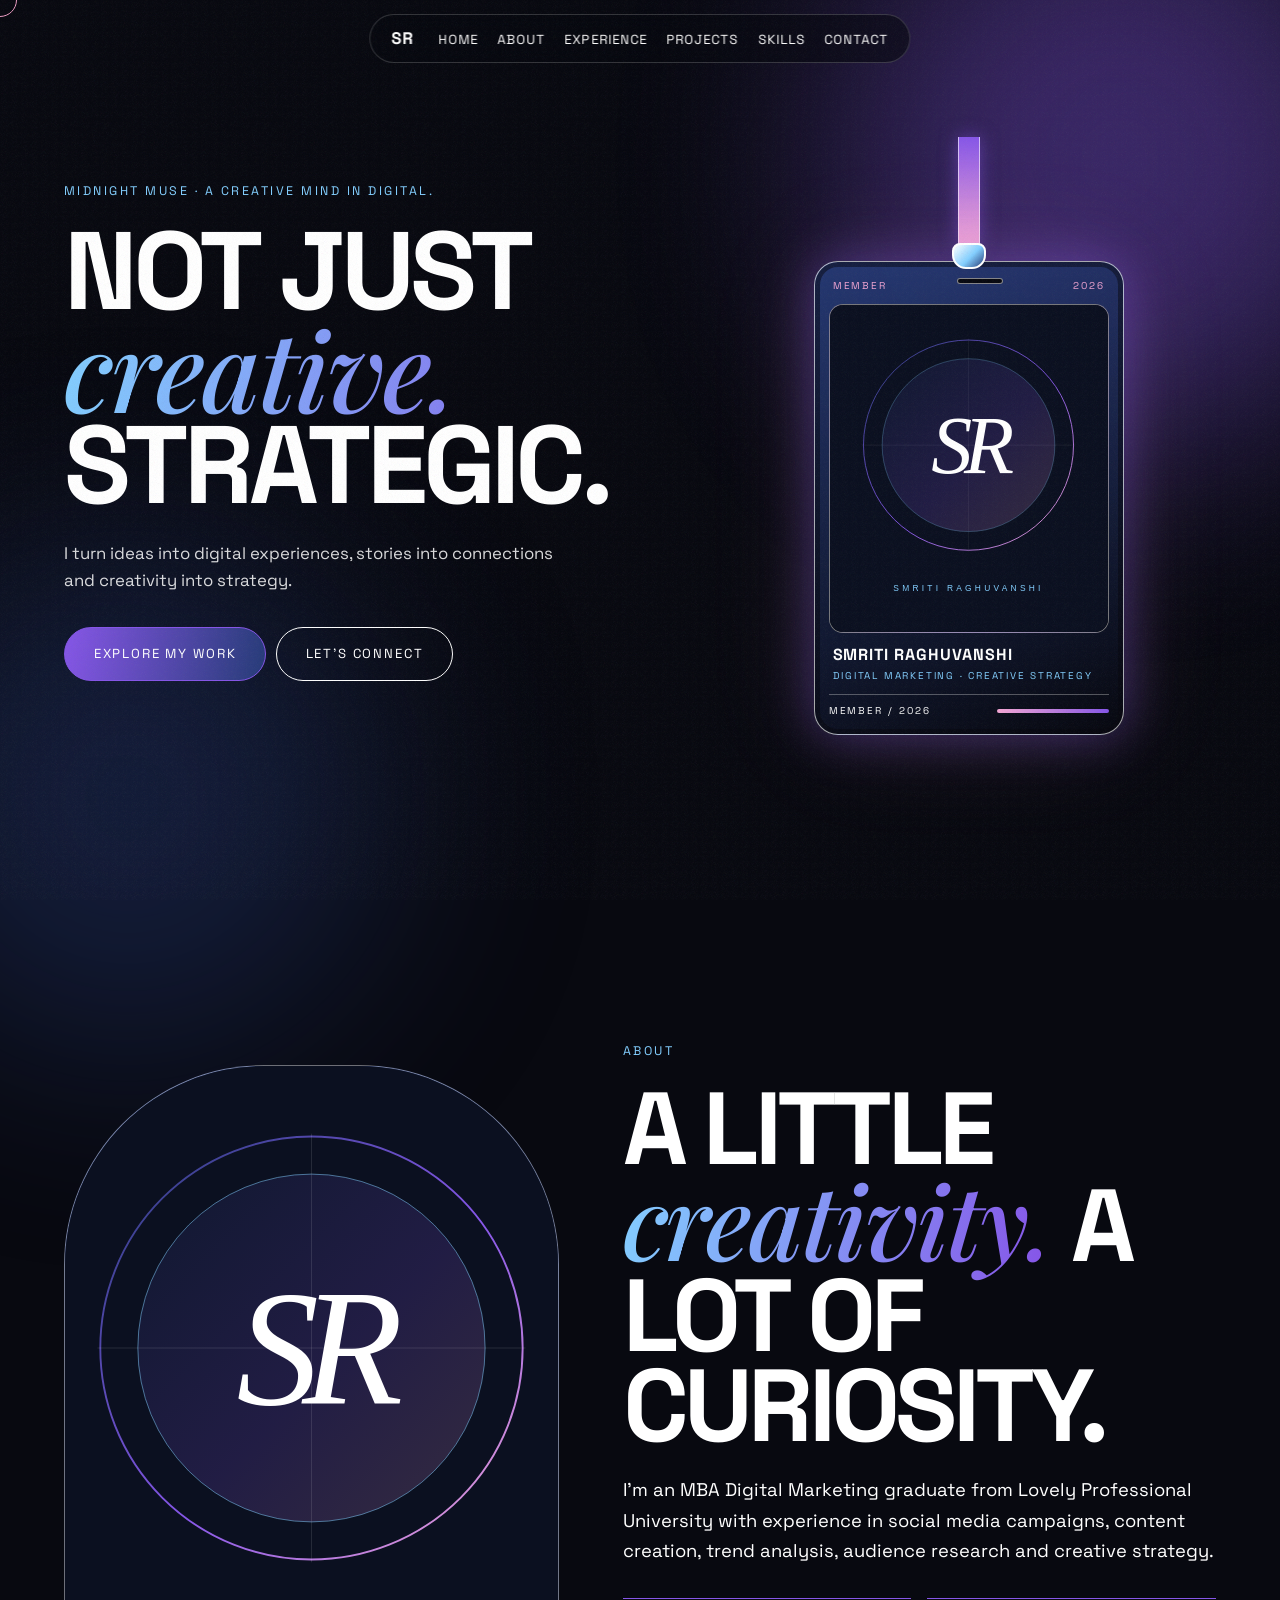
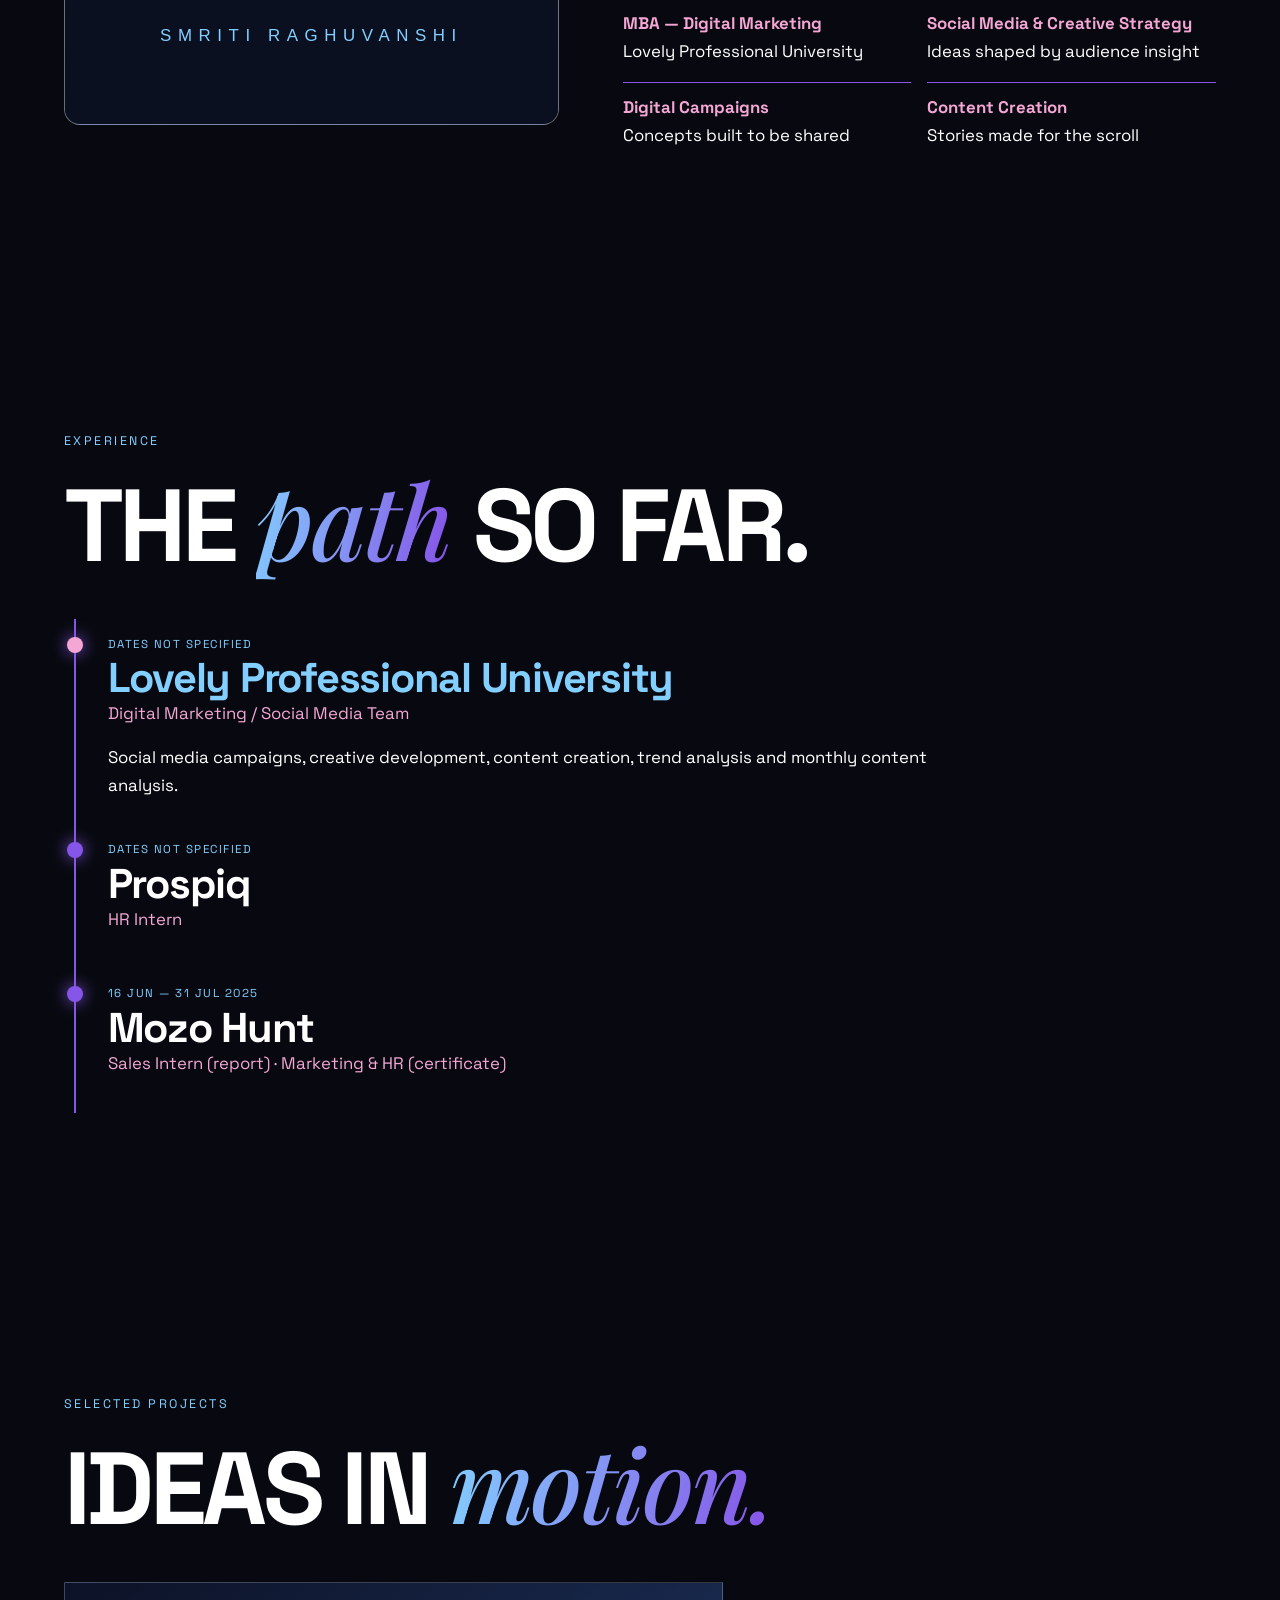
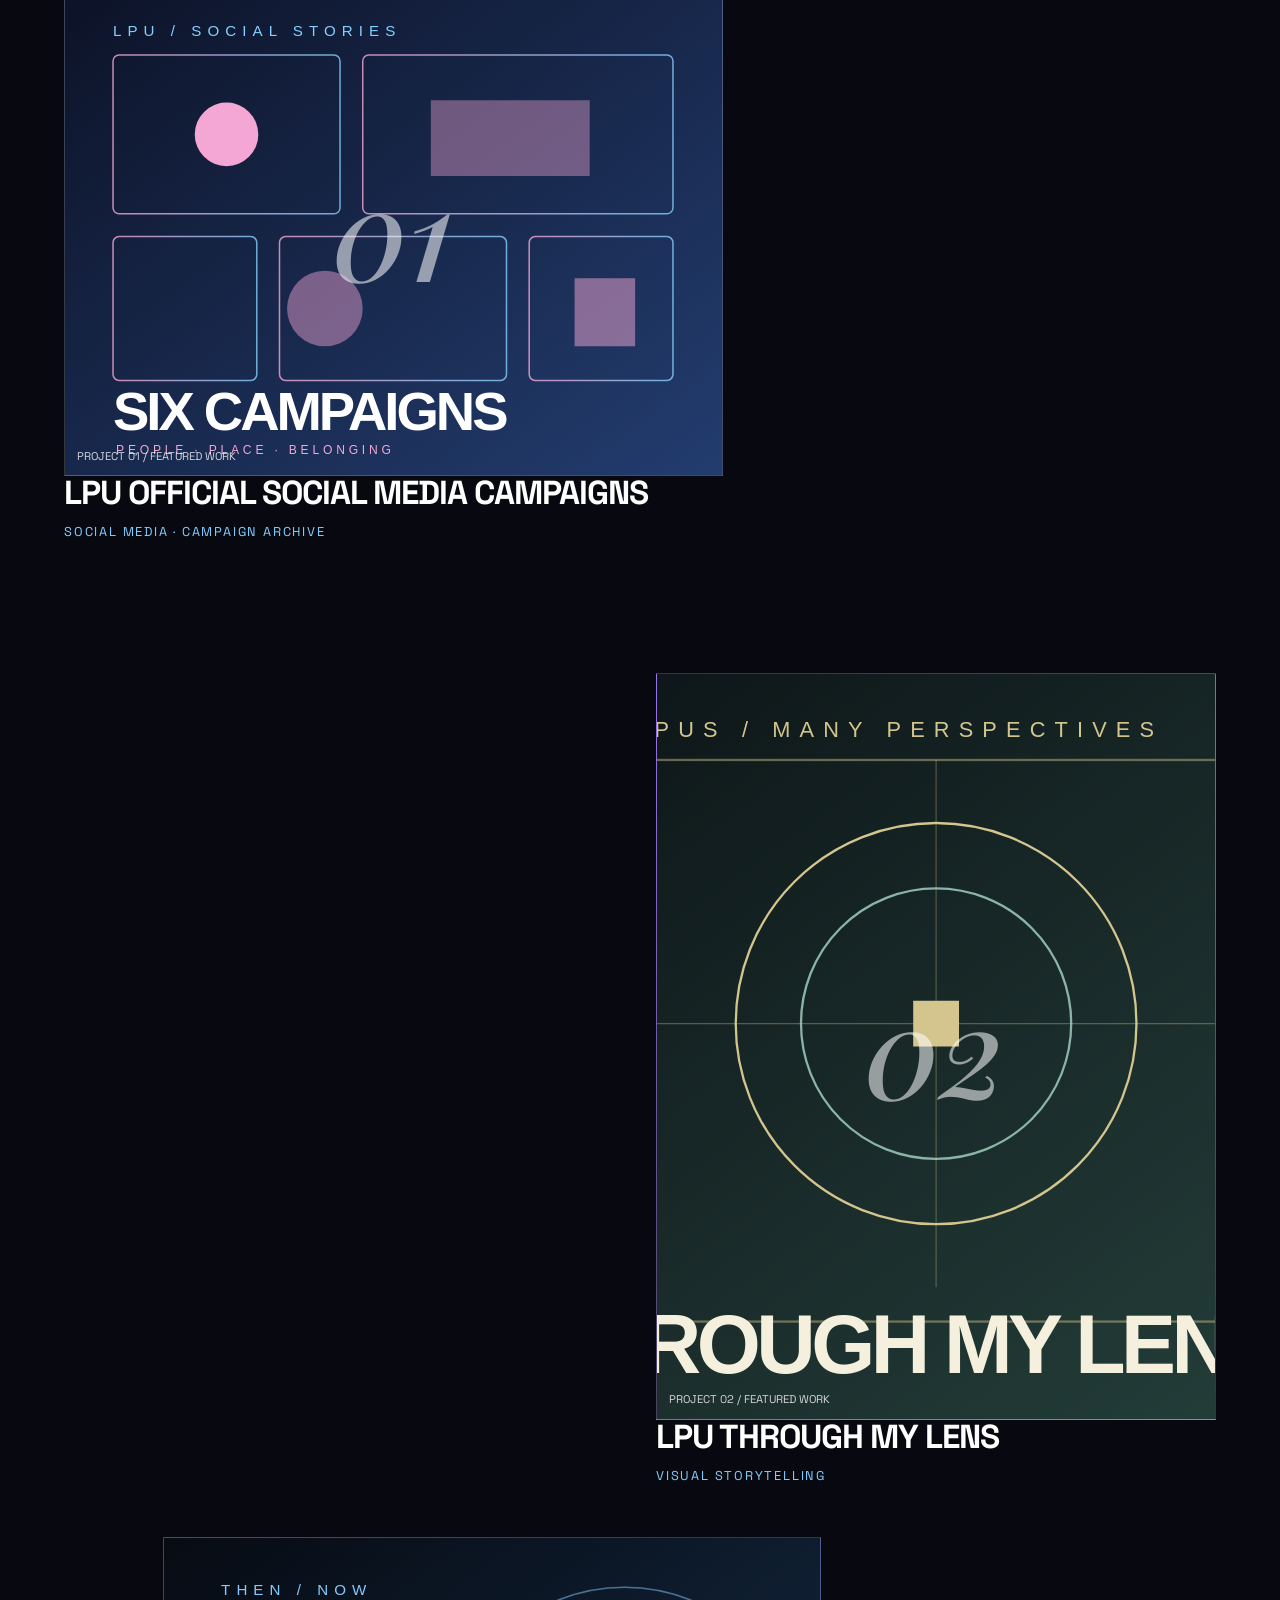
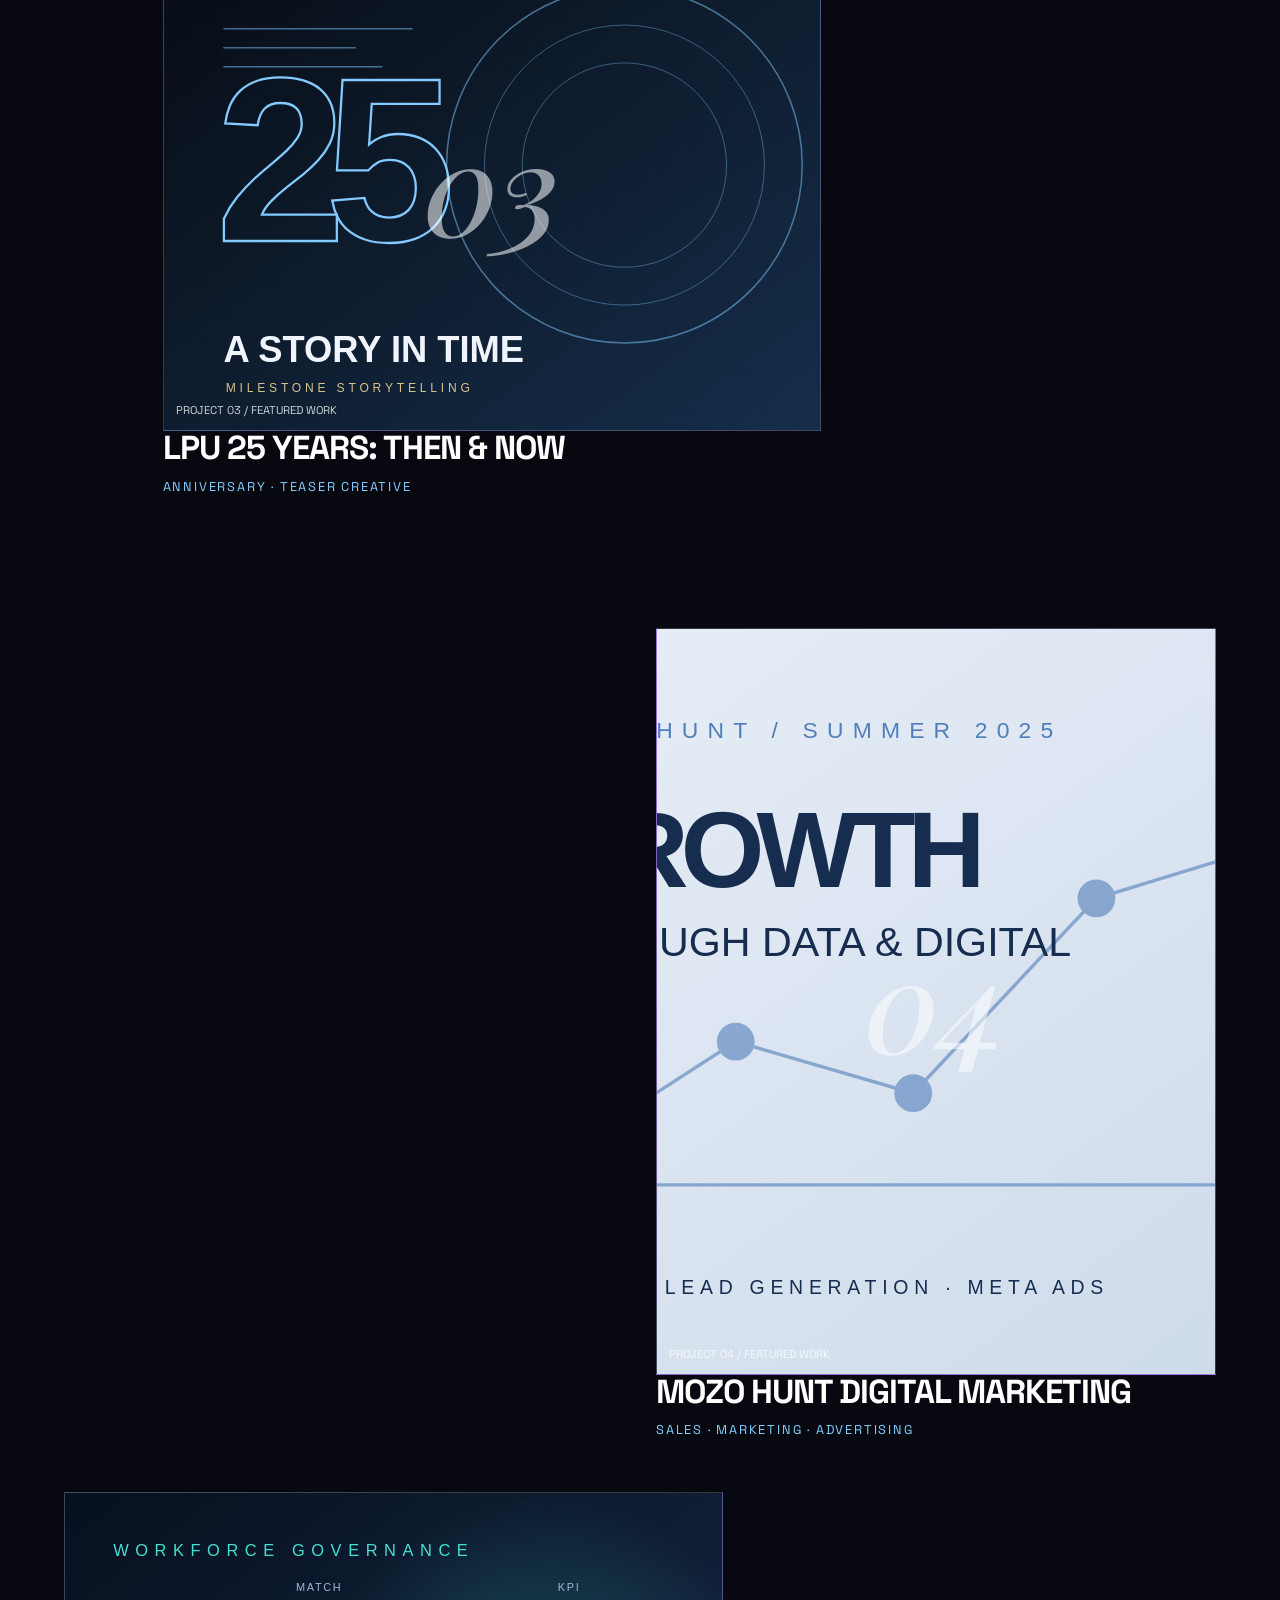
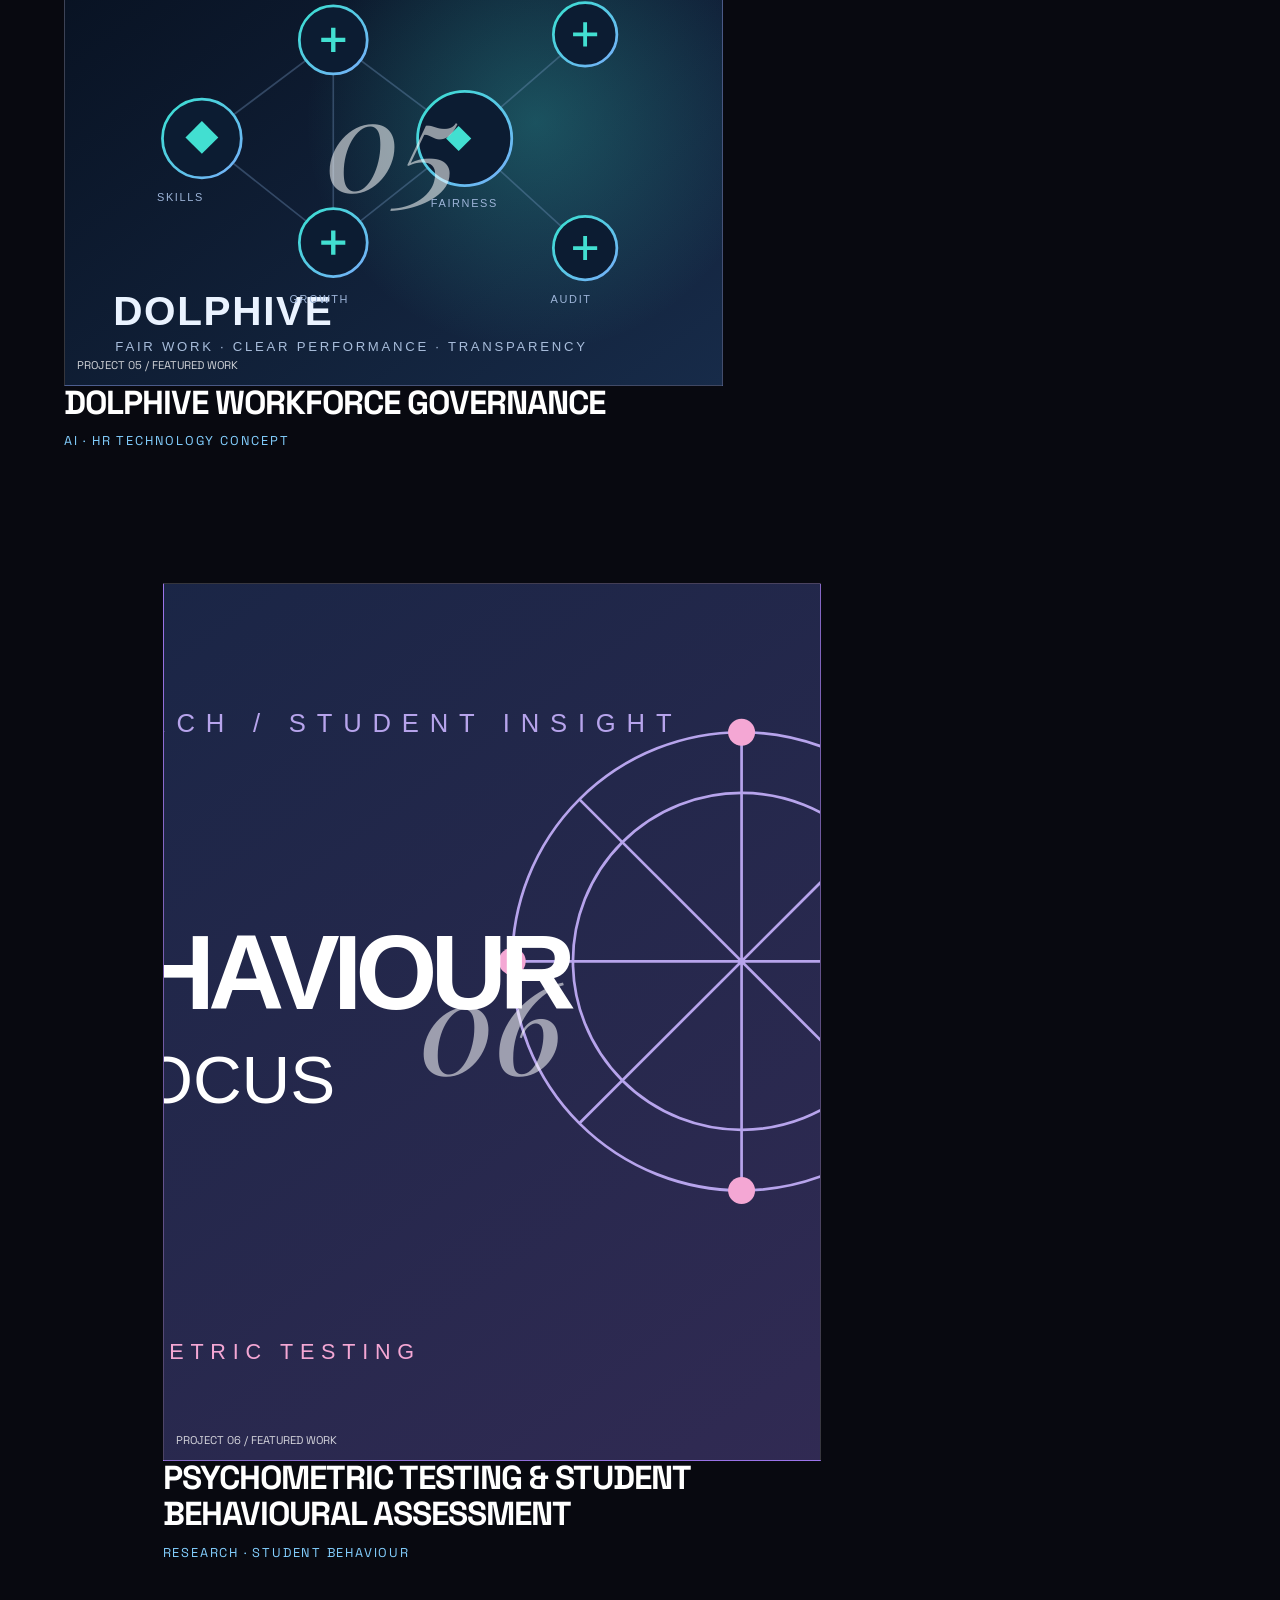
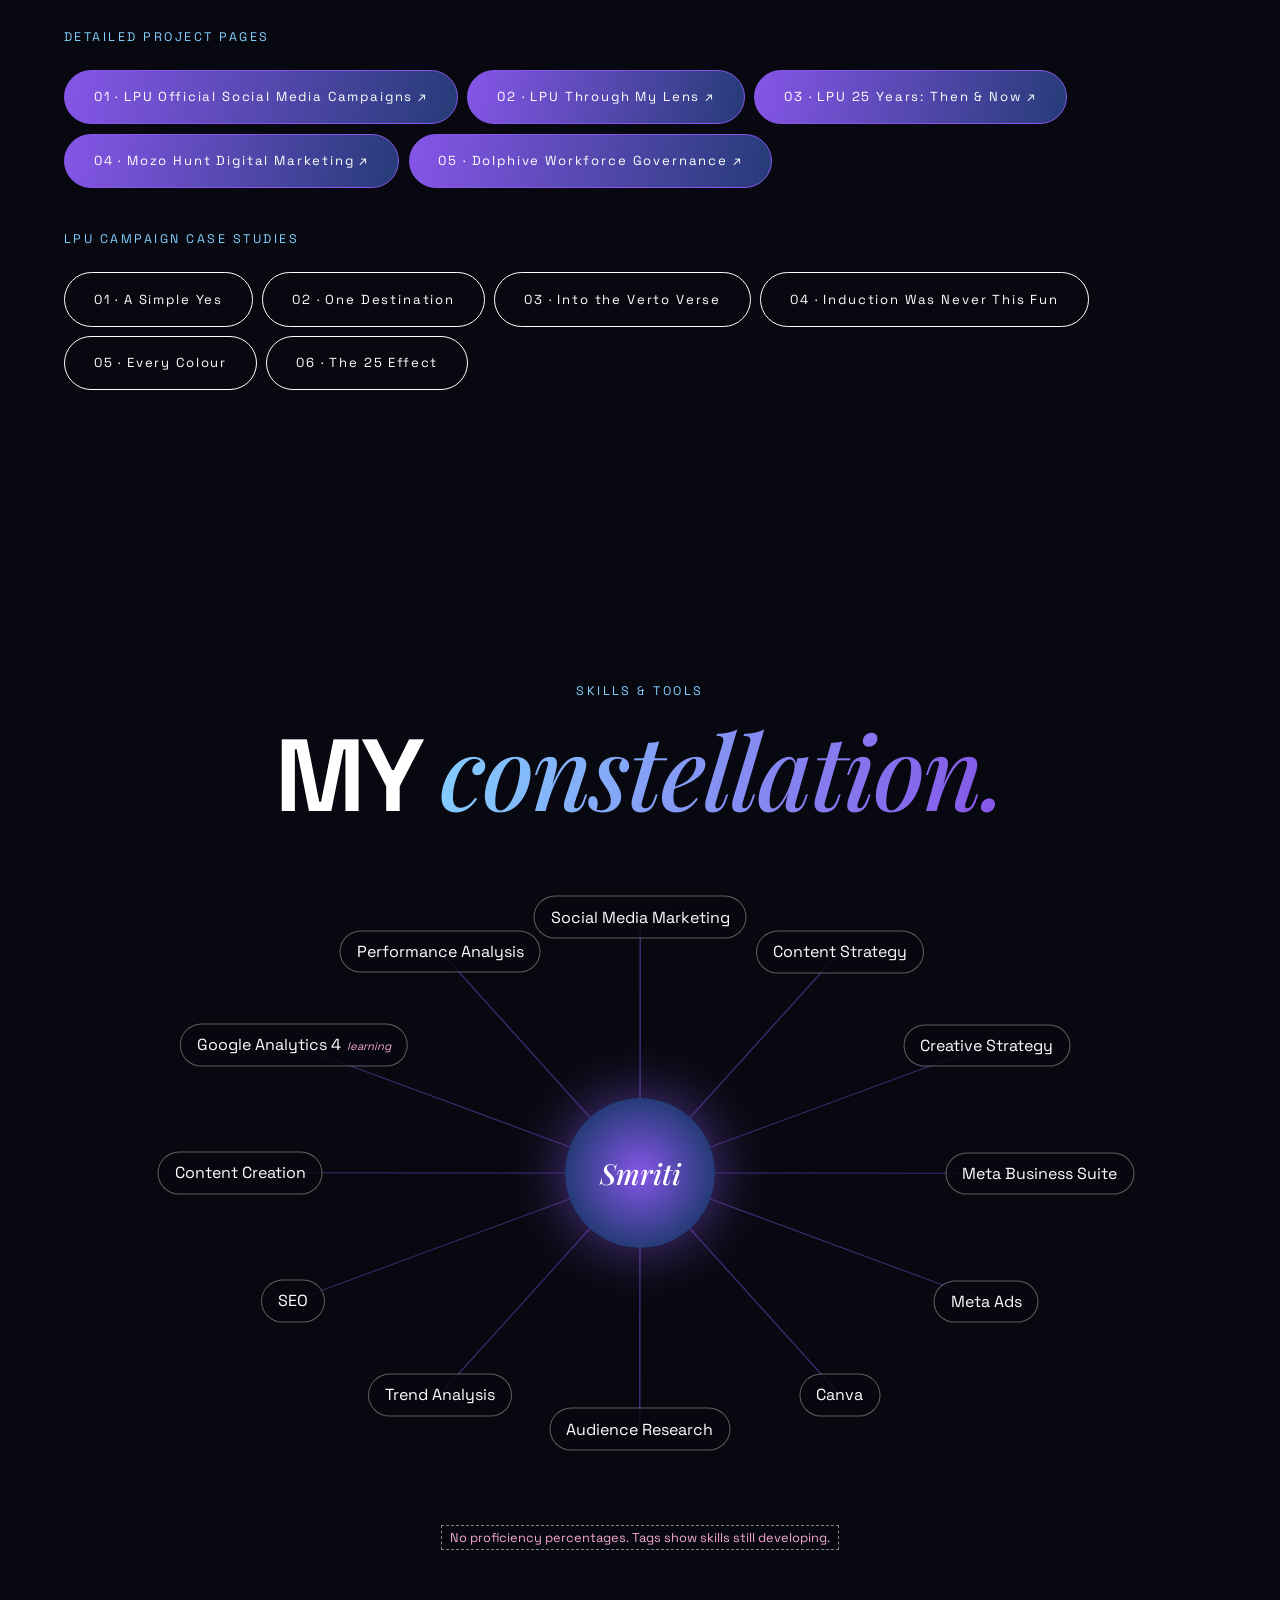
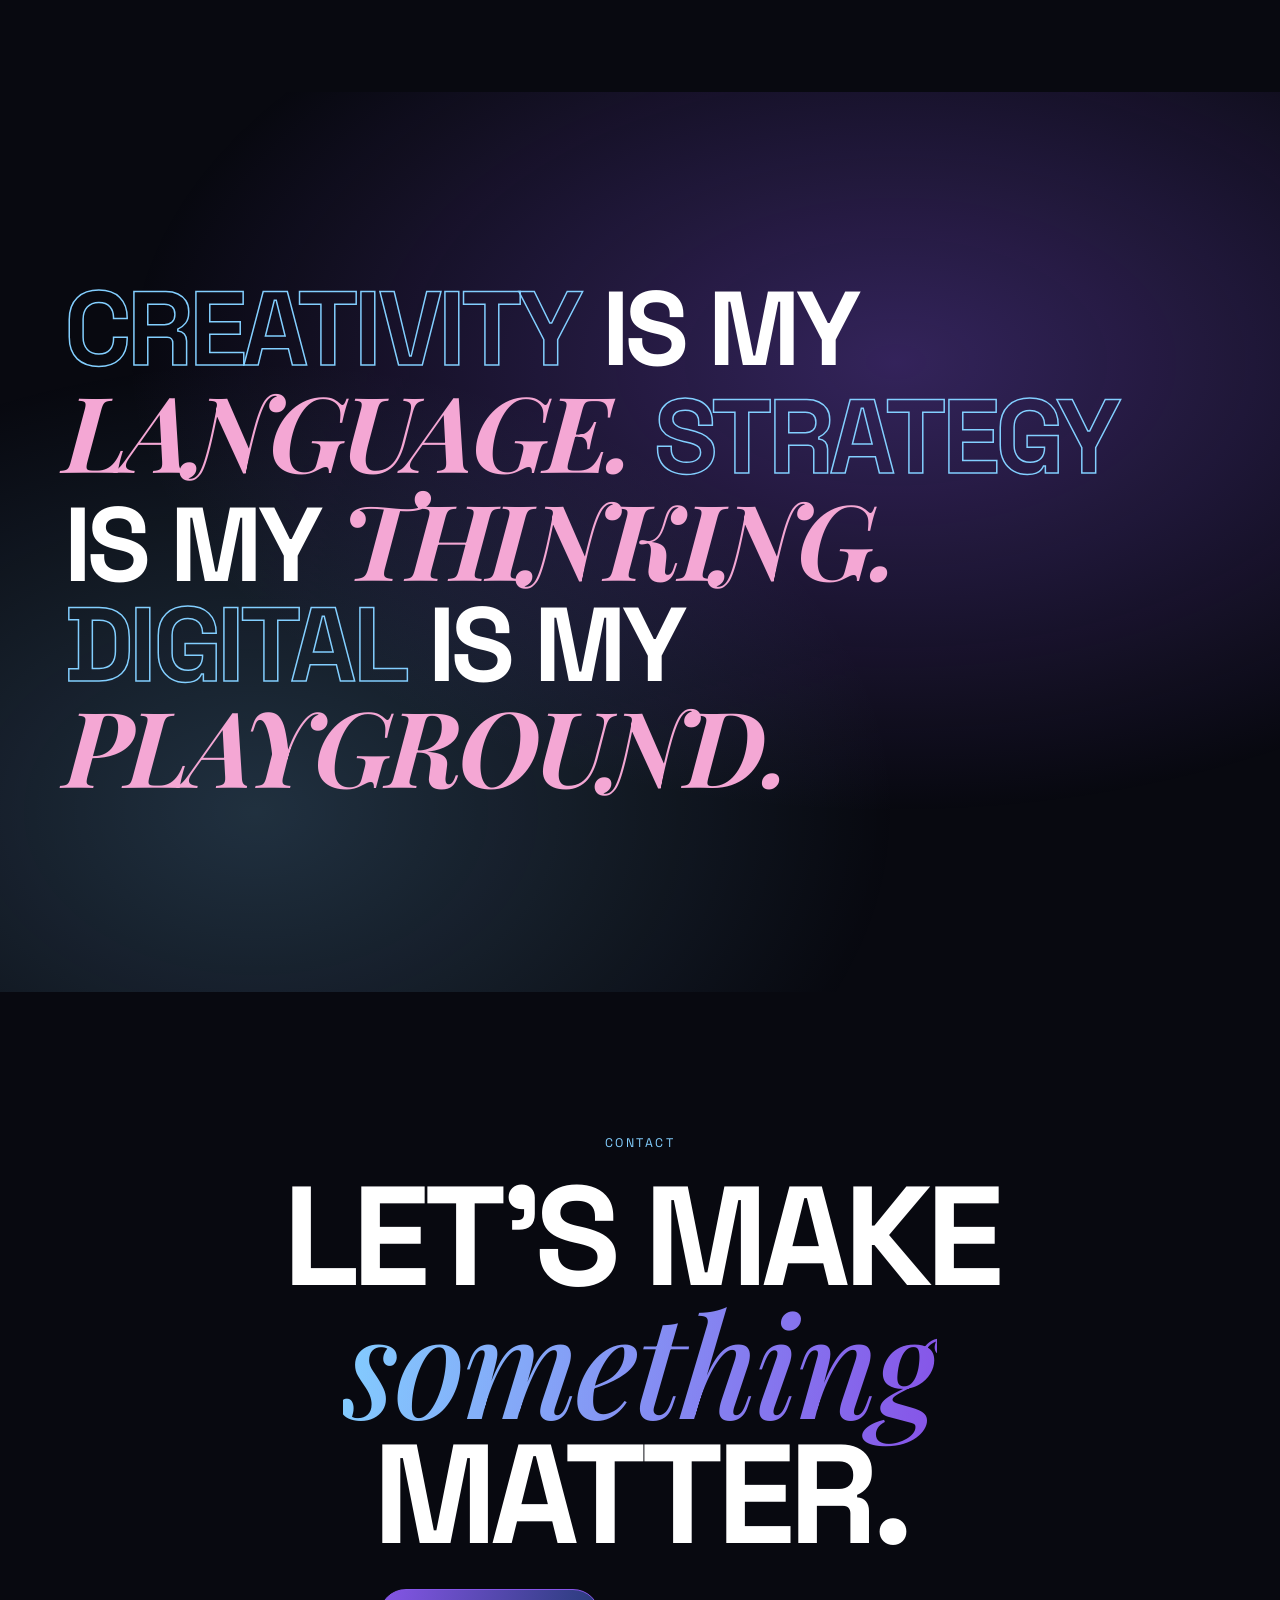
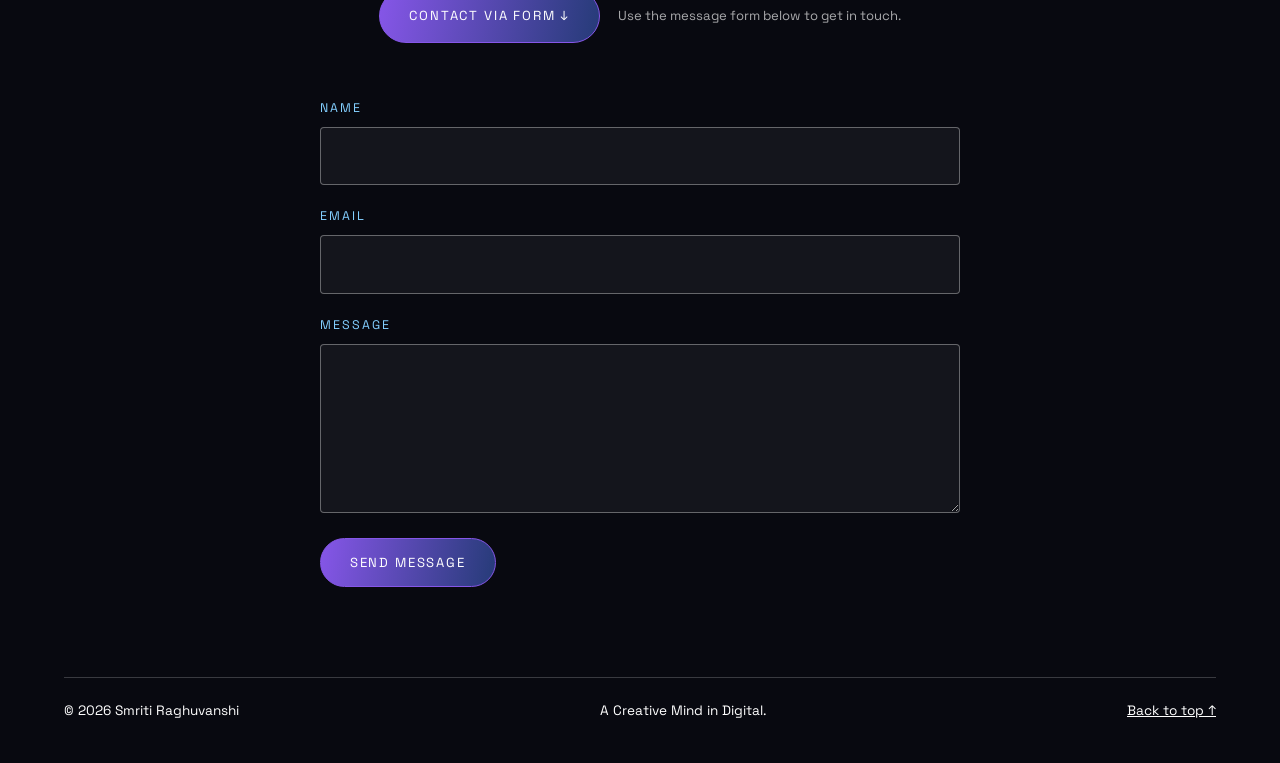
<file: public/index.html>
<!doctype html><html lang="en"><head><meta charset="utf-8"><meta name="viewport" content="width=device-width,initial-scale=1">
<title>Midnight Muse — Smriti Raghuvanshi · A Creative Mind in Digital</title>
<meta name="description" content="Smriti Raghuvanshi: MBA Digital Marketing graduate. Creative strategy, social media campaigns and content."><meta name="theme-color" content="#080910">
<link rel="preconnect" href="https://fonts.googleapis.com"><link rel="preconnect" href="https://fonts.gstatic.com" crossorigin>
<link href="https://fonts.googleapis.com/css2?family=Playfair+Display:ital,wght@1,500;1,700&family=Space+Grotesk:wght@400;500;700&display=swap" rel="stylesheet">
<style>
:root{--k:#080910;--w:#fff;--p:#F4A7D4;--m:#263B78;--e:#8656E8;--i:#83CFFF}
.date{display:inline-block;color:var(--i);font-size:.72rem;letter-spacing:.13em;text-transform:uppercase}.contact-note{display:inline-block;color:rgba(255,255,255,.65);font-size:.82rem;margin-left:.5rem}
*{box-sizing:border-box;margin:0}html{scroll-behavior:smooth;scroll-padding-top:80px}
body{background:var(--k);color:var(--w);font:400 1.05rem/1.65 'Space Grotesk',sans-serif;overflow-x:hidden}
body::after{content:"";position:fixed;inset:0;pointer-events:none;z-index:90;opacity:.07;background:url("data:image/svg+xml,%3Csvg xmlns='http://www.w3.org/2000/svg' width='160' height='160'%3E%3Cfilter id='n'%3E%3CfeTurbulence baseFrequency='.9' numOctaves='2'/%3E%3C/filter%3E%3Crect width='160' height='160' filter='url(%23n)'/%3E%3C/svg%3E")}
.orb{position:fixed;z-index:-1;border-radius:50%;filter:blur(110px);opacity:.4;animation:dr 22s ease-in-out infinite alternate}.o1{width:45vw;height:45vw;background:var(--e);top:-10vw;right:-10vw}.o2{width:40vw;height:40vw;background:var(--m);bottom:-12vw;left:-10vw;animation-delay:-8s}@keyframes dr{to{transform:translate(6vw,5vh) scale(1.15)}}
a{color:inherit}section{position:relative;padding:clamp(5rem,11vw,9rem) clamp(1.2rem,5vw,4rem)}
.d{font-weight:700;line-height:.88;letter-spacing:-.045em;text-transform:uppercase;font-size:clamp(2.6rem,8vw,8rem)}.s{font-family:'Playfair Display',serif;font-style:italic;font-weight:500;text-transform:none;letter-spacing:-.02em}
.g{background:linear-gradient(100deg,var(--i),var(--e) 50%,var(--p));-webkit-background-clip:text;background-clip:text;color:transparent;background-size:200%;animation:gs 8s linear infinite alternate}@keyframes gs{to{background-position:100%}}
.k{font-size:.78rem;letter-spacing:.2em;text-transform:uppercase;color:var(--i);display:block;margin-bottom:1.4rem}.ph{font-size:.8rem;border:1px dashed rgba(255,255,255,.5);padding:.05rem .5rem;color:var(--p)}
.r{opacity:0;transform:translateY(50px);transition:opacity .9s,transform .9s cubic-bezier(.2,.7,.2,1);transition-delay:var(--d,0s)}.r.in{opacity:1;transform:none}
nav{position:fixed;z-index:60;top:14px;left:50%;transform:translateX(-50%);display:flex;align-items:center;gap:1.4rem;padding:.6rem 1.3rem;border-radius:99px;background:rgba(8,9,16,.6);backdrop-filter:blur(14px);-webkit-backdrop-filter:blur(14px);border:1px solid rgba(255,255,255,.18);max-width:calc(100vw - 20px)}
nav b{letter-spacing:.1em}nav ul{display:flex;gap:1.2rem;list-style:none;padding:0}nav a{text-decoration:none;font-size:.82rem;letter-spacing:.08em;transition:color .3s,text-shadow .3s}nav ul a:hover{color:var(--p);text-shadow:0 0 14px var(--e)}
#mb{display:none;background:var(--e);color:#fff;border:0;border-radius:99px;padding:.35rem .9rem;font:inherit;cursor:pointer}
#home{min-height:100svh;display:grid;grid-template-columns:1.25fr 1fr;gap:3vw;align-items:center;padding-top:7rem;overflow:hidden}
#home h1{font-size:clamp(3rem,8.6vw,9.5rem)}#home h1 span{display:block}.sub{max-width:32rem;margin:1.6rem 0 2rem;color:rgba(255,255,255,.85)}
.btn{display:inline-block;padding:.95rem 1.8rem;border-radius:99px;border:1.5px solid #fff;text-decoration:none;font-size:.82rem;letter-spacing:.14em;margin:0 .6rem .6rem 0;transition:all .3s;background:none;color:#fff;font-family:inherit;cursor:pointer}
.btn.f{background:linear-gradient(100deg,var(--e),var(--m));border-color:var(--e)}.btn:hover,.btn:focus-visible{background:var(--p);color:var(--k);border-color:var(--p);box-shadow:0 0 28px rgba(244,167,212,.45)}
.stage{display:grid;place-items:start center;perspective:1000px}.lan{transform-origin:50% 0;animation:sw 6s ease-in-out infinite alternate;display:flex;flex-direction:column;align-items:center}@keyframes sw{from{rotate:-2.8deg}to{rotate:2.8deg}}
.strap{width:22px;height:clamp(60px,12vh,110px);background:linear-gradient(var(--e),var(--p));border:1px solid rgba(255,255,255,.6);border-top:0;box-shadow:0 0 18px rgba(134,86,232,.5)}
.clip{width:34px;height:26px;border:2px solid #fff;border-radius:8px 8px 14px 14px;background:linear-gradient(135deg,#fff,var(--i) 55%,var(--m));margin-top:-2px;z-index:2}
.card{--rx:0deg;--ry:0deg;width:min(310px,76vw);margin-top:-8px;padding:14px;border-radius:24px;border:1.5px solid rgba(255,255,255,.65);background:linear-gradient(160deg,rgba(38,59,120,.92),rgba(8,9,16,.92));transform:rotateX(var(--rx)) rotateY(var(--ry));transition:transform .25s;box-shadow:0 0 50px rgba(134,86,232,.4),0 0 110px rgba(244,167,212,.14),inset 0 0 0 5px rgba(8,9,16,.5)}
.ct{display:flex;justify-content:space-between;font-size:.62rem;letter-spacing:.2em;color:var(--p);padding:2px 4px 10px}.ct i{display:block;width:46px;height:6px;border-radius:9px;background:#080910;border:1px solid rgba(255,255,255,.5)}
.ph0{position:relative;aspect-ratio:4/4.7;border-radius:14px;overflow:hidden;border:1px solid rgba(255,255,255,.45);background:radial-gradient(circle at 50% 30%,var(--e),var(--k) 70%);display:grid;place-items:center;text-align:center;font-size:.72rem;padding:1rem}.ph0 img{position:absolute;inset:0;width:100%;height:100%;object-fit:cover;object-position:top}
.cn{padding:12px 4px 2px;font-weight:700;letter-spacing:.06em;font-size:1rem;line-height:1.2}.cn small{display:block;font-weight:400;font-size:.62rem;letter-spacing:.18em;color:var(--i);margin-top:6px}.bar{display:flex;justify-content:space-between;align-items:center;margin-top:10px;border-top:1px solid rgba(255,255,255,.3);padding-top:8px;font-size:.62rem;letter-spacing:.2em}.bar::before{content:"";width:40%;height:4px;background:linear-gradient(90deg,var(--p),var(--e));border-radius:9px;order:2}
#about{display:grid;grid-template-columns:1fr 1.2fr;gap:5vw;align-items:center}.pf{position:relative;aspect-ratio:3/4;border-radius:200px 200px 16px 16px;overflow:hidden;border:1px solid rgba(255,255,255,.4);background:linear-gradient(160deg,var(--m),var(--k));display:grid;place-items:center;text-align:center;padding:1rem}.pf img{position:absolute;inset:0;width:100%;height:100%;object-fit:cover;object-position:top}
.fa{display:grid;grid-template-columns:1fr 1fr;gap:1rem;margin-top:2rem}.fa div{border-top:1px solid var(--e);padding-top:.7rem}.fa b{display:block;color:var(--p)}
.tl{max-width:900px;border-left:2px solid var(--e);margin-left:.6rem;margin-top:3rem}.ti{position:relative;padding:0 0 1.6rem 2rem}.ti::before{content:"";position:absolute;left:-9px;top:1.1rem;width:16px;height:16px;border-radius:50%;background:var(--e);box-shadow:0 0 16px var(--e);transition:background .3s}.ti.on::before{background:var(--p)}
.ti button{all:unset;cursor:pointer;display:block;width:100%;padding:.6rem 0}.ti h3{font-size:clamp(1.4rem,3.6vw,2.6rem);letter-spacing:-.03em;line-height:1.05;transition:color .3s}.ti button:hover h3,.ti.on h3{color:var(--i)}.ti .pn{display:grid;grid-template-rows:0fr;transition:grid-template-rows .5s}.ti.on .pn{grid-template-rows:1fr}.pn>div{overflow:hidden}.pn p{padding-top:.4rem}
.wg{display:grid;grid-template-columns:repeat(12,1fr);gap:clamp(2rem,4vw,4rem) 2rem;margin-top:3rem}.pc{grid-column:span 7;all:unset;cursor:pointer;display:block;grid-column:span 7}.pc:nth-child(even){grid-column:7/-1;margin-top:5rem}.pc:nth-child(3n){grid-column:2/9}.pc:focus-visible{outline:3px solid var(--i);outline-offset:6px}
.im{position:relative;aspect-ratio:4/3;overflow:hidden;display:grid;place-items:center;background:linear-gradient(135deg,var(--m),var(--k));border:1px solid rgba(255,255,255,.18)}.pc:nth-child(even) .im{aspect-ratio:3/4;background:linear-gradient(200deg,var(--e),var(--k))}.im img{position:absolute;inset:0;width:100%;height:100%;object-fit:cover;transition:transform .8s}
.im em{font:italic 500 clamp(4rem,10vw,8rem)/1 'Playfair Display',serif;opacity:.55;transition:transform .8s}.im::after{content:"";position:absolute;inset:0;background:linear-gradient(transparent 40%,rgba(244,167,212,.55));opacity:0;transition:opacity .5s}.im small{position:absolute;left:12px;bottom:10px;font-size:.7rem;z-index:2;opacity:.8}
.pc:hover .im img,.pc:hover .im em{transform:scale(1.08)}.pc:hover .im::after{opacity:1}.pc h3{font-size:clamp(1.3rem,2.6vw,2.2rem);line-height:1.05;margin:1rem 0 .3rem;letter-spacing:-.03em;text-transform:uppercase;display:inline;background:linear-gradient(var(--p),var(--p)) 0 100%/0 2px no-repeat;transition:background-size .5s}.pc:hover h3{background-size:100% 2px}.pc span.c{display:block;color:var(--i);font-size:.8rem;letter-spacing:.14em;text-transform:uppercase;margin-top:.5rem}
dialog{border:1px solid rgba(255,255,255,.3);width:min(780px,94vw);max-height:90vh;background:#0d0f1c;color:#fff;padding:clamp(1.2rem,4vw,3rem);margin:auto;border-radius:6px;box-shadow:0 0 80px rgba(134,86,232,.35)}dialog::backdrop{background:rgba(8,9,16,.82);backdrop-filter:blur(5px)}dialog h3{font-size:clamp(1.8rem,5vw,3.4rem);line-height:.95;letter-spacing:-.04em;text-transform:uppercase;margin:.4rem 0 1rem}.tg{display:flex;flex-wrap:wrap;gap:.5rem;margin:1rem 0}.tg span{border:1px solid var(--e);padding:.15rem .8rem;border-radius:99px;font-size:.82rem}
#skills{text-align:center}.cs{position:relative;height:min(78vw,640px);max-width:1000px;margin:2rem auto 0}.cs svg{position:absolute;inset:0;width:100%;height:100%}.cs line{stroke:var(--e);stroke-opacity:.45;stroke-width:.15}.cs .ctr{position:absolute;left:50%;top:50%;translate:-50% -50%;width:clamp(90px,16vw,150px);aspect-ratio:1;border-radius:50%;display:grid;place-items:center;background:radial-gradient(var(--e),var(--m) 70%);box-shadow:0 0 60px rgba(134,86,232,.6);font:italic 500 clamp(1.1rem,2.6vw,1.8rem) 'Playfair Display',serif}
.nd{position:absolute;translate:-50% -50%;padding:.45rem 1rem;border-radius:99px;border:1px solid rgba(255,255,255,.35);background:rgba(8,9,16,.8);font-size:clamp(.72rem,1.5vw,1rem);white-space:nowrap;transition:all .3s;animation:fl 6s ease-in-out infinite alternate;animation-delay:var(--a)}.nd:hover{color:var(--k);background:var(--p);border-color:var(--p);box-shadow:0 0 26px rgba(244,167,212,.5);z-index:3}.nd em{color:var(--p);font-size:.7em;margin-left:.4rem}.nd:hover em{color:var(--k)}@keyframes fl{to{margin-top:-14px}}
#statement{min-height:100svh;display:grid;place-items:center;text-align:left;background:radial-gradient(60% 50% at 70% 30%,rgba(134,86,232,.35),transparent),radial-gradient(50% 50% at 20% 80%,rgba(131,207,255,.2),transparent)}#statement p{font-size:clamp(2.2rem,8.2vw,8.6rem);font-weight:700;line-height:.95;letter-spacing:-.045em;text-transform:uppercase;max-width:1300px}
.wd{display:inline-block;opacity:0;transform:translateY(40px) rotate(3deg);transition:all .8s cubic-bezier(.2,.7,.2,1);transition-delay:calc(var(--n)*70ms);margin-right:.22em}.in .wd{opacity:1;transform:none}.wd.h{color:transparent;-webkit-text-stroke:1.5px var(--i)}.wd.v{font-family:'Playfair Display',serif;font-style:italic;text-transform:none;color:var(--p)}
#contact{text-align:center;background:var(--k);padding-bottom:2.5rem}#contact h2{font-size:clamp(3rem,11vw,11rem);margin-bottom:2rem}.cl{margin:2rem 0}form{max-width:640px;margin:2.5rem auto 0;text-align:left;display:grid;gap:1rem}label{font-size:.78rem;letter-spacing:.16em;text-transform:uppercase;color:var(--i)}input,textarea{width:100%;background:rgba(255,255,255,.05);border:1px solid rgba(255,255,255,.35);color:#fff;font:inherit;padding:.9rem 1rem;border-radius:4px;margin-top:.4rem}input:focus,textarea:focus{outline:2px solid var(--e);border-color:var(--p)}#st{min-height:1.5em;color:var(--i)}
footer{display:flex;justify-content:space-between;flex-wrap:wrap;gap:1rem;margin-top:5rem;border-top:1px solid rgba(255,255,255,.2);padding-top:1.4rem;font-size:.85rem;text-align:left}
:focus-visible{outline:3px solid var(--i);outline-offset:3px}.cur{position:fixed;z-index:100;left:0;top:0;width:34px;height:34px;margin:-17px 0 0 -17px;border:1.5px solid var(--p);border-radius:50%;pointer-events:none;transition:width .25s,height .25s,margin .25s,background .25s;mix-blend-mode:difference}.cur.h{width:64px;height:64px;margin:-32px 0 0 -32px;background:rgba(244,167,212,.25)}
@media(max-width:860px){#mb{display:block}nav ul{display:none;position:absolute;top:calc(100% + 8px);left:0;right:0;flex-direction:column;background:rgba(8,9,16,.96);padding:1.2rem;border-radius:22px;border:1px solid rgba(255,255,255,.2)}nav.o ul{display:flex}#home,#about{grid-template-columns:1fr}.wg{display:block}.pc,.pc:nth-child(n){display:block;margin:0 0 3rem}.pc:nth-child(even){margin-left:8%}.cs{height:auto;display:flex;flex-wrap:wrap;gap:.7rem;justify-content:center}.cs svg{display:none}.cs .ctr{position:static;translate:none;order:-1;margin:0 auto 1rem;flex-basis:100%;width:100px;height:100px;flex:0 0 100px}.nd{position:static;translate:none;animation:none;left:auto!important;top:auto!important}.fa{grid-template-columns:1fr}}
@media(prefers-reduced-motion:reduce){html{scroll-behavior:auto}*{animation:none!important;transition:none!important}.r,.wd{opacity:1;transform:none}.cur{display:none}}
</style></head><body>
<div class="orb o1" aria-hidden="true"></div><div class="orb o2" aria-hidden="true"></div><div class="cur" id="cur" aria-hidden="true"></div>
<nav id="nav" aria-label="Main"><b>SR</b><button id="mb" aria-expanded="false" aria-controls="nl">Menu</button><ul id="nl"><li><a href="#home">HOME</a></li><li><a href="#about">ABOUT</a></li><li><a href="#experience">EXPERIENCE</a></li><li><a href="#projects">PROJECTS</a></li><li><a href="#skills">SKILLS</a></li><li><a href="#contact">CONTACT</a></li></ul></nav>
<main>
<section id="home"><div><span class="k">Midnight Muse · A Creative Mind in Digital.</span><h1 class="d"><span class="r">Not just</span><span class="r s g" style="--d:.1s">creative.</span><span class="r" style="--d:.2s">Strategic.</span></h1><p class="sub r" style="--d:.35s">I turn ideas into digital experiences, stories into connections and creativity into strategy.</p><div class="r" style="--d:.45s"><a class="btn f" href="#projects">EXPLORE MY WORK</a><a class="btn" href="#contact">LET'S CONNECT</a></div></div>
<div class="stage"><div class="lan"><div class="strap"></div><div class="clip"></div><div class="card" id="card"><div class="ct"><span>MEMBER</span><i></i><span>2026</span></div><div class="ph0"><img src="img/smriti-monogram.svg" alt="Smriti Raghuvanshi editorial monogram artwork"></div><div class="cn">SMRITI RAGHUVANSHI<small>DIGITAL MARKETING · CREATIVE STRATEGY</small></div><div class="bar"><span>MEMBER / 2026</span></div></div></div></div></section>
<section id="about"><div class="pf r"><img src="img/smriti-monogram.svg" alt="Smriti Raghuvanshi editorial monogram artwork" loading="lazy"></div><div class="r" style="--d:.15s"><span class="k">About</span><h2 class="d">A little <span class="s g">creativity.</span> A lot of curiosity.</h2><p style="margin-top:1.5rem;font-size:1.15rem">I'm an MBA Digital Marketing graduate from Lovely Professional University with experience in social media campaigns, content creation, trend analysis, audience research and creative strategy.</p><div class="fa"><div><b>MBA — Digital Marketing</b>Lovely Professional University</div><div><b>Social Media &amp; Creative Strategy</b>Ideas shaped by audience insight</div><div><b>Digital Campaigns</b>Concepts built to be shared</div><div><b>Content Creation</b>Stories made for the scroll</div></div></div></section>
<section id="experience"><span class="k">Experience</span><h2 class="d r">The <span class="s g">path</span> so far.</h2><div class="tl" id="tl"></div></section>
<section id="projects"><span class="k">Selected projects</span><h2 class="d r">Ideas in <span class="s g">motion.</span></h2><div class="wg" id="wg"></div><div id="cpg" style="margin-top:4rem"></div></section>
<section id="skills"><span class="k">Skills &amp; tools</span><h2 class="d r">My <span class="s g">constellation.</span></h2><div class="cs" id="cs"></div><p class="ph" style="display:inline-block;margin-top:2rem">No proficiency percentages. Tags show skills still developing.</p></section>
<section id="statement"><p id="sp" class="r"></p></section>
<section id="contact"><span class="k">Contact</span><h2 class="d r">Let's make <span class="s g">something</span> matter.</h2><div class="cl" id="cl"></div>
<form id="f" novalidate><div><label for="fn">Name</label><input id="fn" name="name" required autocomplete="name"></div><div><label for="fe">Email</label><input id="fe" name="email" type="email" required autocomplete="email"></div><div><label for="fm">Message</label><textarea id="fm" name="message" rows="5" required></textarea></div><div><button class="btn f" type="submit">SEND MESSAGE</button><span id="st" role="status" aria-live="polite"></span></div></form>
<footer><span>© 2026 Smriti Raghuvanshi</span><span>A Creative Mind in Digital.</span><a href="#home">Back to top ↑</a></footer></section></main>
<dialog id="dlg" aria-labelledby="dt"></dialog>
<script src="content.js"></script>
<script>
const S=SITE,$=s=>document.querySelector(s),rm=matchMedia('(prefers-reduced-motion:reduce)').matches,A=(window.__HATCHABLE__||{}).api||'/api';
$('#tl').innerHTML=S.exp.map((x,i)=>`<div class="ti r${i?'':' on'}"><button aria-expanded="${!i}"><span class="date">${x.dates}</span><h3>${x.org}</h3><span style="color:var(--p)">${x.role}</span></button><div class="pn"><div><p>${x.desc}</p></div></div></div>`).join('');
$('#tl').onclick=e=>{const t=e.target.closest('.ti');if(!t)return;const o=t.classList.toggle('on');t.querySelector('button').setAttribute('aria-expanded',o)};
$('#wg').innerHTML=S.projects.map(p=>`<button class="pc r" data-i="${S.projects.indexOf(p)}" aria-label="Open project: ${p.title}"><div class="im"><img src="${p.img}" alt="" loading="lazy" onerror="this.remove()"><em>${p.no}</em><small>PROJECT ${p.no} / FEATURED WORK</small></div><h3>${p.title}</h3><span class="c">${p.cat}</span></button>`).join('');
const cl=p=>{const a=(S.campaignLinks||{})[p.no]||[];return a.length?`<span class="k" style="margin-top:1.5rem">Explore related pages</span><div class="tg">${a.map(l=>/^(https?:\/\/|campaigns\/|internship-report|projects\/)/.test(l.u)?`<a class="btn" style="padding:.5rem 1.1rem;font-size:.75rem;margin:0" href="${l.u}" target="_blank" rel="noopener noreferrer">${l.t} ↗</a>`:`<i class="ph" style="font-style:normal">${l.t}: Link unavailable</i>`).join('')}</div>`:''};
$('#cpg').innerHTML='<span class="k">Detailed project pages</span>'+S.projectPages.map(p=>`<a class="btn f" style="margin:0 .6rem .6rem 0" href="${p.u}">${p.no} · ${p.t} ↗</a>`).join('')+'<span class="k" style="margin-top:2rem">LPU campaign case studies</span>'+S.campaignPages.map((p,i)=>`<a class="btn" style="margin:0 .6rem .6rem 0" href="${p.u}">${String(i+1).padStart(2,'0')} · ${p.t}</a>`).join('');
const dlg=$('#dlg');$('#wg').onclick=e=>{const b=e.target.closest('.pc');if(!b)return;const p=S.projects[b.dataset.i];dlg.innerHTML=`<button class="btn" style="float:right" onclick="dlg.close()">CLOSE ✕</button><span class="k">${p.no} · ${p.cat}</span><h3 id="dt">${p.title}</h3>${p.obj?`<p>${p.obj}</p>`:''}<div class="tg">${p.tags.map(t=>`<span>${t}</span>`).join('')}</div>${cl(p)}`;dlg.showModal()};dlg.onclick=e=>{if(e.target===dlg)dlg.close()};
const n=S.skills.length;$('#cs').innerHTML='<svg viewBox="0 0 100 100" preserveAspectRatio="none" aria-hidden="true">'+S.skills.map((_,i)=>{const a=i/n*6.283-1.57;return`<line x1="50" y1="50" x2="${50+40*Math.cos(a)}" y2="${50+40*Math.sin(a)}"/>`}).join('')+'</svg><div class="ctr">Smriti</div>'+S.skills.map((s,i)=>{const a=i/n*6.283-1.57;return`<span class="nd" style="left:${50+40*Math.cos(a)}%;top:${50+40*Math.sin(a)}%;--a:-${i*.7}s">${s}${S.learning.includes(s)?'<em>learning</em>':''}</span>`}).join('');
const w="CREATIVITY IS MY LANGUAGE. STRATEGY IS MY THINKING. DIGITAL IS MY PLAYGROUND.".split(' ');$('#sp').innerHTML=w.map((x,i)=>`<span class="wd${/LANGUAGE|THINKING|PLAYGROUND/.test(x)?' v':/CREATIVITY|STRATEGY|DIGITAL/.test(x)?' h':''}" style="--n:${i}">${x}</span>`).join('');
$('#cl').innerHTML='<a class="btn f" href="#f">CONTACT VIA FORM ↓</a><span class="contact-note">Use the message form below to get in touch.</span>';
$('#f').onsubmit=async e=>{e.preventDefault();const st=$('#st'),f=e.target;st.textContent='Sending…';try{const r=await fetch(A+'/contact',{method:'POST',headers:{'Content-Type':'application/json'},body:JSON.stringify(Object.fromEntries(new FormData(f)))});const d=await r.json();if(r.ok){st.textContent='Thank you! Your message has been received.';f.reset()}else st.textContent=d.error||'Something went wrong.'}catch(_){st.textContent='Could not send. Please email me directly.'}};
const nav=$('#nav'),mb=$('#mb');mb.onclick=()=>{const o=nav.classList.toggle('o');mb.setAttribute('aria-expanded',o)};nav.querySelectorAll('ul a').forEach(a=>a.onclick=()=>{nav.classList.remove('o');mb.setAttribute('aria-expanded',false)});
const io=new IntersectionObserver(es=>es.forEach(e=>{if(e.isIntersecting){e.target.classList.add('in');io.unobserve(e.target)}}),{threshold:.15});document.querySelectorAll('.r').forEach(el=>io.observe(el));
if(!rm){const c=$('#card');$('#home').addEventListener('mousemove',e=>{const x=e.clientX/innerWidth-.5,y=e.clientY/innerHeight-.5;c.style.setProperty('--ry',x*22+'deg');c.style.setProperty('--rx',-y*16+'deg')});$('#home').addEventListener('mouseleave',()=>{c.style.setProperty('--ry','0deg');c.style.setProperty('--rx','0deg')});
if(matchMedia('(pointer:fine)').matches){const cu=$('#cur');addEventListener('mousemove',e=>{cu.style.transform=`translate(${e.clientX}px,${e.clientY}px)`;cu.classList.toggle('h',!!e.target.closest('a,button,.nd,input,textarea'))})}}
</script></body></html>
</file>
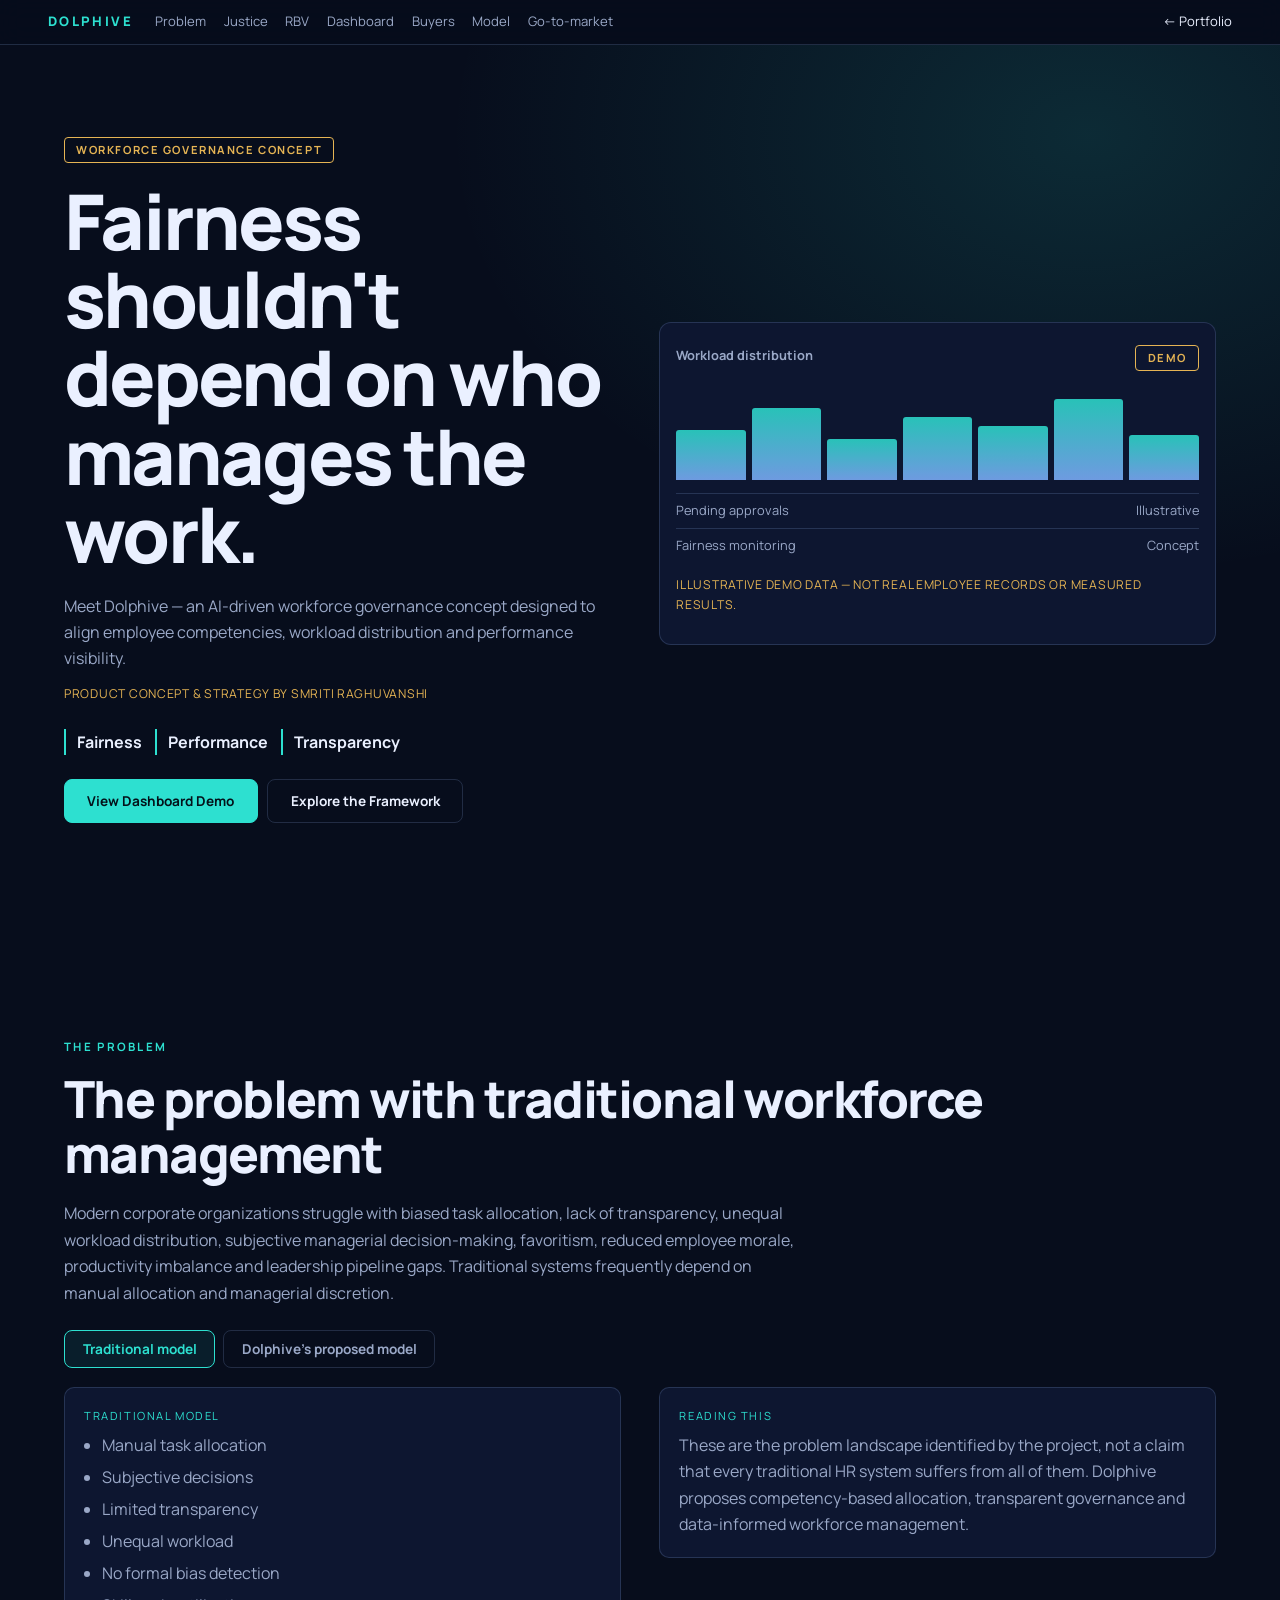
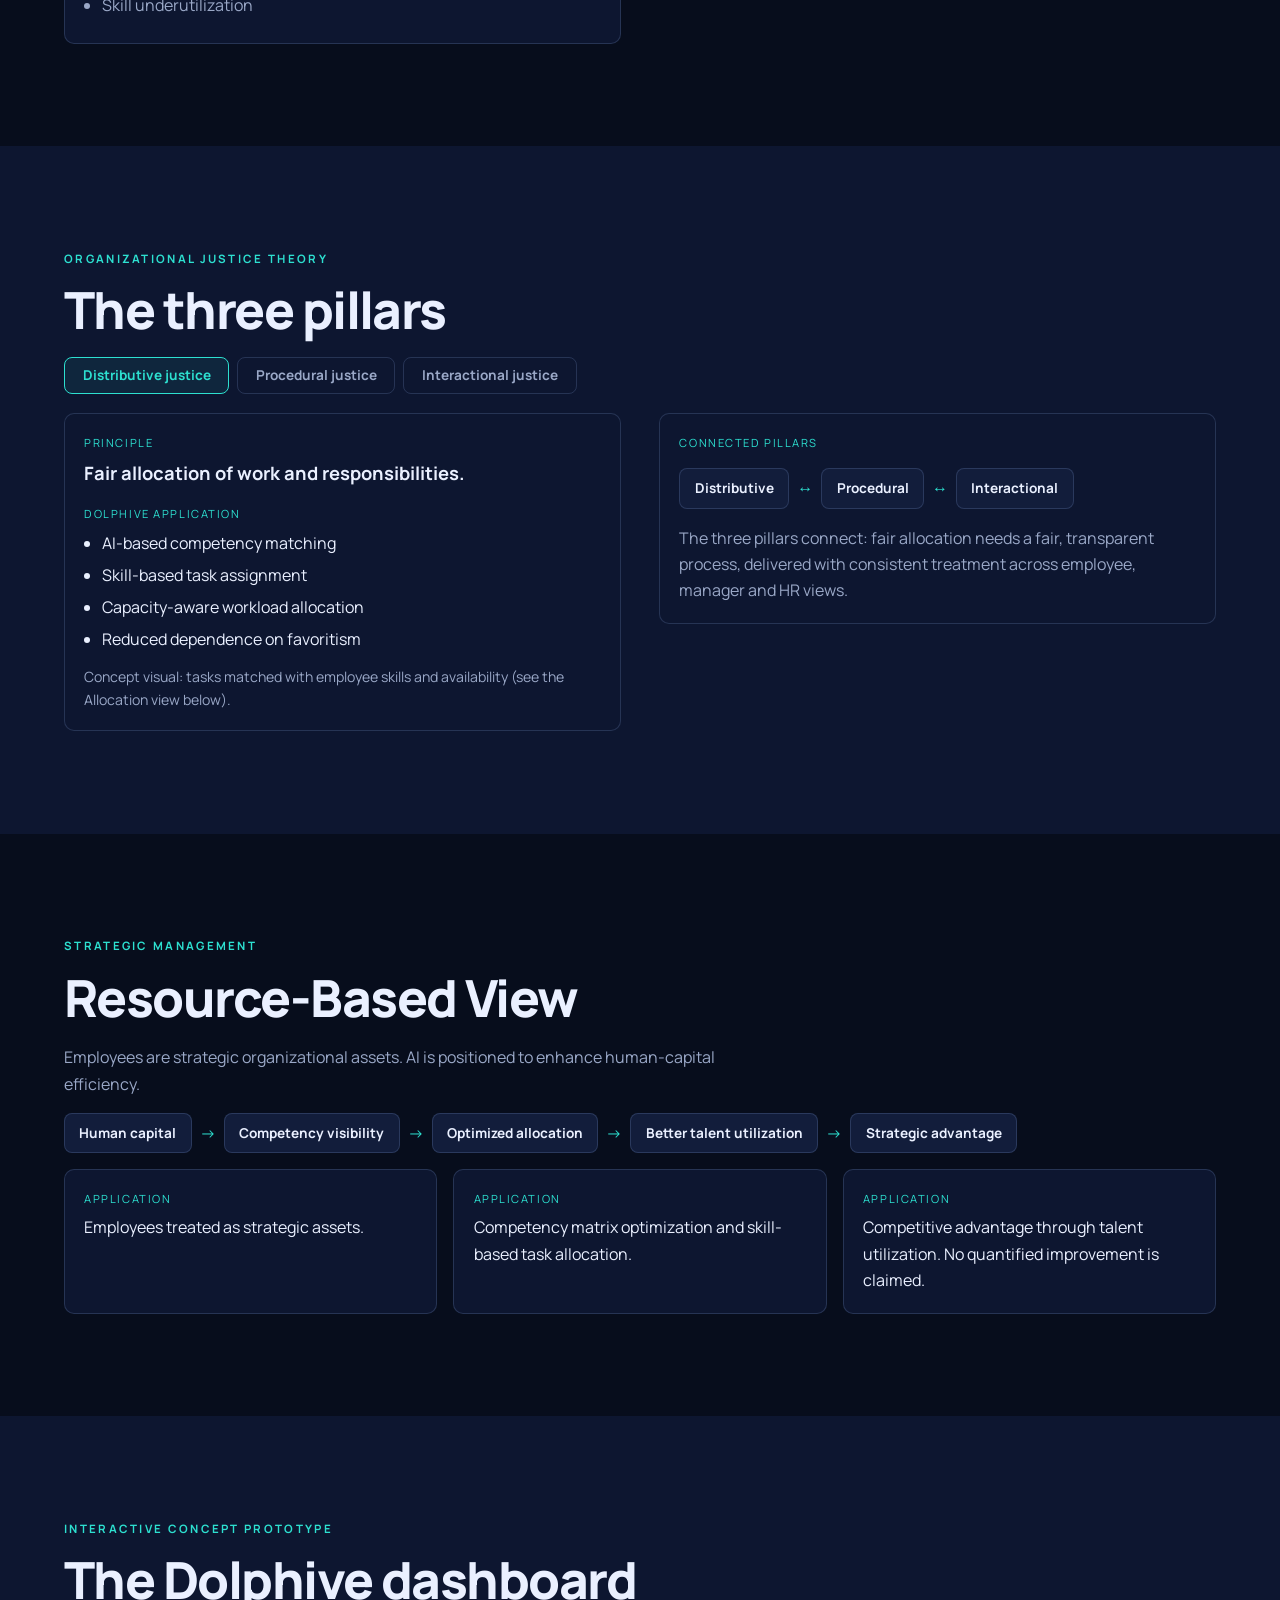
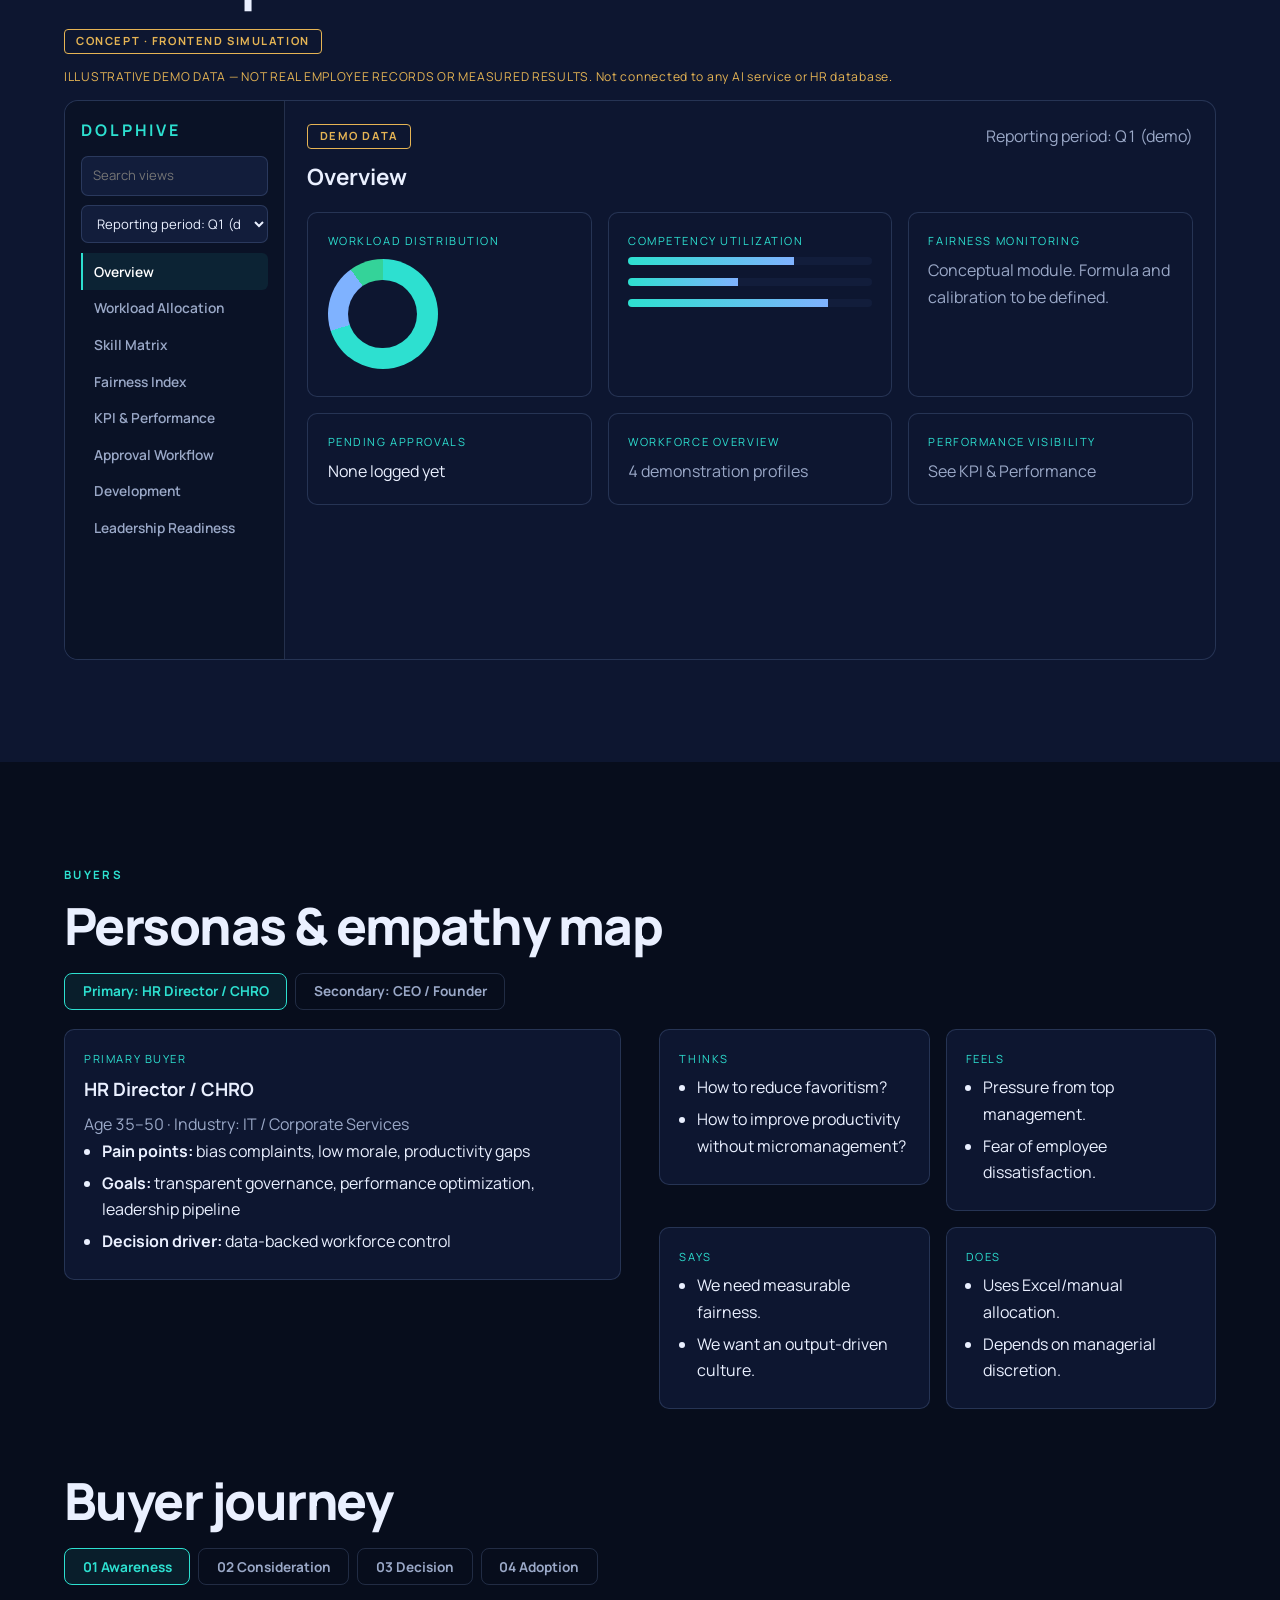
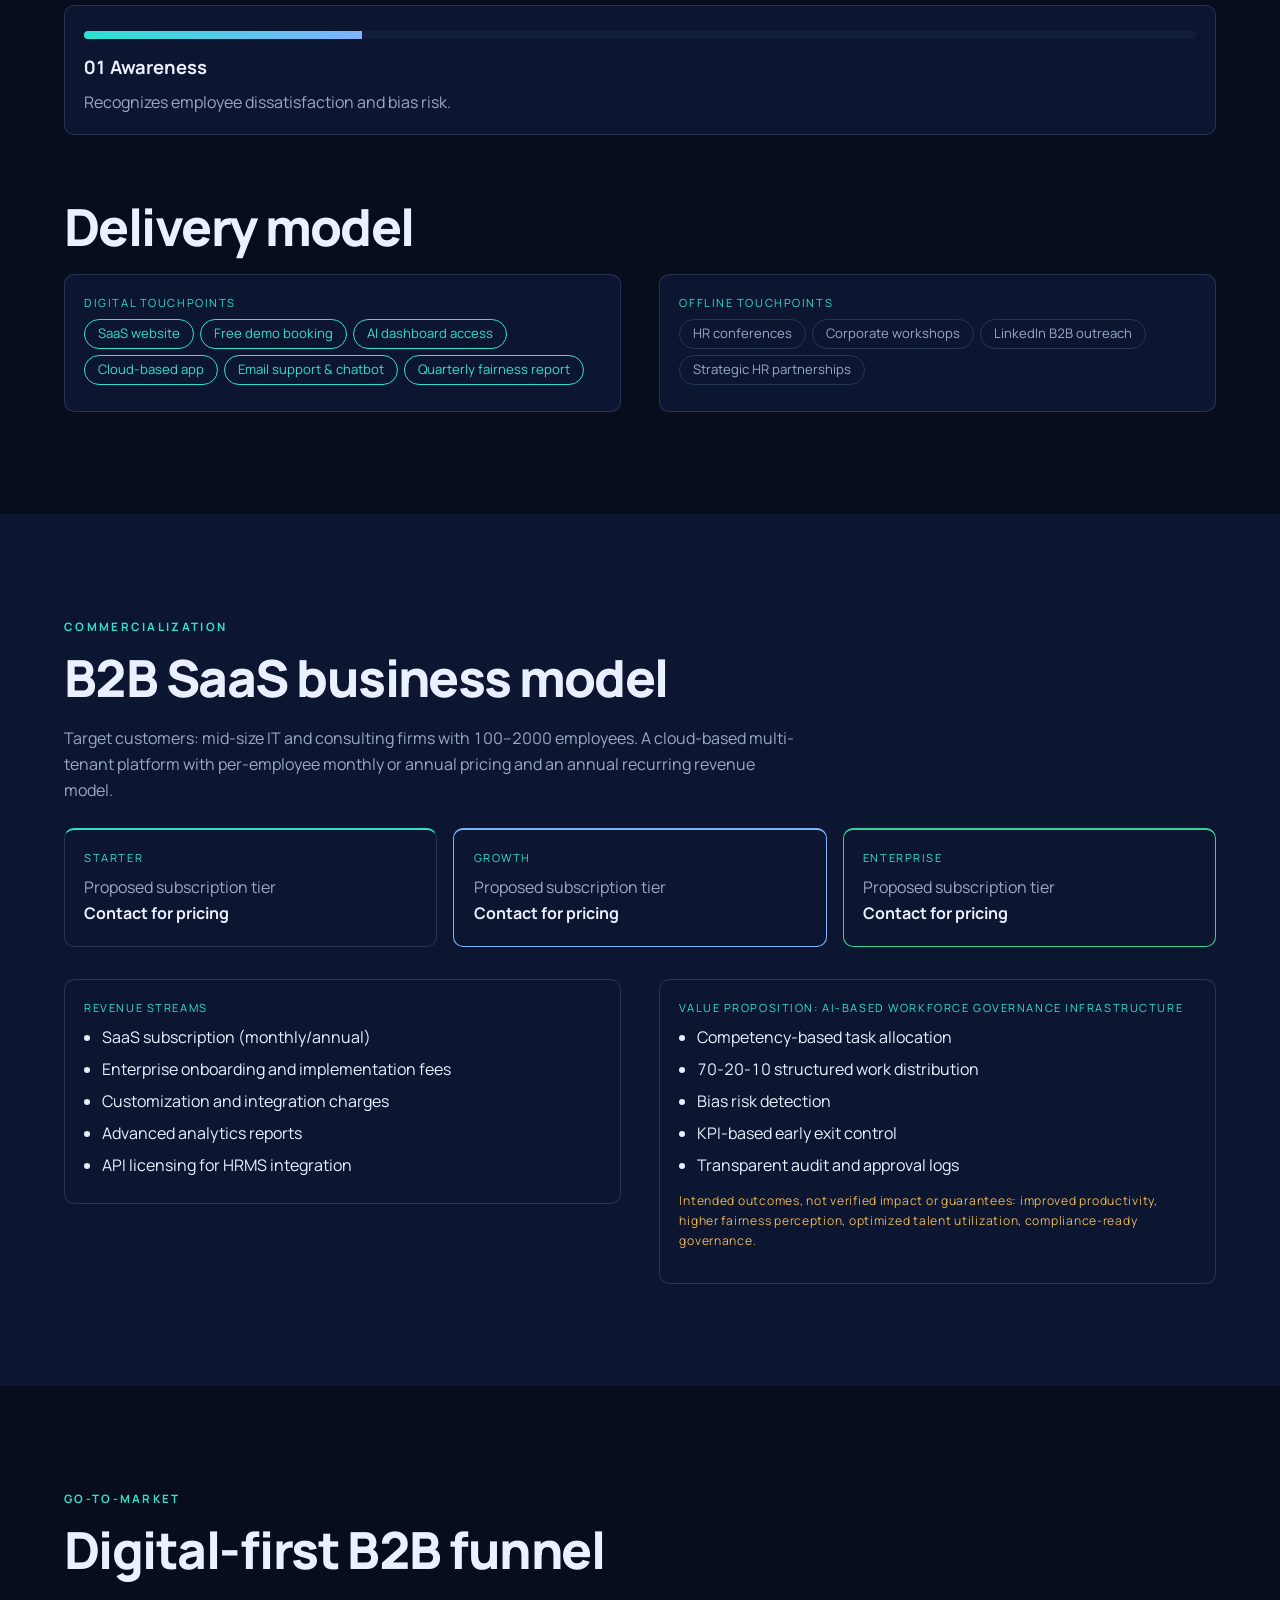
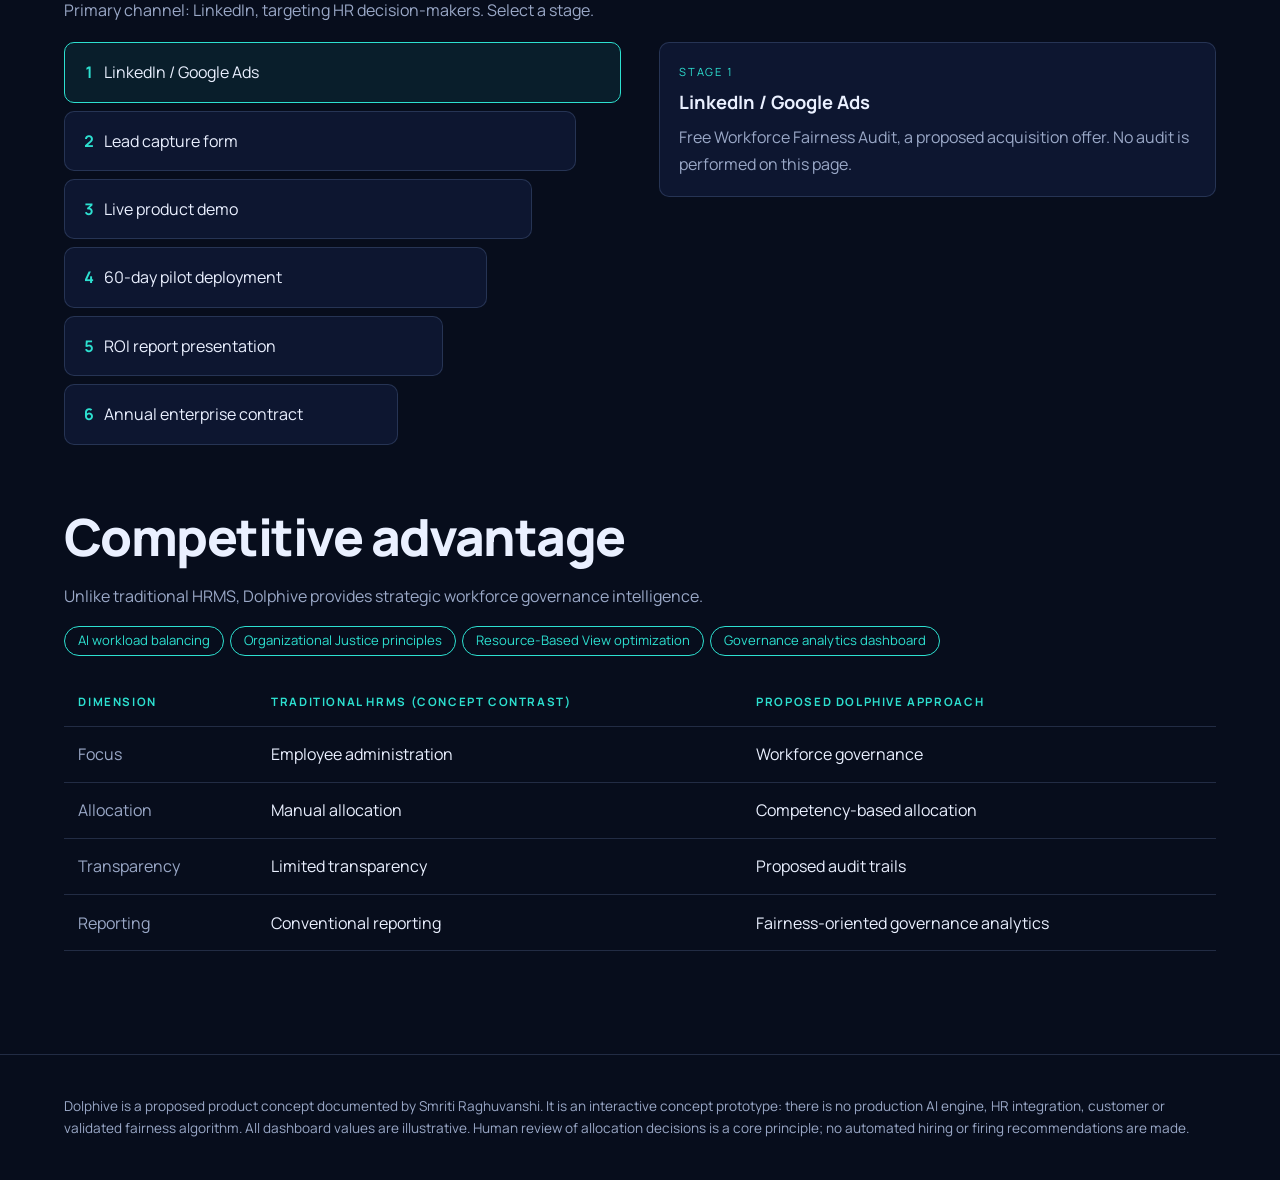
<file: public/projects/dolphive.html>
<!doctype html><html lang="en"><head><meta charset="utf-8"><meta name="viewport" content="width=device-width,initial-scale=1">
<title>Dolphive — AI-Based Fairness &amp; Performance Management System (Concept) | Smriti Raghuvanshi</title>
<meta name="description" content="Dolphive is a proposed AI-driven workforce governance concept aligning competencies, workload distribution and performance visibility. Interactive concept prototype with illustrative demo data."><meta property="og:title" content="Dolphive — Workforce Governance Concept"><meta name="theme-color" content="#070D1C">
<link rel="preconnect" href="https://fonts.googleapis.com"><link rel="preconnect" href="https://fonts.gstatic.com" crossorigin><link href="https://fonts.googleapis.com/css2?family=Manrope:wght@400;500;700;800&display=swap" rel="stylesheet">
<style>
:root{--bg:#070D1C;--s:#0D1630;--s2:#121D3B;--ln:rgba(140,170,230,.2);--aq:#2DE0D0;--bl:#7FB2FF;--em:#34D399;--am:#E5B454;--tx:#EAF0FF;--mu:#9AA8C7}
*{box-sizing:border-box;margin:0}html{scroll-behavior:smooth;scroll-padding-top:70px}
body{background:var(--bg);color:var(--tx);font:400 1rem/1.65 Manrope,sans-serif;overflow-x:hidden;font-variant-numeric:tabular-nums}a{color:inherit}
nav{position:sticky;top:0;z-index:50;display:flex;align-items:center;gap:1.4rem;padding:.7rem clamp(1rem,4vw,3rem);background:rgba(7,13,28,.85);backdrop-filter:blur(12px);-webkit-backdrop-filter:blur(12px);border-bottom:1px solid var(--ln);font-size:.82rem}
nav b{letter-spacing:.18em;font-weight:800;color:var(--aq)}nav .l{display:flex;gap:1.1rem;overflow-x:auto;scrollbar-width:none}nav a{text-decoration:none;color:var(--mu);white-space:nowrap}nav a:hover{color:#fff}nav .bk{margin-left:auto;color:var(--tx)}
section{padding:clamp(4rem,8vw,7rem) clamp(1.2rem,5vw,4rem)}.in{max-width:1200px;margin:auto}
.k{font-size:.72rem;letter-spacing:.2em;text-transform:uppercase;color:var(--aq);font-weight:700;display:block;margin-bottom:.9rem}
h1{font-size:clamp(2.4rem,6vw,5rem);line-height:1.02;letter-spacing:-.035em;font-weight:800}h2{font-size:clamp(1.8rem,4vw,3.2rem);line-height:1.08;letter-spacing:-.03em;font-weight:800;margin-bottom:1.2rem}h3{font-size:1.15rem;margin-bottom:.4rem}
.mu{color:var(--mu)}.g2{display:grid;grid-template-columns:1fr 1fr;gap:clamp(1.2rem,3vw,3rem);align-items:start}.g3{display:grid;grid-template-columns:repeat(3,1fr);gap:1rem}.g4{display:grid;grid-template-columns:repeat(4,1fr);gap:1rem}
.cd{background:var(--s);border:1px solid var(--ln);border-radius:10px;padding:1.2rem}.cd small{display:block;font-size:.7rem;letter-spacing:.14em;text-transform:uppercase;color:var(--aq);margin-bottom:.4rem}
.chip{display:inline-block;border:1px solid var(--ln);border-radius:99px;padding:.2rem .8rem;font-size:.82rem;margin:0 .4rem .4rem 0;color:var(--mu)}.chip.on{border-color:var(--aq);color:var(--aq)}
.btn{display:inline-block;padding:.75rem 1.4rem;border-radius:8px;border:1px solid var(--ln);background:none;color:var(--tx);font:700 .85rem Manrope;text-decoration:none;cursor:pointer;transition:.25s;margin:0 .6rem .6rem 0}.btn.p{background:var(--aq);color:#04121A;border-color:var(--aq)}.btn:hover{border-color:var(--aq);color:var(--aq)}.btn.p:hover{color:#04121A;filter:brightness(1.1)}
.lab{display:inline-block;font-size:.7rem;letter-spacing:.14em;font-weight:700;color:var(--am);border:1px solid var(--am);padding:.15rem .7rem;border-radius:4px}.demo{font-size:.76rem;color:var(--am);letter-spacing:.06em;margin:.8rem 0}
ul.l{padding-left:1.1rem}ul.l li{margin-bottom:.35rem}.bad li{color:var(--mu)}
#hero{padding-top:clamp(3rem,7vw,6rem);background:radial-gradient(50% 50% at 85% 10%,rgba(45,224,208,.14),transparent)}.th{display:flex;gap:.8rem;flex-wrap:wrap;margin:1.5rem 0}.th span{font-weight:700;border-left:2px solid var(--aq);padding-left:.7rem}
.pv{background:var(--s);border:1px solid var(--ln);border-radius:12px;padding:1rem}.pv .bars{display:flex;align-items:end;gap:6px;height:90px;margin:.8rem 0}.pv .bars i{flex:1;background:linear-gradient(var(--aq),var(--bl));opacity:.85;border-radius:3px 3px 0 0}.row{display:flex;justify-content:space-between;font-size:.8rem;color:var(--mu);padding:.4rem 0;border-top:1px solid var(--ln)}
.tabs{display:flex;gap:.5rem;flex-wrap:wrap;margin-bottom:1.2rem}.tabs button{border:1px solid var(--ln);background:none;color:var(--mu);padding:.55rem 1.1rem;border-radius:8px;font:700 .85rem Manrope;cursor:pointer;transition:.2s}.tabs button.on,.tabs button:hover{border-color:var(--aq);color:var(--aq);background:rgba(45,224,208,.08)}
.flow{display:flex;flex-wrap:wrap;gap:.5rem;align-items:center;margin:1rem 0}.flow span{background:var(--s2);border:1px solid var(--ln);padding:.5rem .9rem;border-radius:8px;font-size:.85rem;font-weight:700}.flow i{color:var(--aq);font-style:normal}
#app{display:grid;grid-template-columns:220px 1fr;border:1px solid var(--ln);border-radius:14px;overflow:hidden;background:var(--s);min-height:560px}
#side{border-right:1px solid var(--ln);padding:1rem;background:#0A1226}#side b{display:block;letter-spacing:.18em;color:var(--aq);margin-bottom:.8rem}#side input,.sel{width:100%;background:var(--s2);border:1px solid var(--ln);color:var(--tx);padding:.5rem .7rem;border-radius:7px;font:inherit;font-size:.82rem;margin-bottom:.6rem}
#nv button{display:block;width:100%;text-align:left;background:none;border:0;border-left:2px solid transparent;color:var(--mu);padding:.55rem .7rem;font:600 .86rem Manrope;cursor:pointer;border-radius:0 6px 6px 0}#nv button.on,#nv button:hover{color:#fff;border-color:var(--aq);background:rgba(45,224,208,.08)}
#main{padding:1.4rem;min-width:0}#main h3{font-size:1.4rem}.top{display:flex;justify-content:space-between;gap:1rem;flex-wrap:wrap;align-items:center;margin-bottom:.6rem}
.bar{height:8px;border-radius:99px;background:var(--s2);overflow:hidden;margin:.4rem 0 .8rem}.bar i{display:block;height:100%;background:linear-gradient(90deg,var(--aq),var(--bl));transition:width .4s}
.don{width:110px;aspect-ratio:1;border-radius:50%;background:conic-gradient(var(--aq) 0 70%,var(--bl) 70% 90%,var(--em) 90% 100%);display:grid;place-items:center;margin:.5rem 0}.don::after{content:"";width:62%;aspect-ratio:1;background:var(--s);border-radius:50%}
.mx{width:100%;border-collapse:collapse;font-size:.84rem}.mx th,.mx td{padding:.6rem;border-bottom:1px solid var(--ln);text-align:left}.mx td.v{text-align:center}.lv{display:inline-block;min-width:34px;padding:.1rem .4rem;border-radius:5px;font-weight:700;text-align:center}.l1,.l2{background:rgba(229,180,84,.18);color:var(--am)}.l3{background:rgba(127,178,255,.18);color:var(--bl)}.l4,.l5{background:rgba(52,211,153,.18);color:var(--em)}.mx tr.r1{cursor:pointer}.mx tr.r1:hover{background:var(--s2)}.ex td{color:var(--mu);font-size:.82rem}
.log{background:#080F22;border:1px solid var(--ln);border-radius:8px;padding:.8rem;font:500 .8rem/1.6 ui-monospace,monospace;color:var(--mu);max-height:170px;overflow:auto;margin-top:.8rem}.log div{border-bottom:1px dashed var(--ln)}
.st{display:flex;flex-wrap:wrap;gap:.5rem;margin:1rem 0}.st span{padding:.5rem .8rem;border:1px solid var(--ln);border-radius:8px;font-size:.82rem;color:var(--mu)}.st span.d{border-color:var(--em);color:var(--em)}.st span.c{border-color:var(--aq);color:#fff;background:rgba(45,224,208,.1)}
.fn{display:grid;gap:.5rem}.fn button{text-align:left;border:1px solid var(--ln);background:var(--s);color:var(--tx);padding:1rem 1.2rem;border-radius:10px;font:inherit;cursor:pointer;transition:.25s}.fn button:nth-child(1){width:100%}.fn button:nth-child(2){width:92%}.fn button:nth-child(3){width:84%}.fn button:nth-child(4){width:76%}.fn button:nth-child(5){width:68%}.fn button:nth-child(6){width:60%}.fn button.on,.fn button:hover{border-color:var(--aq);background:rgba(45,224,208,.08)}.fn b{color:var(--aq);margin-right:.6rem}.fn p{font-size:.88rem;color:var(--mu);margin-top:.4rem}
table.cp{width:100%;border-collapse:collapse;margin-top:1rem}.cp th,.cp td{padding:.9rem;border-bottom:1px solid var(--ln);text-align:left;vertical-align:top}.cp th{font-size:.72rem;letter-spacing:.14em;text-transform:uppercase;color:var(--aq)}.cp td:first-child{color:var(--mu)}
.pl{border-top:2px solid var(--aq)}.pl.g{border-color:var(--bl)}.pl.e{border-color:var(--em)}
footer{padding:2.5rem clamp(1.2rem,5vw,4rem);border-top:1px solid var(--ln);color:var(--mu);font-size:.85rem}
.r{opacity:0;transform:translateY(30px);transition:opacity .7s,transform .7s}.r.on{opacity:1;transform:none}
:focus-visible{outline:2px solid var(--aq);outline-offset:2px}
@media(max-width:900px){.g2,.g3,.g4{grid-template-columns:1fr}.g4{grid-template-columns:1fr 1fr}#app{grid-template-columns:1fr}#side{border-right:0;border-bottom:1px solid var(--ln)}#nv{display:flex;overflow-x:auto;gap:.3rem}#nv button{white-space:nowrap;width:auto;border-left:0;border-bottom:2px solid transparent;border-radius:0}#nv button.on{border-color:var(--aq)}.fn button{width:100%!important}.cp{display:block;overflow-x:auto}}
@media(prefers-reduced-motion:reduce){html{scroll-behavior:auto}*{transition:none!important;animation:none!important}.r{opacity:1;transform:none}}
</style></head><body>
<nav aria-label="Dolphive"><b>DOLPHIVE</b><div class="l"><a href="#problem">Problem</a><a href="#justice">Justice</a><a href="#framework">RBV</a><a href="#demo">Dashboard</a><a href="#buyers">Buyers</a><a href="#model">Model</a><a href="#gtm">Go-to-market</a></div><a class="bk" href="../index.html#projects">← Portfolio</a></nav>
<main>
<section id="hero"><div class="in g2" style="align-items:center"><div><span class="lab">WORKFORCE GOVERNANCE CONCEPT</span><h1 style="margin-top:1.2rem">Fairness shouldn't depend on who manages the work.</h1><p class="mu" style="margin-top:1.2rem;max-width:34rem">Meet Dolphive — an AI-driven workforce governance concept designed to align employee competencies, workload distribution and performance visibility.</p><p class="demo">PRODUCT CONCEPT &amp; STRATEGY BY SMRITI RAGHUVANSHI</p><div class="th"><span>Fairness</span><span>Performance</span><span>Transparency</span></div><a class="btn p" href="#demo">View Dashboard Demo</a><a class="btn" href="#problem">Explore the Framework</a></div>
<div class="pv" aria-label="Illustrative dashboard preview"><div class="row" style="border:0"><b>Workload distribution</b><span class="lab">DEMO</span></div><div class="bars" aria-hidden="true"><i style="height:55%"></i><i style="height:80%"></i><i style="height:45%"></i><i style="height:70%"></i><i style="height:60%"></i><i style="height:90%"></i><i style="height:50%"></i></div><div class="row"><span>Pending approvals</span><span>Illustrative</span></div><div class="row"><span>Fairness monitoring</span><span>Concept</span></div><p class="demo">ILLUSTRATIVE DEMO DATA — NOT REAL EMPLOYEE RECORDS OR MEASURED RESULTS.</p></div></div></section>

<section id="problem"><div class="in"><span class="k">The problem</span><h2>The problem with traditional workforce management</h2><p class="mu" style="max-width:46rem">Modern corporate organizations struggle with biased task allocation, lack of transparency, unequal workload distribution, subjective managerial decision-making, favoritism, reduced employee morale, productivity imbalance and leadership pipeline gaps. Traditional systems frequently depend on manual allocation and managerial discretion.</p>
<div class="tabs" style="margin-top:1.5rem" id="ba"><button class="on" data-m="0">Traditional model</button><button data-m="1">Dolphive's proposed model</button></div><div class="g2"><div class="cd"><small id="bat">Traditional model</small><ul class="l" id="bal"></ul></div><div class="cd"><small>Reading this</small><p class="mu">These are the problem landscape identified by the project, not a claim that every traditional HR system suffers from all of them. Dolphive proposes competency-based allocation, transparent governance and data-informed workforce management.</p></div></div></div></section>

<section id="justice" style="background:var(--s)"><div class="in"><span class="k">Organizational justice theory</span><h2>The three pillars</h2><div class="tabs" id="pt"></div><div class="g2"><div class="cd" id="pp"></div><div class="cd"><small>Connected pillars</small><div class="flow"><span>Distributive</span><i>↔</i><span>Procedural</span><i>↔</i><span>Interactional</span></div><p class="mu">The three pillars connect: fair allocation needs a fair, transparent process, delivered with consistent treatment across employee, manager and HR views.</p></div></div></div></section>

<section id="framework"><div class="in"><span class="k">Strategic management</span><h2>Resource-Based View</h2><p class="mu" style="max-width:44rem">Employees are strategic organizational assets. AI is positioned to enhance human-capital efficiency.</p><div class="flow"><span>Human capital</span><i>→</i><span>Competency visibility</span><i>→</i><span>Optimized allocation</span><i>→</i><span>Better talent utilization</span><i>→</i><span>Strategic advantage</span></div><div class="g3"><div class="cd"><small>Application</small>Employees treated as strategic assets.</div><div class="cd"><small>Application</small>Competency matrix optimization and skill-based task allocation.</div><div class="cd"><small>Application</small>Competitive advantage through talent utilization. No quantified improvement is claimed.</div></div></div></section>

<section id="demo" style="background:var(--s)"><div class="in"><span class="k">Interactive concept prototype</span><h2>The Dolphive dashboard</h2><span class="lab">CONCEPT · FRONTEND SIMULATION</span><p class="demo">ILLUSTRATIVE DEMO DATA — NOT REAL EMPLOYEE RECORDS OR MEASURED RESULTS. Not connected to any AI service or HR database.</p>
<div id="app"><aside id="side"><b>DOLPHIVE</b><input id="q" type="search" placeholder="Search views" aria-label="Search dashboard views"><select class="sel" id="per" aria-label="Reporting period"><option>Reporting period: Q1 (demo)</option><option>Reporting period: Q2 (demo)</option><option>Reporting period: Q3 (demo)</option></select><div id="nv" role="tablist"></div></aside><div id="main"></div></div></div></section>

<section id="buyers"><div class="in"><span class="k">Buyers</span><h2>Personas &amp; empathy map</h2><div class="tabs" id="bt"><button class="on" data-i="0">Primary: HR Director / CHRO</button><button data-i="1">Secondary: CEO / Founder</button></div><div class="g2"><div class="cd" id="bp"></div><div class="g2" style="gap:1rem"><div class="cd"><small>Thinks</small><ul class="l"><li>How to reduce favoritism?</li><li>How to improve productivity without micromanagement?</li></ul></div><div class="cd"><small>Feels</small><ul class="l"><li>Pressure from top management.</li><li>Fear of employee dissatisfaction.</li></ul></div><div class="cd"><small>Says</small><ul class="l"><li>We need measurable fairness.</li><li>We want an output-driven culture.</li></ul></div><div class="cd"><small>Does</small><ul class="l"><li>Uses Excel/manual allocation.</li><li>Depends on managerial discretion.</li></ul></div></div></div>
<h2 style="margin-top:4rem">Buyer journey</h2><div class="tabs" id="jt"></div><div class="cd" id="jp"></div>
<h2 style="margin-top:4rem">Delivery model</h2><div class="g2"><div class="cd"><small>Digital touchpoints</small><span class="chip on">SaaS website</span><span class="chip on">Free demo booking</span><span class="chip on">AI dashboard access</span><span class="chip on">Cloud-based app</span><span class="chip on">Email support &amp; chatbot</span><span class="chip on">Quarterly fairness report</span></div><div class="cd"><small>Offline touchpoints</small><span class="chip">HR conferences</span><span class="chip">Corporate workshops</span><span class="chip">LinkedIn B2B outreach</span><span class="chip">Strategic HR partnerships</span></div></div></div></section>

<section id="model" style="background:var(--s)"><div class="in"><span class="k">Commercialization</span><h2>B2B SaaS business model</h2><p class="mu" style="max-width:46rem">Target customers: mid-size IT and consulting firms with 100–2000 employees. A cloud-based multi-tenant platform with per-employee monthly or annual pricing and an annual recurring revenue model.</p>
<div class="g3" style="margin-top:1.5rem"><div class="cd pl"><small>Starter</small><p class="mu">Proposed subscription tier</p><b>Contact for pricing</b></div><div class="cd pl g"><small>Growth</small><p class="mu">Proposed subscription tier</p><b>Contact for pricing</b></div><div class="cd pl e"><small>Enterprise</small><p class="mu">Proposed subscription tier</p><b>Contact for pricing</b></div></div>
<div class="g2" style="margin-top:2rem"><div class="cd"><small>Revenue streams</small><ul class="l"><li>SaaS subscription (monthly/annual)</li><li>Enterprise onboarding and implementation fees</li><li>Customization and integration charges</li><li>Advanced analytics reports</li><li>API licensing for HRMS integration</li></ul></div><div class="cd"><small>Value proposition: AI-Based Workforce Governance Infrastructure</small><ul class="l"><li>Competency-based task allocation</li><li>70-20-10 structured work distribution</li><li>Bias risk detection</li><li>KPI-based early exit control</li><li>Transparent audit and approval logs</li></ul><p class="demo">Intended outcomes, not verified impact or guarantees: improved productivity, higher fairness perception, optimized talent utilization, compliance-ready governance.</p></div></div></div></section>

<section id="gtm"><div class="in"><span class="k">Go-to-market</span><h2>Digital-first B2B funnel</h2><p class="mu">Primary channel: LinkedIn, targeting HR decision-makers. Select a stage.</p><div class="g2" style="margin-top:1.2rem"><div class="fn" id="fn"></div><div class="cd" id="fp" style="position:sticky;top:80px"></div></div>
<h2 style="margin-top:4rem">Competitive advantage</h2><p class="mu">Unlike traditional HRMS, Dolphive provides strategic workforce governance intelligence.</p><div style="margin:1rem 0"><span class="chip on">AI workload balancing</span><span class="chip on">Organizational Justice principles</span><span class="chip on">Resource-Based View optimization</span><span class="chip on">Governance analytics dashboard</span></div>
<table class="cp"><thead><tr><th>Dimension</th><th>Traditional HRMS (concept contrast)</th><th>Proposed Dolphive approach</th></tr></thead><tbody><tr><td>Focus</td><td>Employee administration</td><td>Workforce governance</td></tr><tr><td>Allocation</td><td>Manual allocation</td><td>Competency-based allocation</td></tr><tr><td>Transparency</td><td>Limited transparency</td><td>Proposed audit trails</td></tr><tr><td>Reporting</td><td>Conventional reporting</td><td>Fairness-oriented governance analytics</td></tr></tbody></table></div></section>
</main>
<footer>Dolphive is a proposed product concept documented by Smriti Raghuvanshi. It is an interactive concept prototype: there is no production AI engine, HR integration, customer or validated fairness algorithm. All dashboard values are illustrative. Human review of allocation decisions is a core principle; no automated hiring or firing recommendations are made.</footer>
<script>
const $=s=>document.querySelector(s),$$=s=>[...document.querySelectorAll(s)];
function tabs(id,items,fn){const c=$(id);c.innerHTML=items.map((x,i)=>`<button data-i="${i}" class="${i?'':'on'}">${x}</button>`).join('');const go=i=>{$$(id+' button').forEach((b,j)=>b.classList.toggle('on',j===i));fn(i)};c.onclick=e=>{const b=e.target.closest('button');if(b)go(+b.dataset.i)};go(0)}
const TR=['Manual task allocation','Subjective decisions','Limited transparency','Unequal workload','No formal bias detection','Skill underutilization'],DO=['Competency-based allocation','Structured approval workflows','Audit trails','Fairness Index concept','KPI monitoring','Skill optimization'];
$('#ba').onclick=e=>{const b=e.target.closest('button');if(!b)return;$$('#ba button').forEach(x=>x.classList.toggle('on',x===b));draw(+b.dataset.m)};
const draw=m=>{$('#bat').textContent=m?"Dolphive's proposed model":'Traditional model';$('#bal').className='l'+(m?'':' bad');$('#bal').innerHTML=(m?DO:TR).map(x=>`<li>${x}</li>`).join('')};draw(0);
const PJ=[['Distributive justice','Fair allocation of work and responsibilities.',['AI-based competency matching','Skill-based task assignment','Capacity-aware workload allocation','Reduced dependence on favoritism'],'Concept visual: tasks matched with employee skills and availability (see the Allocation view below).'],['Procedural justice','Fair and transparent decision-making processes.',['Transparent approval workflows','Early Exit Logic','AI-driven allocation records','Audit logs'],'Concept visual: approval and audit workflow (see the Approval Workflow view below).'],['Interactional justice','Consistent and fair treatment across organizational hierarchy.',['Transparency dashboard','Equal digital treatment','Bias-risk visibility','Governance transparency'],'Concept visual: the same governance principles across employee, manager and HR interfaces.']];
tabs('#pt',PJ.map(x=>x[0]),i=>{const p=PJ[i];$('#pp').innerHTML=`<small>Principle</small><h3>${p[1]}</h3><small style="margin-top:1rem">Dolphive application</small><ul class="l">${p[2].map(x=>`<li>${x}</li>`).join('')}</ul><p class="mu" style="margin-top:.8rem;font-size:.88rem">${p[3]}</p>`});
// dashboard
const EM=[['Employee A',{Technical:4,Communication:3,'Project mgmt':2,Analytical:5,Domain:3},60],['Employee B',{Technical:2,Communication:5,'Project mgmt':4,Analytical:3,Domain:4},30],['Employee C',{Technical:5,Communication:2,'Project mgmt':3,Analytical:4,Domain:2},80],['Employee D',{Technical:3,Communication:4,'Project mgmt':5,Analytical:3,Domain:5},45]],DIM=Object.keys(EM[0][1]);
const TK=[['Demo task 1: Data analysis report',['Analytical','Technical'],20],['Demo task 2: Client workshop',['Communication','Domain'],25],['Demo task 3: Delivery planning',['Project mgmt','Domain'],30]];
const AUD=[];const fmt=()=>new Date().toLocaleTimeString();
const V={
Overview:()=>`<h3>Overview</h3><div class="g3" style="margin-top:1rem"><div class="cd"><small>Workload distribution</small><div class="don" role="img" aria-label="Illustrative donut chart"></div></div><div class="cd"><small>Competency utilization</small><div class="bar"><i style="width:68%"></i></div><div class="bar"><i style="width:45%"></i></div><div class="bar"><i style="width:82%"></i></div></div><div class="cd"><small>Fairness monitoring</small><p class="mu">Conceptual module. Formula and calibration to be defined.</p></div><div class="cd"><small>Pending approvals</small><p>${AUD.length?AUD.length+' decision(s) logged this session':'None logged yet'}</p></div><div class="cd"><small>Workforce overview</small><p class="mu">4 demonstration profiles</p></div><div class="cd"><small>Performance visibility</small><p class="mu">See KPI &amp; Performance</p></div></div>`,
'Workload Allocation':()=>`<h3>AI allocation engine (simulation)</h3><p class="demo">Illustrative competency-matching simulation — not a production AI allocation engine.</p><div class="g2"><div><label class="mu">Task</label><select class="sel" id="tk">${TK.map((t,i)=>`<option value="${i}">${t[0]}</option>`).join('')}</select><label class="mu">Hypothetical employee</label><select class="sel" id="em">${EM.map((e,i)=>`<option value="${i}">${e[0]} (illustrative capacity ${100-e[2]}%)</option>`).join('')}</select><button class="btn p" id="run">Run illustrative match</button></div><div class="cd" id="res"><small>Steps</small><p class="mu">1 Select task → 2 Identify required competencies → 3 Consider capacity → 4 Evaluate skill matches → 5 Proposed allocation → 6 Manager review → 7 Audit record.</p></div></div><div class="log" id="lg" aria-live="polite">${AUD.map(a=>`<div>${a}</div>`).join('')||'<div>Audit trail is empty.</div>'}</div>`,
'Skill Matrix':()=>`<h3>Skill matrix</h3><p class="demo">Demonstration dimensions, not verified Dolphive assessment standards. Select a row.</p><div style="overflow-x:auto"><table class="mx"><tr><th>Profile</th>${DIM.map(d=>`<th>${d}</th>`).join('')}</tr>${EM.map((e,i)=>`<tr class="r1" data-i="${i}" tabindex="0"><td>${e[0]}</td>${DIM.map(d=>`<td class="v"><span class="lv l${e[1][d]}" aria-label="${d} level ${e[1][d]} of 5">${e[1][d]}/5</span></td>`).join('')}</tr><tr class="ex" id="x${i}" hidden><td colspan="6">Strongest demo dimension: ${DIM.reduce((a,b)=>e[1][a]>=e[1][b]?a:b)}. A competency matrix like this could support competency-based allocation by showing where skills sit.</td></tr>`).join('')}</table></div>`,
'Fairness Index':()=>`<h3>Fairness Index (concept)</h3><p class="demo">Formula and calibration to be defined. No validated score exists. Click a dimension to cycle its illustrative state.</p><div class="g2">${['Workload balance','Competency alignment','Allocation transparency','Approval consistency'].map(d=>`<button class="cd fi" style="text-align:left;color:inherit;font:inherit;cursor:pointer"><small>${d}</small><b class="st0">Monitor</b></button>`).join('')}</div><p class="mu" style="margin-top:1rem">Dolphive does not claim to eliminate bias. The aim is to make fairness visible and reviewable by people.</p>`,
'KPI & Performance':()=>`<h3>KPI &amp; performance</h3><p class="demo">Editable illustrative values. No real KPIs or thresholds.</p>${['Task A','Task B','Task C'].map((t,i)=>`<label class="mu">${t} progress: <span id="pv${i}">${[40,65,20][i]}</span>%</label><input type="range" class="pg" data-i="${i}" min="0" max="100" value="${[40,65,20][i]}" style="width:100%"><div class="bar"><i id="pb${i}" style="width:${[40,65,20][i]}%"></i></div>`).join('')}`,
'Approval Workflow':()=>`<h3>Early exit KPI logic (proposed)</h3><p class="demo">Proposed workflow. No thresholds, policies or automatic employment decisions.</p><div class="st" id="stp"></div><button class="btn p" id="adv">Advance step</button><button class="btn" id="rst">Reset</button><div class="log" id="lg2" aria-live="polite"><div>No steps recorded.</div></div>`,
'Development':()=>`<h3>70-20-10 development framework</h3><p class="mu">The project proposes a 70-20-10 skill development framework. Detailed definitions are pending confirmation from the project owner.</p><div class="g3"><div class="cd"><small>70</small>Named model component</div><div class="cd"><small>20</small>Named model component</div><div class="cd"><small>10</small>Named model component</div></div><div class="flow"><span>Competency visibility</span><i>→</i><span>Development planning</span><i>→</i><span>Workforce planning</span></div>`,
'Leadership Readiness':()=>`<h3>Leadership readiness analytics (concept)</h3><p class="demo">Conceptual only. No predictive accuracy or succession-planning capability is claimed. Click to mark each as reviewed.</p><div class="g2">${['Competency visibility','Development progress','Skill-gap identification','Readiness review','Development planning'].map(d=>`<button class="cd lr" style="text-align:left;color:inherit;font:inherit;cursor:pointer"><small>${d}</small><span class="mu">Not reviewed</span></button>`).join('')}</div>`};
const NAMES=Object.keys(V);let cur='Overview';
function nav(f){$('#nv').innerHTML=NAMES.filter(n=>n.toLowerCase().includes(f.toLowerCase())).map(n=>`<button role="tab" class="${n===cur?'on':''}" data-n="${n}">${n}</button>`).join('')||'<span class="mu">No match</span>'}
function show(n){cur=n;nav($('#q').value);$('#main').innerHTML=`<div class="top"><span class="lab">DEMO DATA</span><span class="mu" id="pl">${$('#per').value}</span></div>`+V[n]();bind(n)}
$('#nv').onclick=e=>{const b=e.target.closest('button');if(b)show(b.dataset.n)};$('#q').oninput=e=>nav(e.target.value);$('#per').onchange=()=>{$('#pl').textContent=$('#per').value};
function bind(n){
if(n==='Workload Allocation'){$('#run').onclick=()=>{const t=TK[$('#tk').value],e=EM[$('#em').value],cap=100-e[2],ok=t[1].every(s=>e[1][s]>=3),fit=cap>=t[2];const why=`Required: ${t[1].join(', ')} (levels ${t[1].map(s=>e[1][s]+'/5').join(', ')}). Capacity ${cap}% vs ${t[2]}% needed. Rule: each required skill ≥3/5 and capacity ≥ task load.`;$('#res').innerHTML=`<small>Proposed (illustrative)</small><h3>${ok&&fit?'Suggested match':'Not suggested'}</h3><p class="mu">${why}</p><p class="demo">Manager review required.</p><button class="btn p" id="ap">Approve</button><button class="btn" id="rj">Reject</button>`;const rec=d=>{AUD.unshift(`[${fmt()}] ${t[0]} → ${e[0]}: ${d} by manager (simulation)`);$('#lg').innerHTML=AUD.map(a=>`<div>${a}</div>`).join('')};$('#ap').onclick=()=>rec('approved');$('#rj').onclick=()=>rec('rejected')}}
if(n==='Skill Matrix')$$('.r1').forEach(r=>{const t=()=>{const x=$('#x'+r.dataset.i);x.hidden=!x.hidden};r.onclick=t;r.onkeydown=e=>{if(e.key==='Enter')t()}});
if(n==='Fairness Index')$$('.fi').forEach(b=>{const S=['Monitor','Review','Balanced (illustrative)'];let i=0;b.onclick=()=>{i=(i+1)%3;b.querySelector('b').textContent=S[i]}});
if(n==='KPI & Performance')$$('.pg').forEach(r=>r.oninput=()=>{$('#pv'+r.dataset.i).textContent=r.value;$('#pb'+r.dataset.i).style.width=r.value+'%'});
if(n==='Approval Workflow'){const S=['KPI review','Eligibility evaluation','Manager approval','HR review','Audit record'];let k=0;const d=()=>{$('#stp').innerHTML=S.map((s,i)=>`<span class="${i<k?'d':i===k?'c':''}">${i+1}. ${s}</span>`).join('')};d();$('#adv').onclick=()=>{if(k<S.length){$('#lg2').insertAdjacentHTML('afterbegin',`<div>[${fmt()}] ${S[k]} completed (simulation)</div>`);k++;d()}};$('#rst').onclick=()=>{k=0;d();$('#lg2').innerHTML='<div>No steps recorded.</div>'}}
if(n==='Leadership Readiness')$$('.lr').forEach(b=>b.onclick=()=>{const s=b.querySelector('span');s.textContent=s.textContent==='Reviewed (demo)'?'Not reviewed':'Reviewed (demo)'})}
show('Overview');
// buyers
const BP=[`<small>Primary buyer</small><h3>HR Director / CHRO</h3><p class="mu">Age 35–50 · Industry: IT / Corporate Services</p><ul class="l"><li><b>Pain points:</b> bias complaints, low morale, productivity gaps</li><li><b>Goals:</b> transparent governance, performance optimization, leadership pipeline</li><li><b>Decision driver:</b> data-backed workforce control</li></ul>`,`<small>Secondary buyer</small><h3>CEO / Founder</h3><ul class="l"><li><b>Pain points:</b> operational inefficiency, lack of accountability</li><li><b>Goal:</b> scalable AI-based governance</li></ul>`];
$('#bt').onclick=e=>{const b=e.target.closest('button');if(!b)return;$$('#bt button').forEach(x=>x.classList.toggle('on',x===b));$('#bp').innerHTML=BP[b.dataset.i]};$('#bp').innerHTML=BP[0];
const JN=[['01 Awareness','Recognizes employee dissatisfaction and bias risk.'],['02 Consideration','Researches HR-tech SaaS solutions and requests demonstrations.'],['03 Decision','Evaluates ROI, compares features and considers pilot testing.'],['04 Adoption','Company-wide implementation and dashboard training.']];
tabs('#jt',JN.map(x=>x[0]),i=>{$('#jp').innerHTML=`<div class="bar"><i style="width:${(i+1)*25}%"></i></div><h3>${JN[i][0]}</h3><p class="mu">${JN[i][1]}</p>`});
const FN=[['LinkedIn / Google Ads','Free Workforce Fairness Audit, a proposed acquisition offer. No audit is performed on this page.'],['Lead capture form','Interested HR decision-makers share their details. (Not implemented here: no data is collected.)'],['Live product demo','A walkthrough of the Dolphive concept.'],['60-day pilot deployment','A time-boxed pilot with a customer organization.'],['ROI report presentation','Results from the pilot presented for decision-making.'],['Annual enterprise contract','The proposed conversion point.']];
$('#fn').innerHTML=FN.map((f,i)=>`<button data-i="${i}" class="${i?'':'on'}"><b>${i+1}</b>${f[0]}</button>`).join('');const fs=i=>{$$('#fn button').forEach((b,j)=>b.classList.toggle('on',j===i));$('#fp').innerHTML=`<small>Stage ${i+1}</small><h3>${FN[i][0]}</h3><p class="mu">${FN[i][1]}</p>`};$('#fn').onclick=e=>{const b=e.target.closest('button');if(b)fs(+b.dataset.i)};fs(0);
const io=new IntersectionObserver(es=>es.forEach(e=>{if(e.isIntersecting){e.target.classList.add('on');io.unobserve(e.target)}}),{threshold:.08});$$('.cd,h2').forEach(x=>{x.classList.add('r');io.observe(x)});
</script></body></html>
</file>
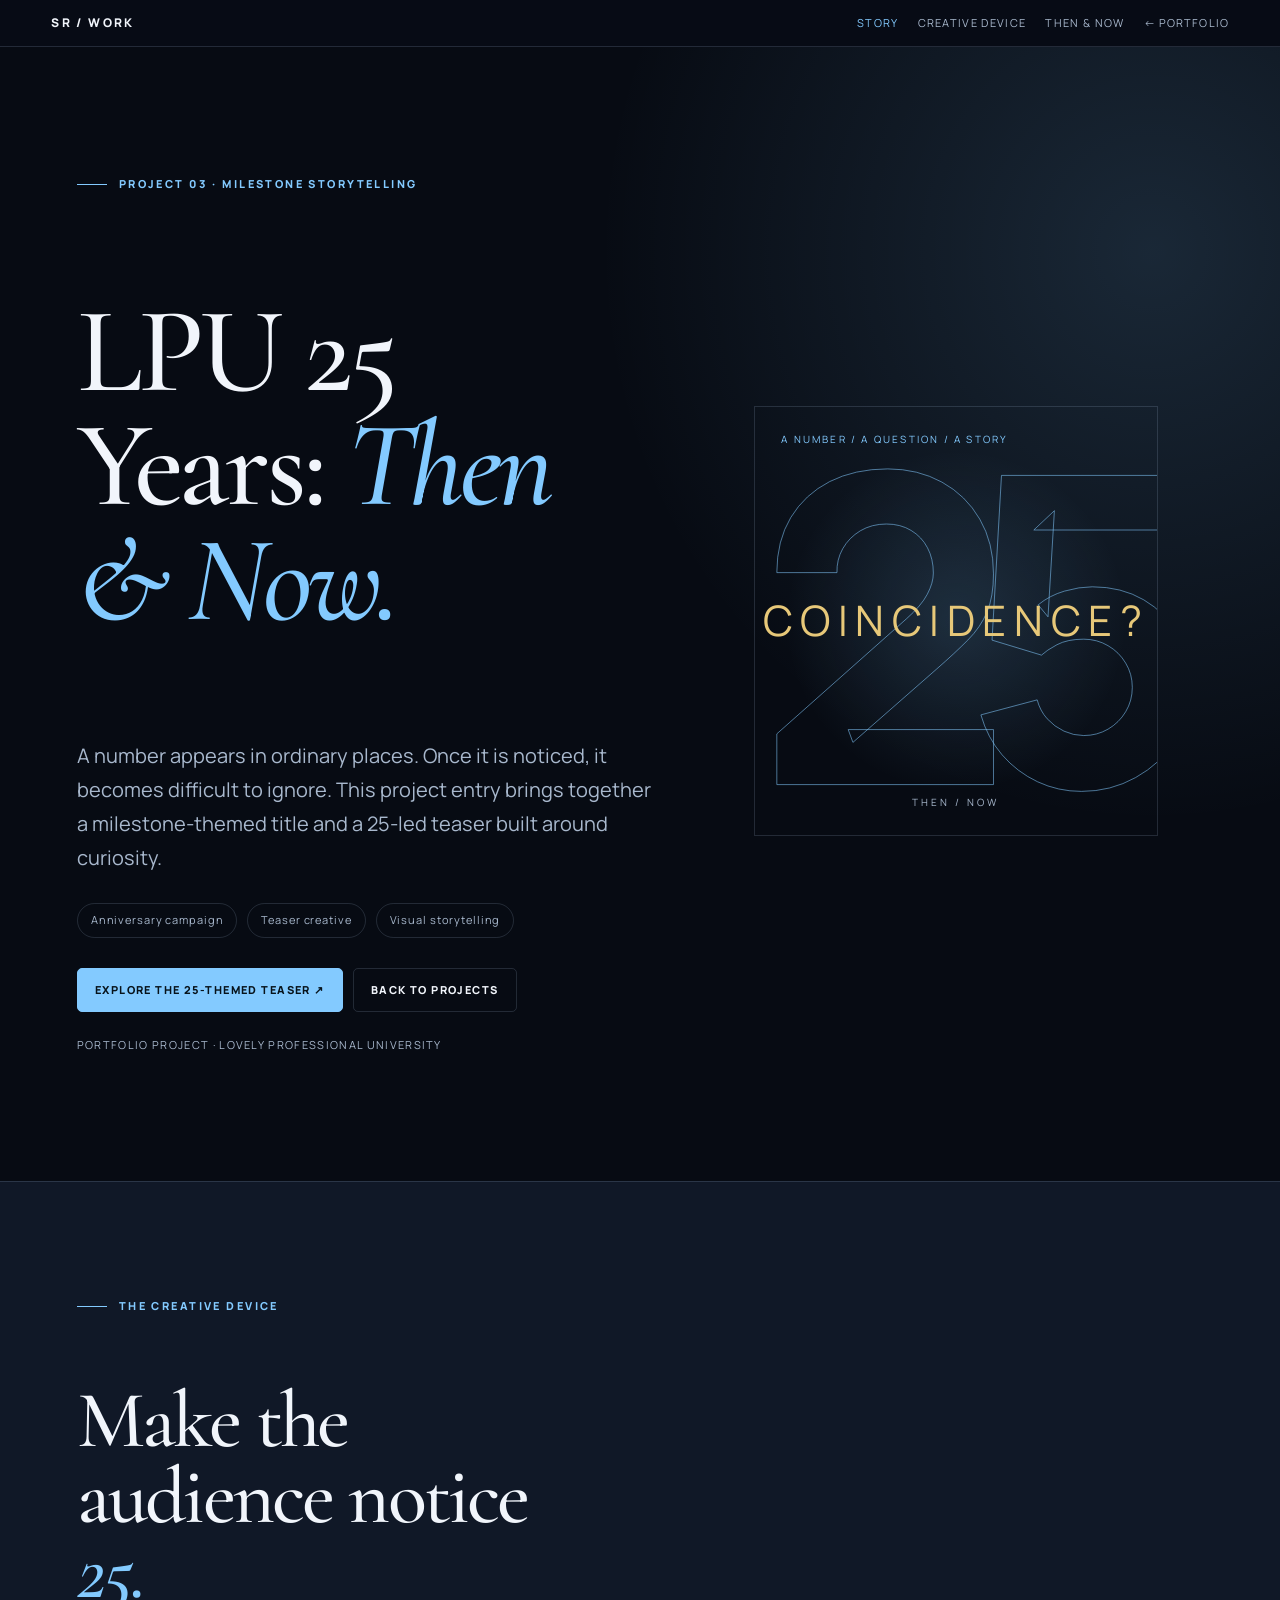
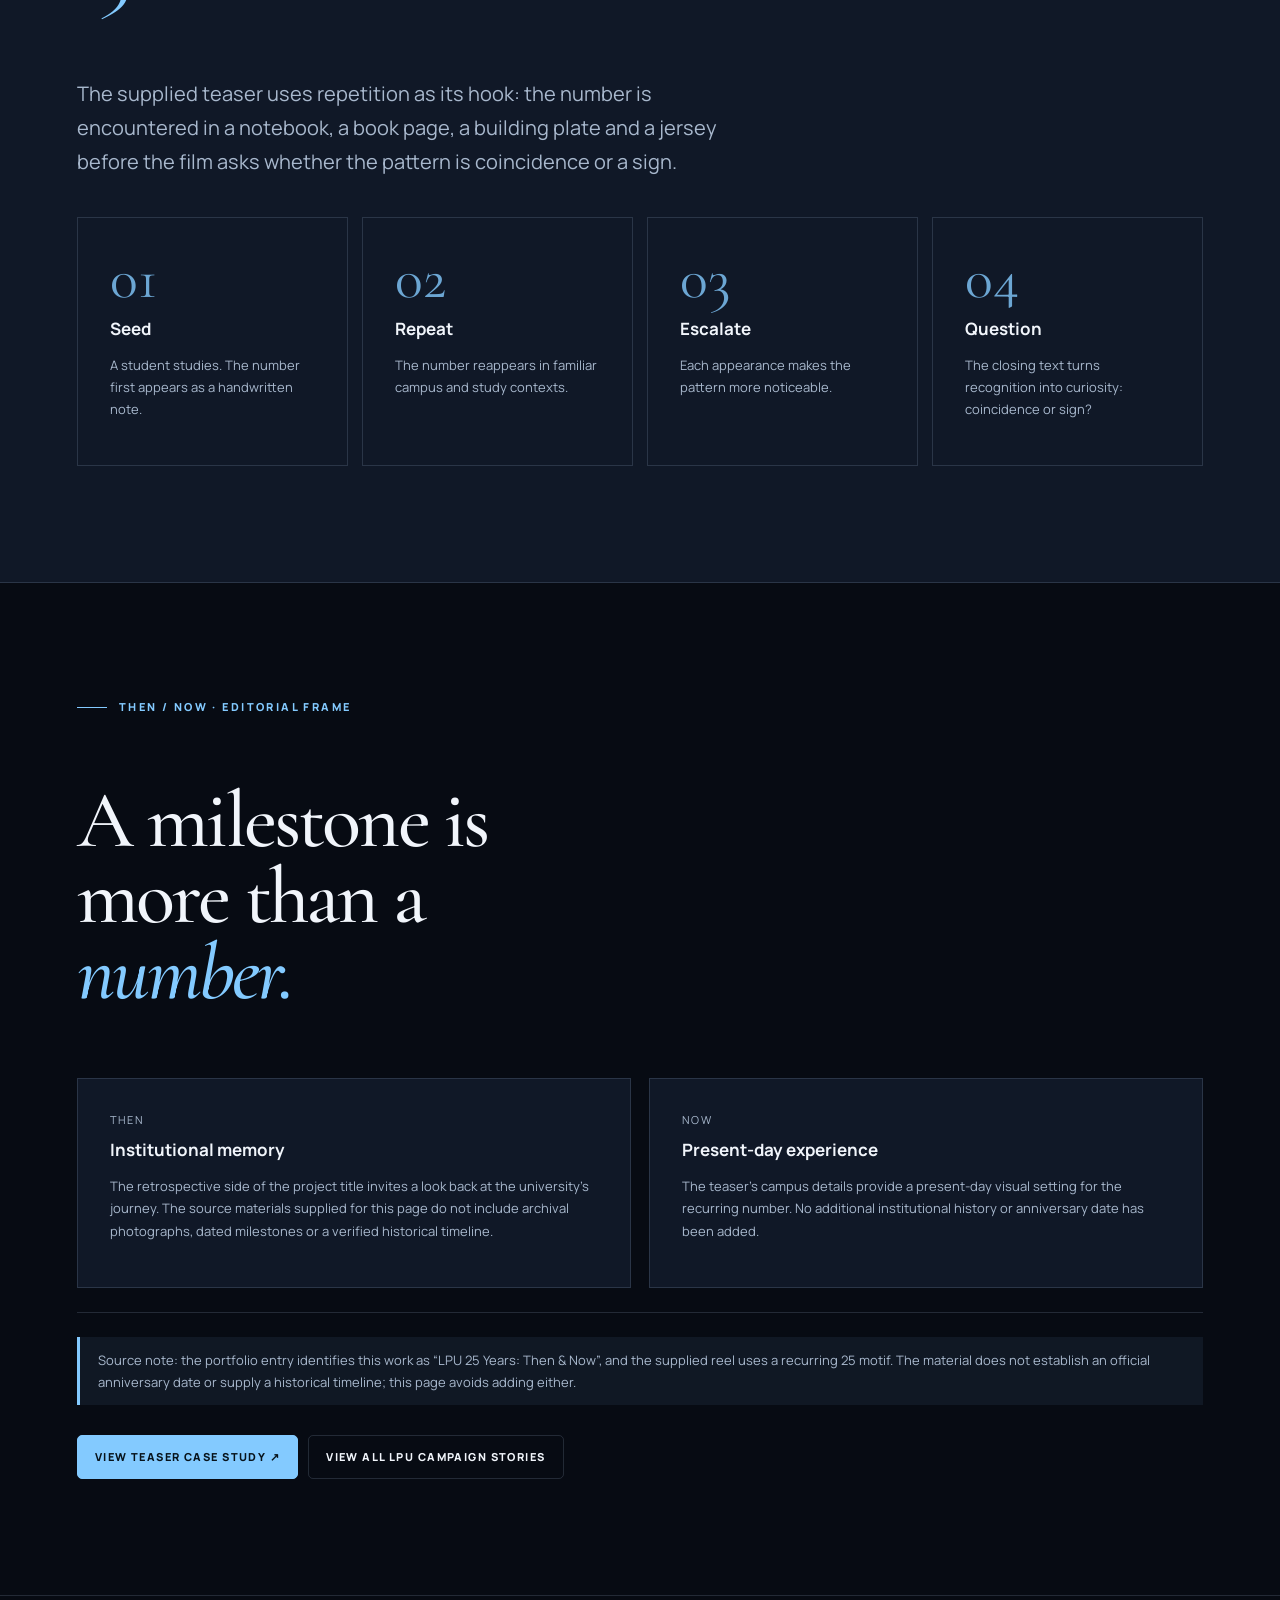
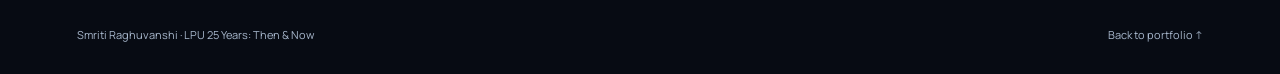
<file: public/projects/lpu-25-years.html>
<!doctype html><html lang="en"><head><meta charset="utf-8"><meta name="viewport" content="width=device-width,initial-scale=1"><title>LPU 25 Years: Then &amp; Now — Smriti Raghuvanshi</title><meta name="description" content="A milestone-themed LPU creative concept using a recurring 25 motif and a then-and-now storytelling frame."><meta property="og:title" content="LPU 25 Years: Then & Now — Smriti Raghuvanshi"><meta name="theme-color" content="#070b13"><link rel="stylesheet" href="project-pages.css"></head><body data-theme="anniversary"><div class="pp-progress"></div><nav class="pp-nav"><a class="pp-brand" href="../index.html#projects">SR / WORK</a><div class="pp-navlinks"><a href="#story">Story</a><a href="#device">Creative device</a><a href="#context">Then &amp; now</a></div><a class="pp-back" href="../index.html#projects">← Portfolio</a></nav><main>
<section class="pp-section pp-hero" id="story" data-chapter><div><div class="pp-eyebrow">PROJECT 03 · MILESTONE STORYTELLING</div><h1 class="pp-h1">LPU 25 Years: <em>Then &amp; Now.</em></h1><p class="pp-lede">A number appears in ordinary places. Once it is noticed, it becomes difficult to ignore. This project entry brings together a milestone-themed title and a 25-led teaser built around curiosity.</p><div class="pp-meta"><span class="pp-chip">Anniversary campaign</span><span class="pp-chip">Teaser creative</span><span class="pp-chip">Visual storytelling</span></div><div class="pp-actions"><a class="pp-btn primary" href="../campaigns/the-25-effect.html">Explore the 25-themed teaser ↗</a><a class="pp-btn" href="../index.html#projects">Back to projects</a></div><p class="pp-small" style="margin-top:24px">Portfolio project · Lovely Professional University</p></div><div class="pp-hero-art"><div class="pp-anniv-art"><div style="position:absolute;top:24px;left:26px;font-size:10px;letter-spacing:.22em;color:var(--accent)">A NUMBER / A QUESTION / A STORY</div><div style="position:absolute;top:50%;left:50%;transform:translate(-50%,-50%);font-size:clamp(22px,4vw,42px);letter-spacing:.18em;color:var(--accent2)">COINCIDENCE?</div></div></div></section>
<section class="pp-section pp-band" id="device" data-chapter><div class="pp-inner"><div class="pp-eyebrow">THE CREATIVE DEVICE</div><h2 class="pp-h2">Make the audience notice <em>25.</em></h2><p class="pp-lede">The supplied teaser uses repetition as its hook: the number is encountered in a notebook, a book page, a building plate and a jersey before the film asks whether the pattern is coincidence or a sign.</p><div class="pp-grid4" style="margin-top:38px"><article class="pp-card pp-reveal"><div class="num">01</div><h3>Seed</h3><p>A student studies. The number first appears as a handwritten note.</p></article><article class="pp-card pp-reveal"><div class="num">02</div><h3>Repeat</h3><p>The number reappears in familiar campus and study contexts.</p></article><article class="pp-card pp-reveal"><div class="num">03</div><h3>Escalate</h3><p>Each appearance makes the pattern more noticeable.</p></article><article class="pp-card pp-reveal"><div class="num">04</div><h3>Question</h3><p>The closing text turns recognition into curiosity: coincidence or sign?</p></article></div></div></section>
<section class="pp-section" id="context" data-chapter><div class="pp-inner"><div class="pp-eyebrow">THEN / NOW · EDITORIAL FRAME</div><h2 class="pp-h2">A milestone is more than a <em>number.</em></h2><div class="pp-grid2" style="margin-top:32px"><div class="pp-card"><div class="pp-small">THEN</div><h3>Institutional memory</h3><p>The retrospective side of the project title invites a look back at the university's journey. The source materials supplied for this page do not include archival photographs, dated milestones or a verified historical timeline.</p></div><div class="pp-card"><div class="pp-small">NOW</div><h3>Present-day experience</h3><p>The teaser's campus details provide a present-day visual setting for the recurring number. No additional institutional history or anniversary date has been added.</p></div></div><div class="pp-rule"></div><p class="pp-callout">Source note: the portfolio entry identifies this work as “LPU 25 Years: Then &amp; Now”, and the supplied reel uses a recurring 25 motif. The material does not establish an official anniversary date or supply a historical timeline; this page avoids adding either.</p><div class="pp-actions"><a class="pp-btn primary" href="../campaigns/the-25-effect.html">View teaser case study ↗</a><a class="pp-btn" href="../projects/lpu-social-campaigns.html">View all LPU campaign stories</a></div></div></section>
</main><footer class="pp-footer"><span>Smriti Raghuvanshi · LPU 25 Years: Then &amp; Now</span><a href="../index.html#projects">Back to portfolio ↑</a></footer><script src="project-pages.js"></script></body></html>
</file>
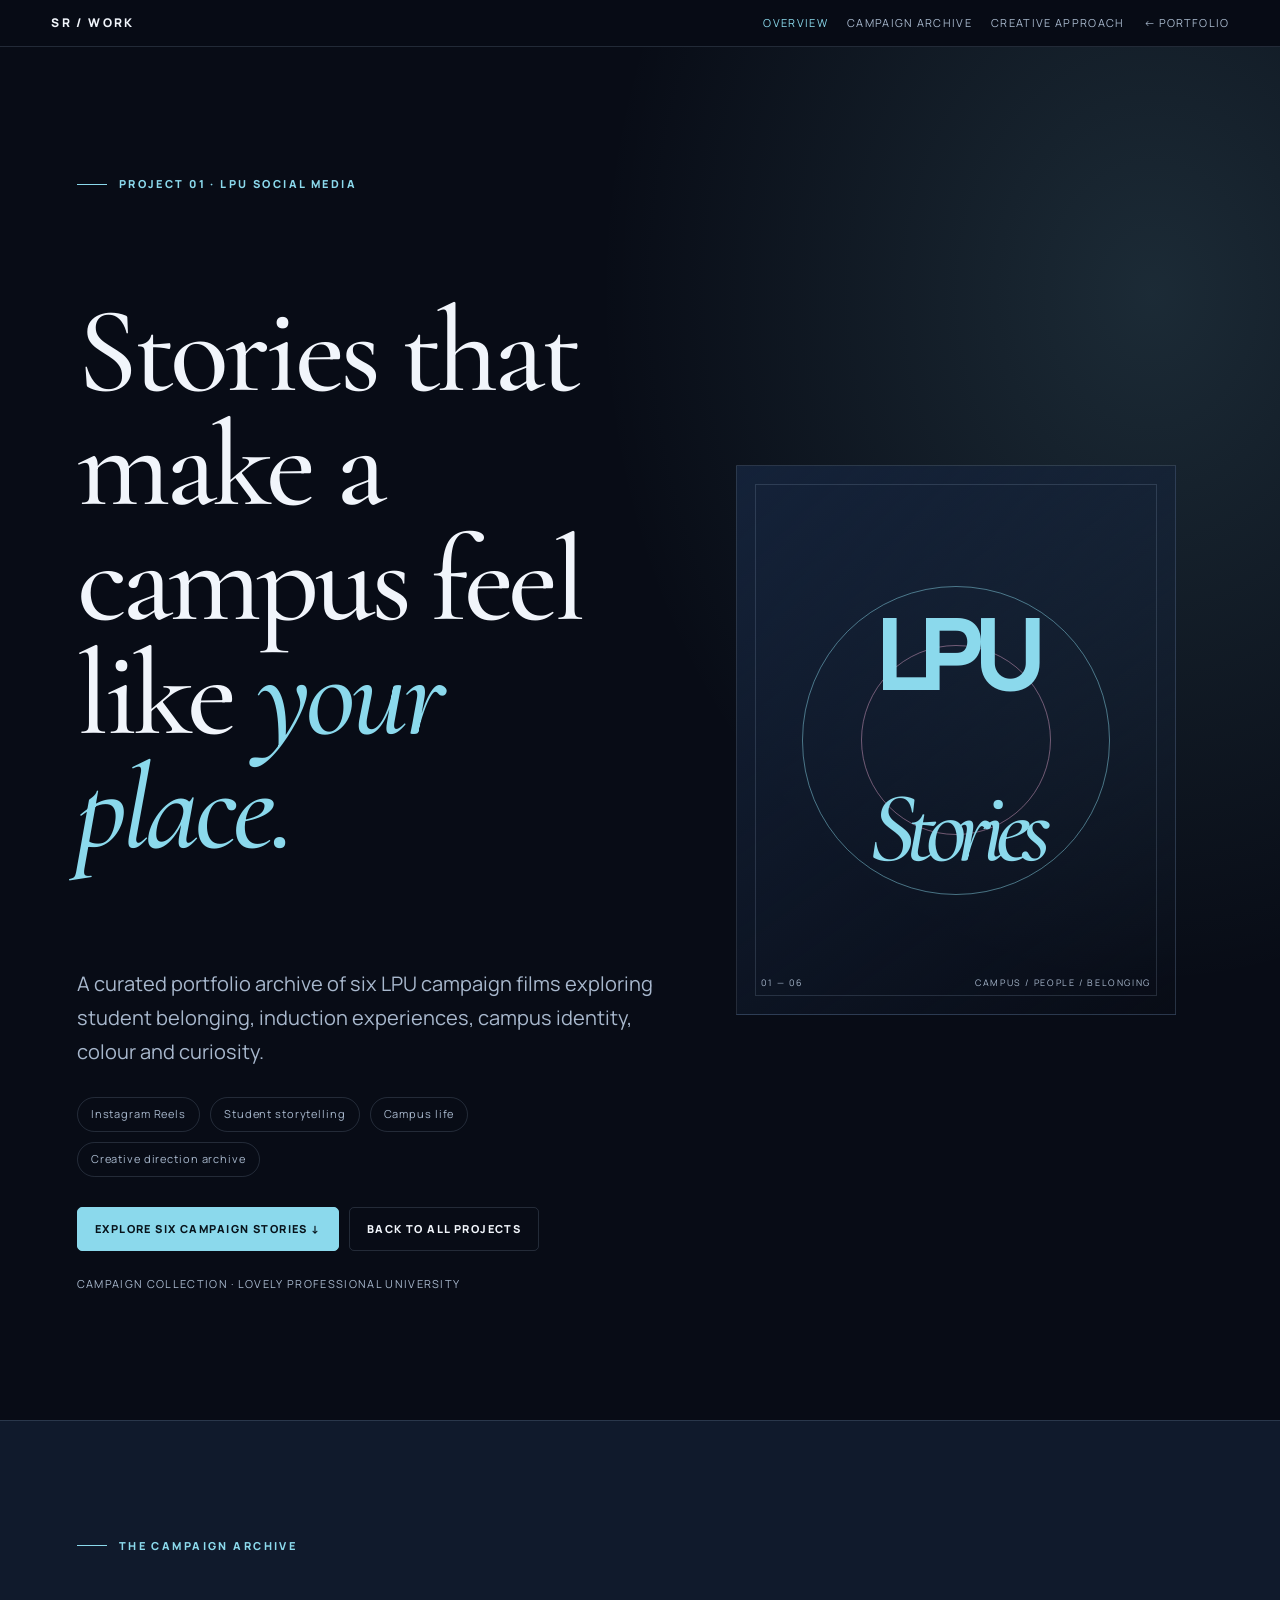
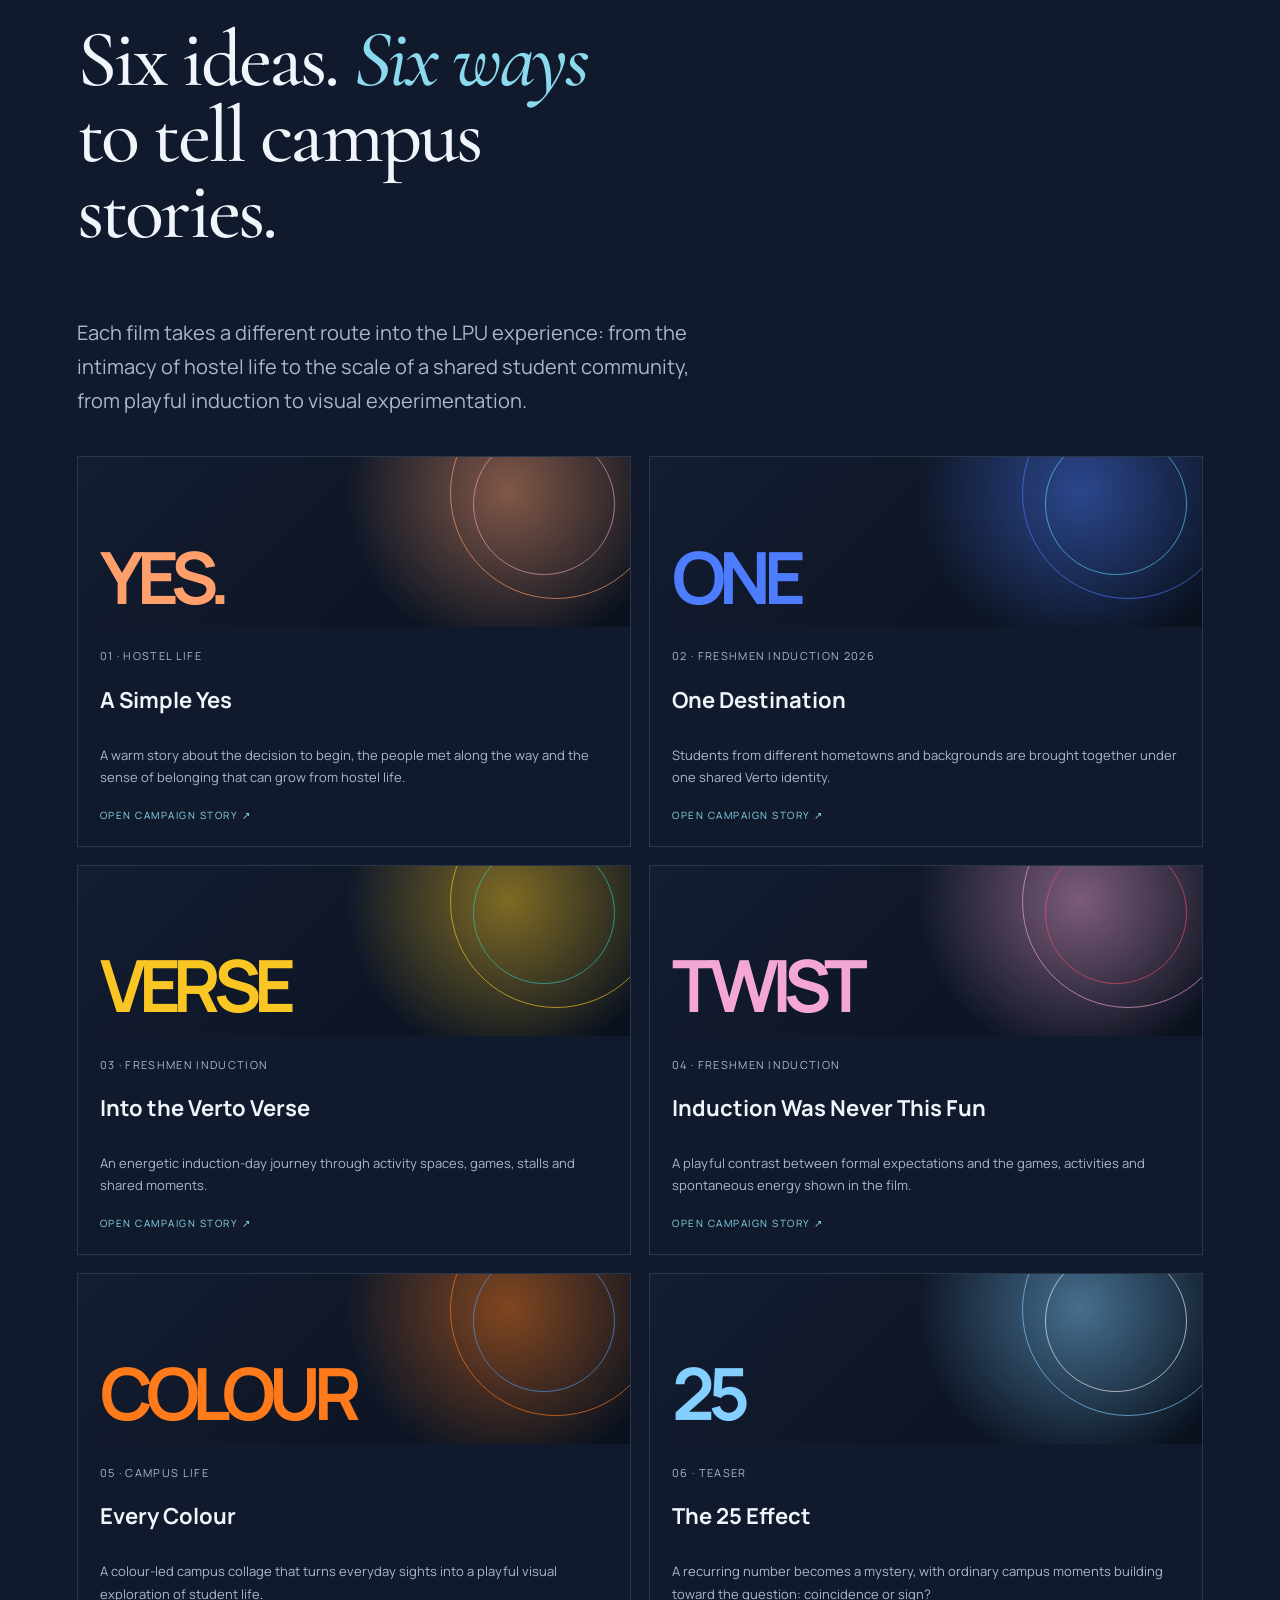
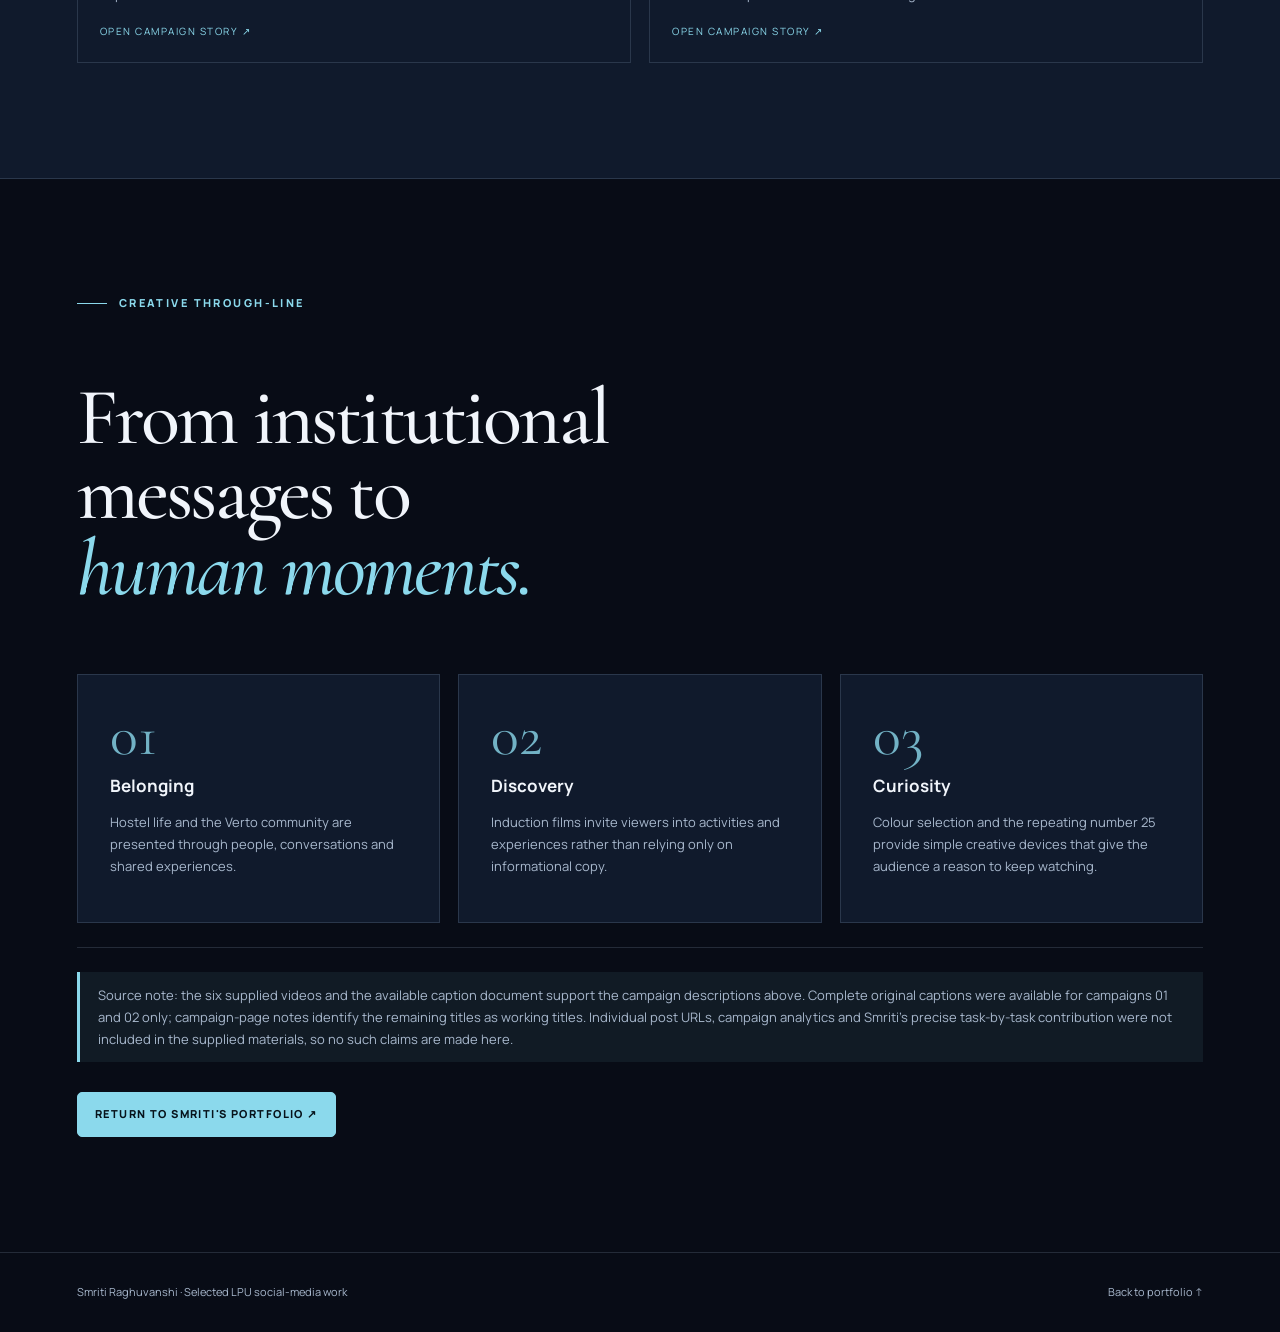
<file: public/projects/lpu-social-campaigns.html>
<!doctype html><html lang="en"><head><meta charset="utf-8"><meta name="viewport" content="width=device-width,initial-scale=1"><title>LPU Official Social Media Campaigns — Smriti Raghuvanshi</title><meta name="description" content="A portfolio archive of six Lovely Professional University social-media campaign films and their creative stories."><meta property="og:title" content="LPU Social Campaigns — Smriti Raghuvanshi"><meta name="theme-color" content="#080c16"><link rel="stylesheet" href="project-pages.css"></head><body data-theme="campaign"><div class="pp-progress"></div><nav class="pp-nav"><a class="pp-brand" href="../index.html#projects">SR / WORK</a><div class="pp-navlinks"><a href="#overview">Overview</a><a href="#archive">Campaign archive</a><a href="#approach">Creative approach</a></div><a class="pp-back" href="../index.html#projects">← Portfolio</a></nav><main>
<section class="pp-section pp-hero" id="overview" data-chapter><div class="pp-inner"><div class="pp-eyebrow">PROJECT 01 · LPU SOCIAL MEDIA</div><h1 class="pp-h1">Stories that make a campus feel like <em>your place.</em></h1><p class="pp-lede">A curated portfolio archive of six LPU campaign films exploring student belonging, induction experiences, campus identity, colour and curiosity.</p><div class="pp-meta"><span class="pp-chip">Instagram Reels</span><span class="pp-chip">Student storytelling</span><span class="pp-chip">Campus life</span><span class="pp-chip">Creative direction archive</span></div><div class="pp-actions"><a class="pp-btn primary" href="#archive">Explore six campaign stories ↓</a><a class="pp-btn" href="../index.html#projects">Back to all projects</a></div><p class="pp-small" style="margin-top:24px">Campaign collection · Lovely Professional University</p></div><div class="pp-hero-art"><div class="pp-frame"><div class="pp-frame-mark"></div><div class="pp-frame-text">LPU<br><span style="font-family:'Cormorant Garamond',serif;font-style:italic;font-weight:500">Stories</span></div><div class="pp-frame-small"><span>01 — 06</span><span>Campus / People / Belonging</span></div></div></div></section>
<section class="pp-section pp-band" data-chapter id="archive"><div class="pp-inner"><div class="pp-eyebrow">THE CAMPAIGN ARCHIVE</div><h2 class="pp-h2">Six ideas. <em>Six ways</em> to tell campus stories.</h2><p class="pp-lede">Each film takes a different route into the LPU experience: from the intimacy of hostel life to the scale of a shared student community, from playful induction to visual experimentation.</p><div class="pp-campaigns">
<a class="pp-campaign" href="../campaigns/a-simple-yes.html"><div class="pp-camp-art" style="--ca:#FF9F6B;--cb:#F4A7D4"><b>YES.</b></div><div class="pp-camp-body"><div class="pp-small">01 · Hostel life</div><h3>A Simple Yes</h3><p>A warm story about the decision to begin, the people met along the way and the sense of belonging that can grow from hostel life.</p><span>Open campaign story ↗</span></div></a>
<a class="pp-campaign" href="../campaigns/one-destination.html"><div class="pp-camp-art" style="--ca:#4D7CFF;--cb:#5FE0FF"><b>ONE</b></div><div class="pp-camp-body"><div class="pp-small">02 · Freshmen Induction 2026</div><h3>One Destination</h3><p>Students from different hometowns and backgrounds are brought together under one shared Verto identity.</p><span>Open campaign story ↗</span></div></a>
<a class="pp-campaign" href="../campaigns/into-the-verto-verse.html"><div class="pp-camp-art" style="--ca:#F9C623;--cb:#2ED3C6"><b>VERSE</b></div><div class="pp-camp-body"><div class="pp-small">03 · Freshmen Induction</div><h3>Into the Verto Verse</h3><p>An energetic induction-day journey through activity spaces, games, stalls and shared moments.</p><span>Open campaign story ↗</span></div></a>
<a class="pp-campaign" href="../campaigns/induction-was-never-this-fun.html"><div class="pp-camp-art" style="--ca:#F4A7D4;--cb:#FF4D6D"><b>TWIST</b></div><div class="pp-camp-body"><div class="pp-small">04 · Freshmen Induction</div><h3>Induction Was Never This Fun</h3><p>A playful contrast between formal expectations and the games, activities and spontaneous energy shown in the film.</p><span>Open campaign story ↗</span></div></a>
<a class="pp-campaign" href="../campaigns/every-colour.html"><div class="pp-camp-art" style="--ca:#FF7A1A;--cb:#4DA3FF"><b>COLOUR</b></div><div class="pp-camp-body"><div class="pp-small">05 · Campus life</div><h3>Every Colour</h3><p>A colour-led campus collage that turns everyday sights into a playful visual exploration of student life.</p><span>Open campaign story ↗</span></div></a>
<a class="pp-campaign" href="../campaigns/the-25-effect.html"><div class="pp-camp-art" style="--ca:#83CFFF;--cb:#FFFFFF"><b>25</b></div><div class="pp-camp-body"><div class="pp-small">06 · Teaser</div><h3>The 25 Effect</h3><p>A recurring number becomes a mystery, with ordinary campus moments building toward the question: coincidence or sign?</p><span>Open campaign story ↗</span></div></a>
</div></div></section>
<section class="pp-section" id="approach" data-chapter><div class="pp-inner"><div class="pp-eyebrow">CREATIVE THROUGH-LINE</div><h2 class="pp-h2">From institutional messages to <em>human moments.</em></h2><div class="pp-grid3" style="margin-top:36px"><article class="pp-card pp-reveal"><div class="num">01</div><h3>Belonging</h3><p>Hostel life and the Verto community are presented through people, conversations and shared experiences.</p></article><article class="pp-card pp-reveal"><div class="num">02</div><h3>Discovery</h3><p>Induction films invite viewers into activities and experiences rather than relying only on informational copy.</p></article><article class="pp-card pp-reveal"><div class="num">03</div><h3>Curiosity</h3><p>Colour selection and the repeating number 25 provide simple creative devices that give the audience a reason to keep watching.</p></article></div><div class="pp-rule"></div><p class="pp-callout">Source note: the six supplied videos and the available caption document support the campaign descriptions above. Complete original captions were available for campaigns 01 and 02 only; campaign-page notes identify the remaining titles as working titles. Individual post URLs, campaign analytics and Smriti's precise task-by-task contribution were not included in the supplied materials, so no such claims are made here.</p><div class="pp-actions"><a class="pp-btn primary" href="../index.html#projects">Return to Smriti's portfolio ↗</a></div></div></section>
</main><footer class="pp-footer"><span>Smriti Raghuvanshi · Selected LPU social-media work</span><a href="../index.html#projects">Back to portfolio ↑</a></footer><script src="project-pages.js"></script></body></html>
</file>
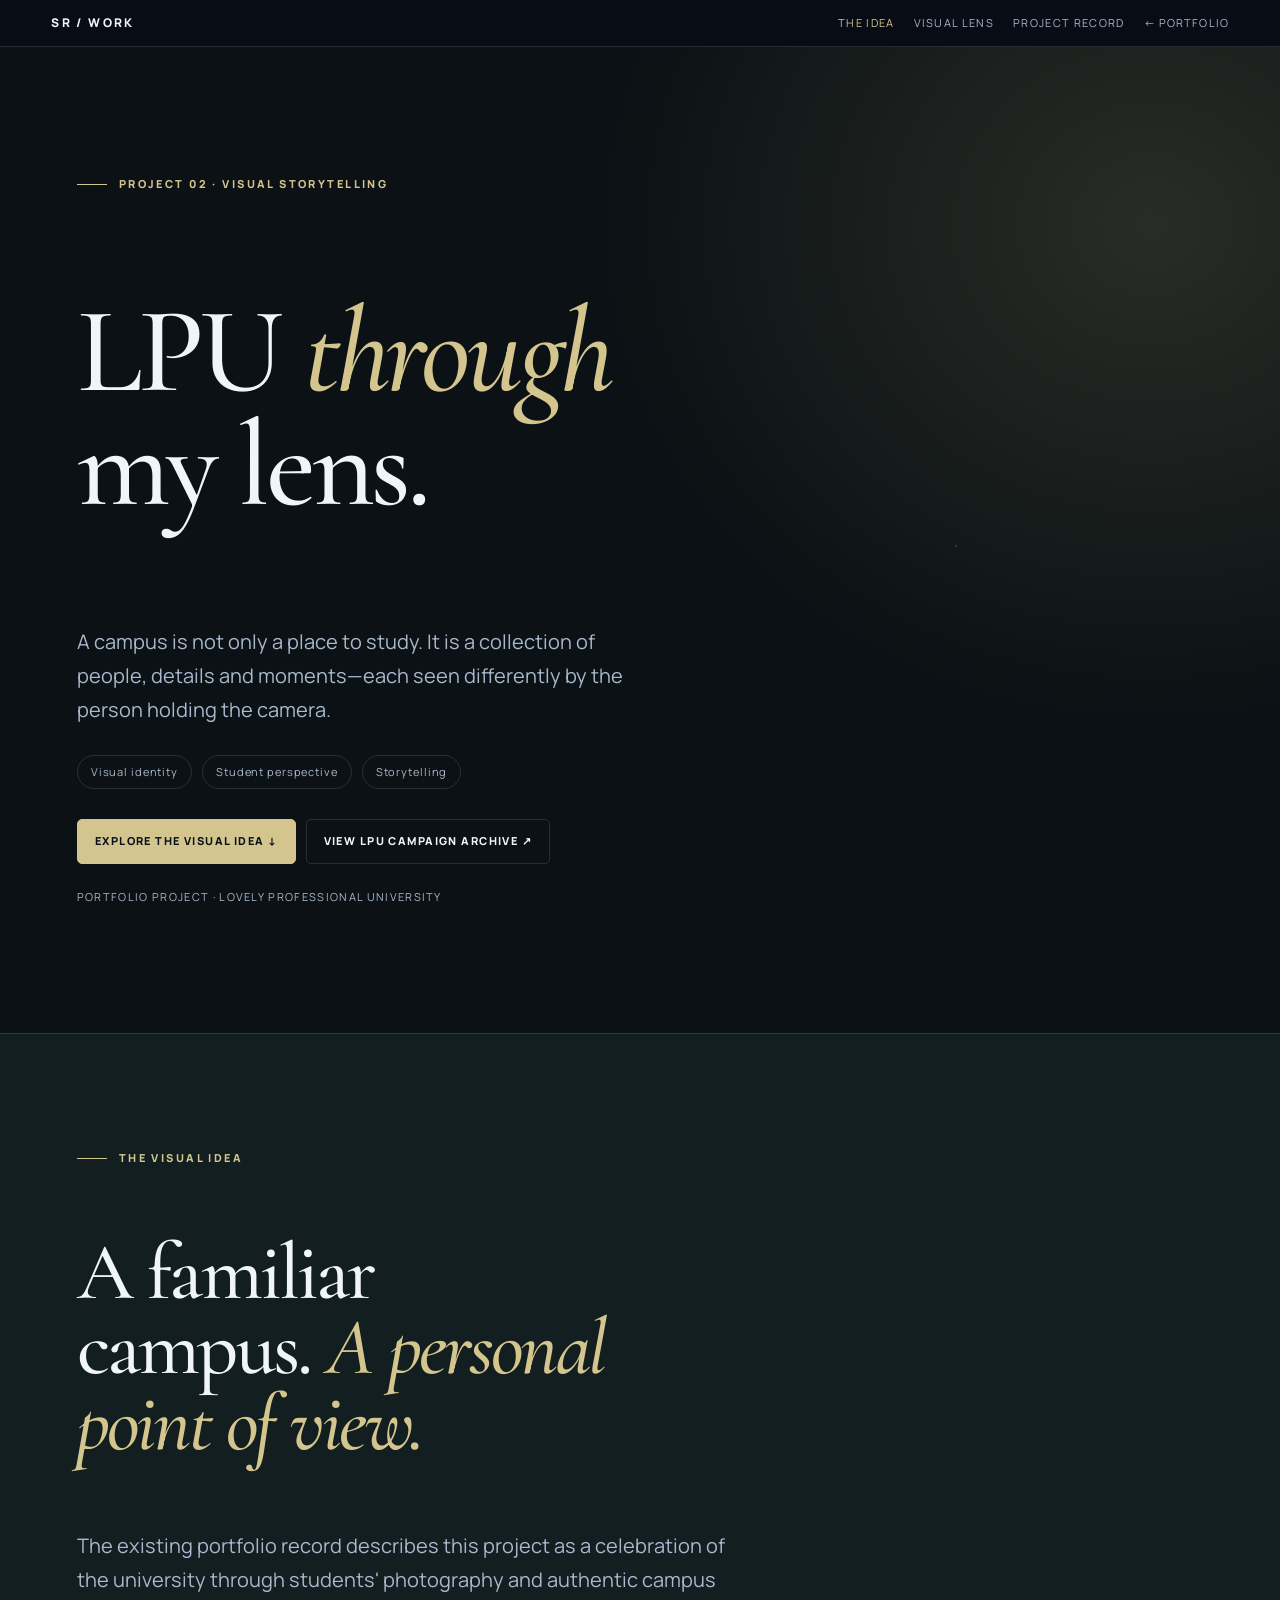
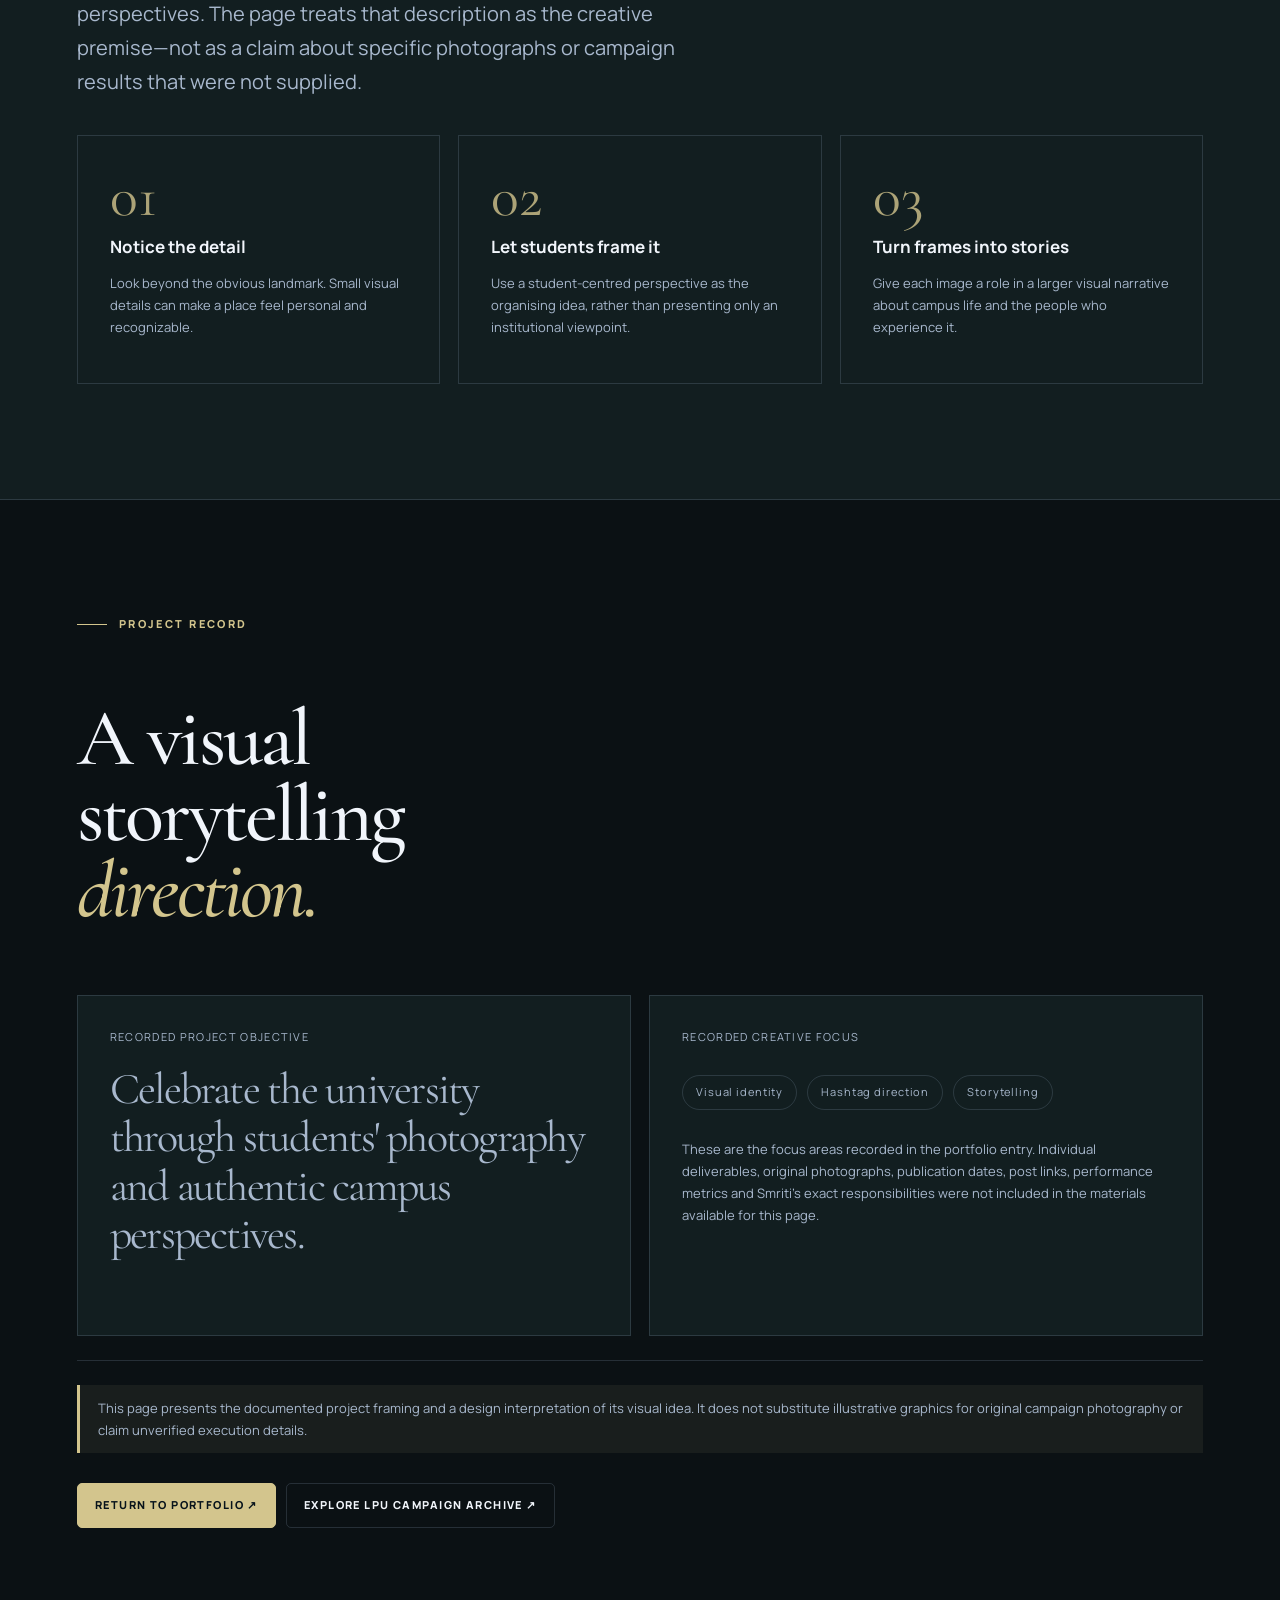
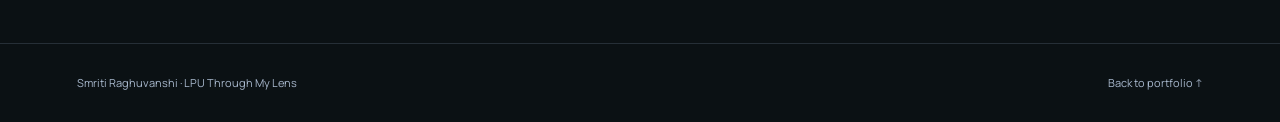
<file: public/projects/lpu-through-my-lens.html>
<!doctype html><html lang="en"><head><meta charset="utf-8"><meta name="viewport" content="width=device-width,initial-scale=1"><title>LPU Through My Lens — Smriti Raghuvanshi</title><meta name="description" content="A student-perspective visual storytelling project framing Lovely Professional University through photography and authentic campus perspectives."><meta property="og:title" content="LPU Through My Lens — Smriti Raghuvanshi"><meta name="theme-color" content="#0b1114"><link rel="stylesheet" href="project-pages.css"></head><body data-theme="lens"><div class="pp-progress"></div><nav class="pp-nav"><a class="pp-brand" href="../index.html#projects">SR / WORK</a><div class="pp-navlinks"><a href="#idea">The idea</a><a href="#lens">Visual lens</a><a href="#record">Project record</a></div><a class="pp-back" href="../index.html#projects">← Portfolio</a></nav><main>
<section class="pp-section pp-hero" id="idea" data-chapter><div><div class="pp-eyebrow">PROJECT 02 · VISUAL STORYTELLING</div><h1 class="pp-h1">LPU <em>through</em> my lens.</h1><p class="pp-lede">A campus is not only a place to study. It is a collection of people, details and moments—each seen differently by the person holding the camera.</p><div class="pp-meta"><span class="pp-chip">Visual identity</span><span class="pp-chip">Student perspective</span><span class="pp-chip">Storytelling</span></div><div class="pp-actions"><a class="pp-btn primary" href="#lens">Explore the visual idea ↓</a><a class="pp-btn" href="../projects/lpu-social-campaigns.html">View LPU campaign archive ↗</a></div><p class="pp-small" style="margin-top:24px">Portfolio project · Lovely Professional University</p></div><div class="pp-hero-art"><div class="pp-lens-visual"><div class="pp-focus-cross"></div><div style="position:absolute;left:22px;top:20px;color:var(--accent);font-size:10px;letter-spacing:.2em">FRAME / 01</div><div style="position:absolute;right:22px;top:20px;color:#b5c4a6;font-size:10px;letter-spacing:.2em">FOCUS</div><div style="position:absolute;bottom:22px;left:22px;right:22px;display:flex;justify-content:space-between;color:#e0d6b1;font-size:10px;letter-spacing:.18em"><span>PEOPLE</span><span>PLACE</span><span>PERSPECTIVE</span></div></div></div></section>
<section class="pp-section pp-band" id="lens" data-chapter><div class="pp-inner"><div class="pp-eyebrow">THE VISUAL IDEA</div><h2 class="pp-h2">A familiar campus. <em>A personal point of view.</em></h2><p class="pp-lede">The existing portfolio record describes this project as a celebration of the university through students' photography and authentic campus perspectives. The page treats that description as the creative premise—not as a claim about specific photographs or campaign results that were not supplied.</p><div class="pp-grid3" style="margin-top:36px"><article class="pp-card pp-reveal"><div class="num">01</div><h3>Notice the detail</h3><p>Look beyond the obvious landmark. Small visual details can make a place feel personal and recognizable.</p></article><article class="pp-card pp-reveal"><div class="num">02</div><h3>Let students frame it</h3><p>Use a student-centred perspective as the organising idea, rather than presenting only an institutional viewpoint.</p></article><article class="pp-card pp-reveal"><div class="num">03</div><h3>Turn frames into stories</h3><p>Give each image a role in a larger visual narrative about campus life and the people who experience it.</p></article></div></div></section>
<section class="pp-section" id="record" data-chapter><div class="pp-inner"><div class="pp-eyebrow">PROJECT RECORD</div><h2 class="pp-h2">A visual storytelling <em>direction.</em></h2><div class="pp-grid2" style="margin-top:28px"><div class="pp-card"><div class="pp-small">Recorded project objective</div><p class="pp-statement" style="font-size:clamp(27px,3.5vw,44px);margin-top:18px">Celebrate the university through students' photography and authentic campus perspectives.</p></div><div class="pp-card"><div class="pp-small">Recorded creative focus</div><div class="pp-meta"><span class="pp-chip">Visual identity</span><span class="pp-chip">Hashtag direction</span><span class="pp-chip">Storytelling</span></div><p class="pp-muted" style="font-size:13px">These are the focus areas recorded in the portfolio entry. Individual deliverables, original photographs, publication dates, post links, performance metrics and Smriti's exact responsibilities were not included in the materials available for this page.</p></div></div><div class="pp-rule"></div><p class="pp-callout">This page presents the documented project framing and a design interpretation of its visual idea. It does not substitute illustrative graphics for original campaign photography or claim unverified execution details.</p><div class="pp-actions"><a class="pp-btn primary" href="../index.html#projects">Return to portfolio ↗</a><a class="pp-btn" href="../projects/lpu-social-campaigns.html">Explore LPU campaign archive ↗</a></div></div></section>
</main><footer class="pp-footer"><span>Smriti Raghuvanshi · LPU Through My Lens</span><a href="../index.html#projects">Back to portfolio ↑</a></footer><script src="project-pages.js"></script></body></html>
</file>
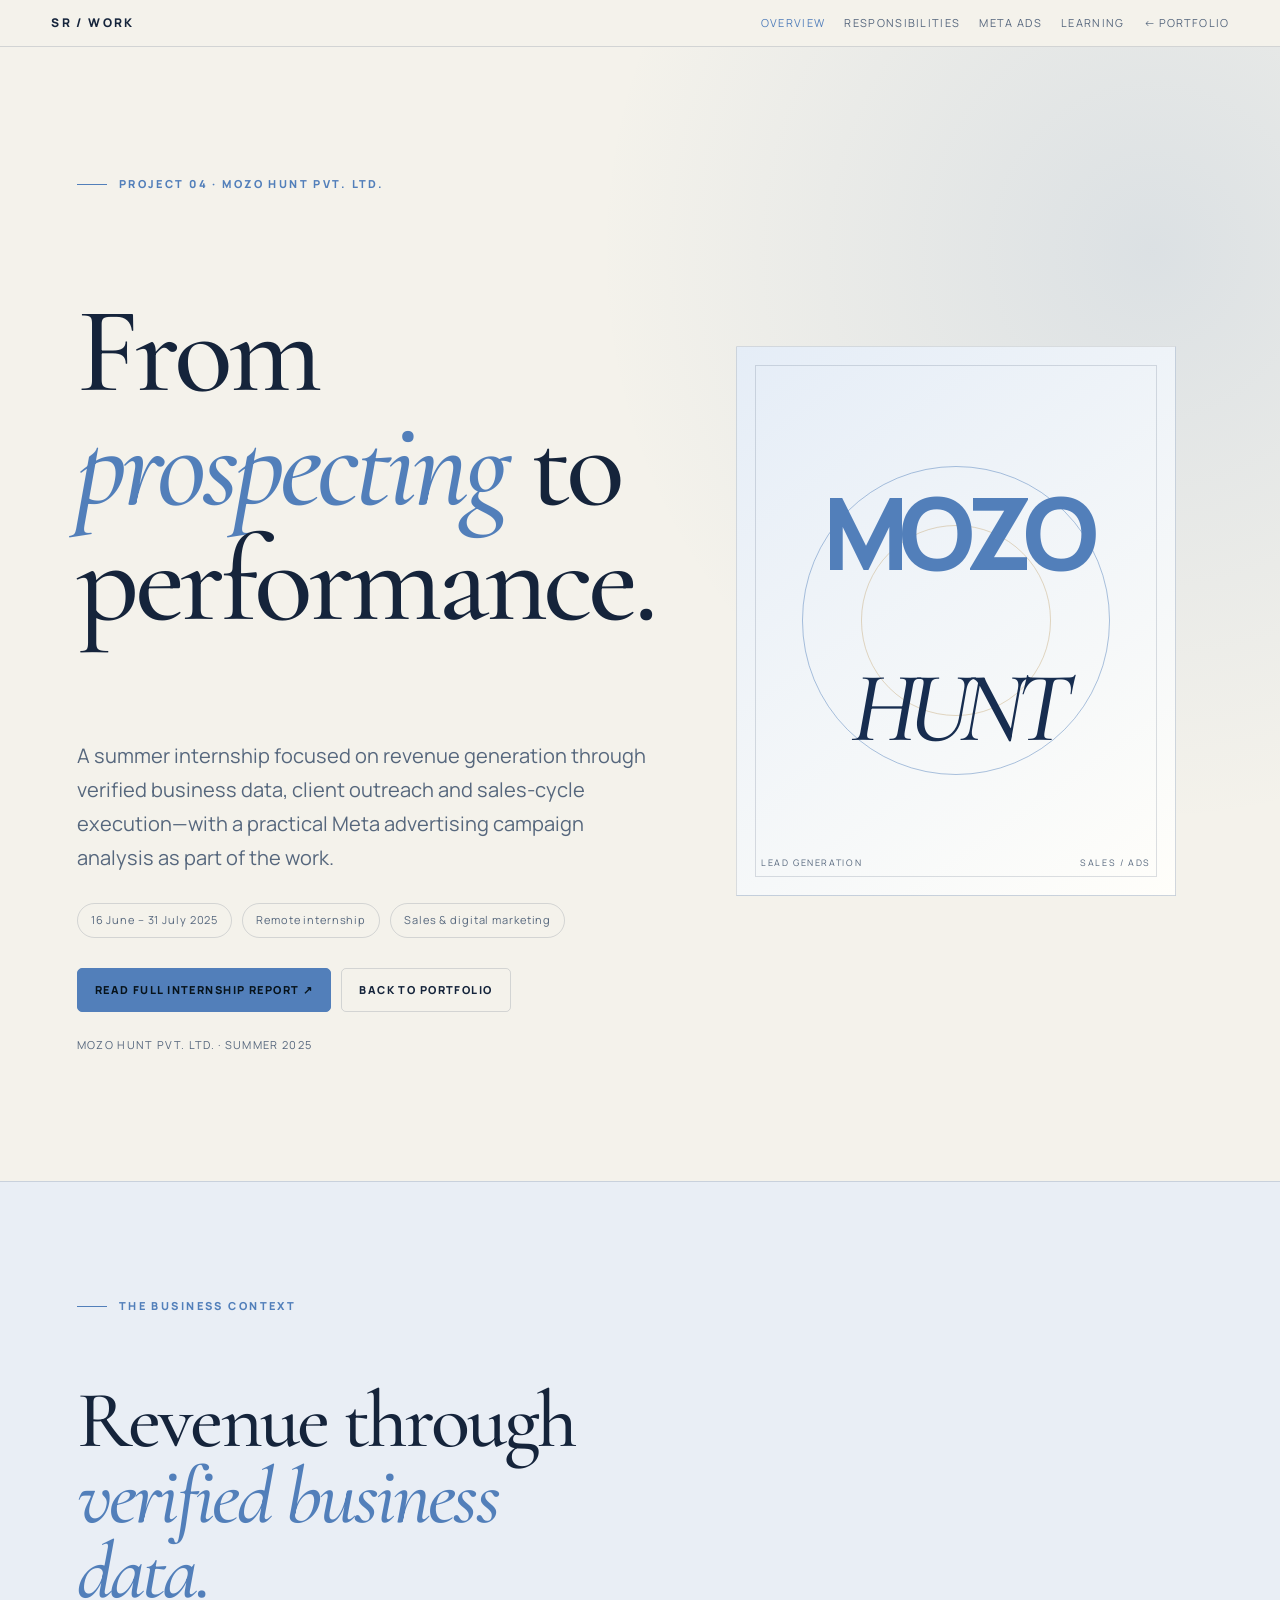
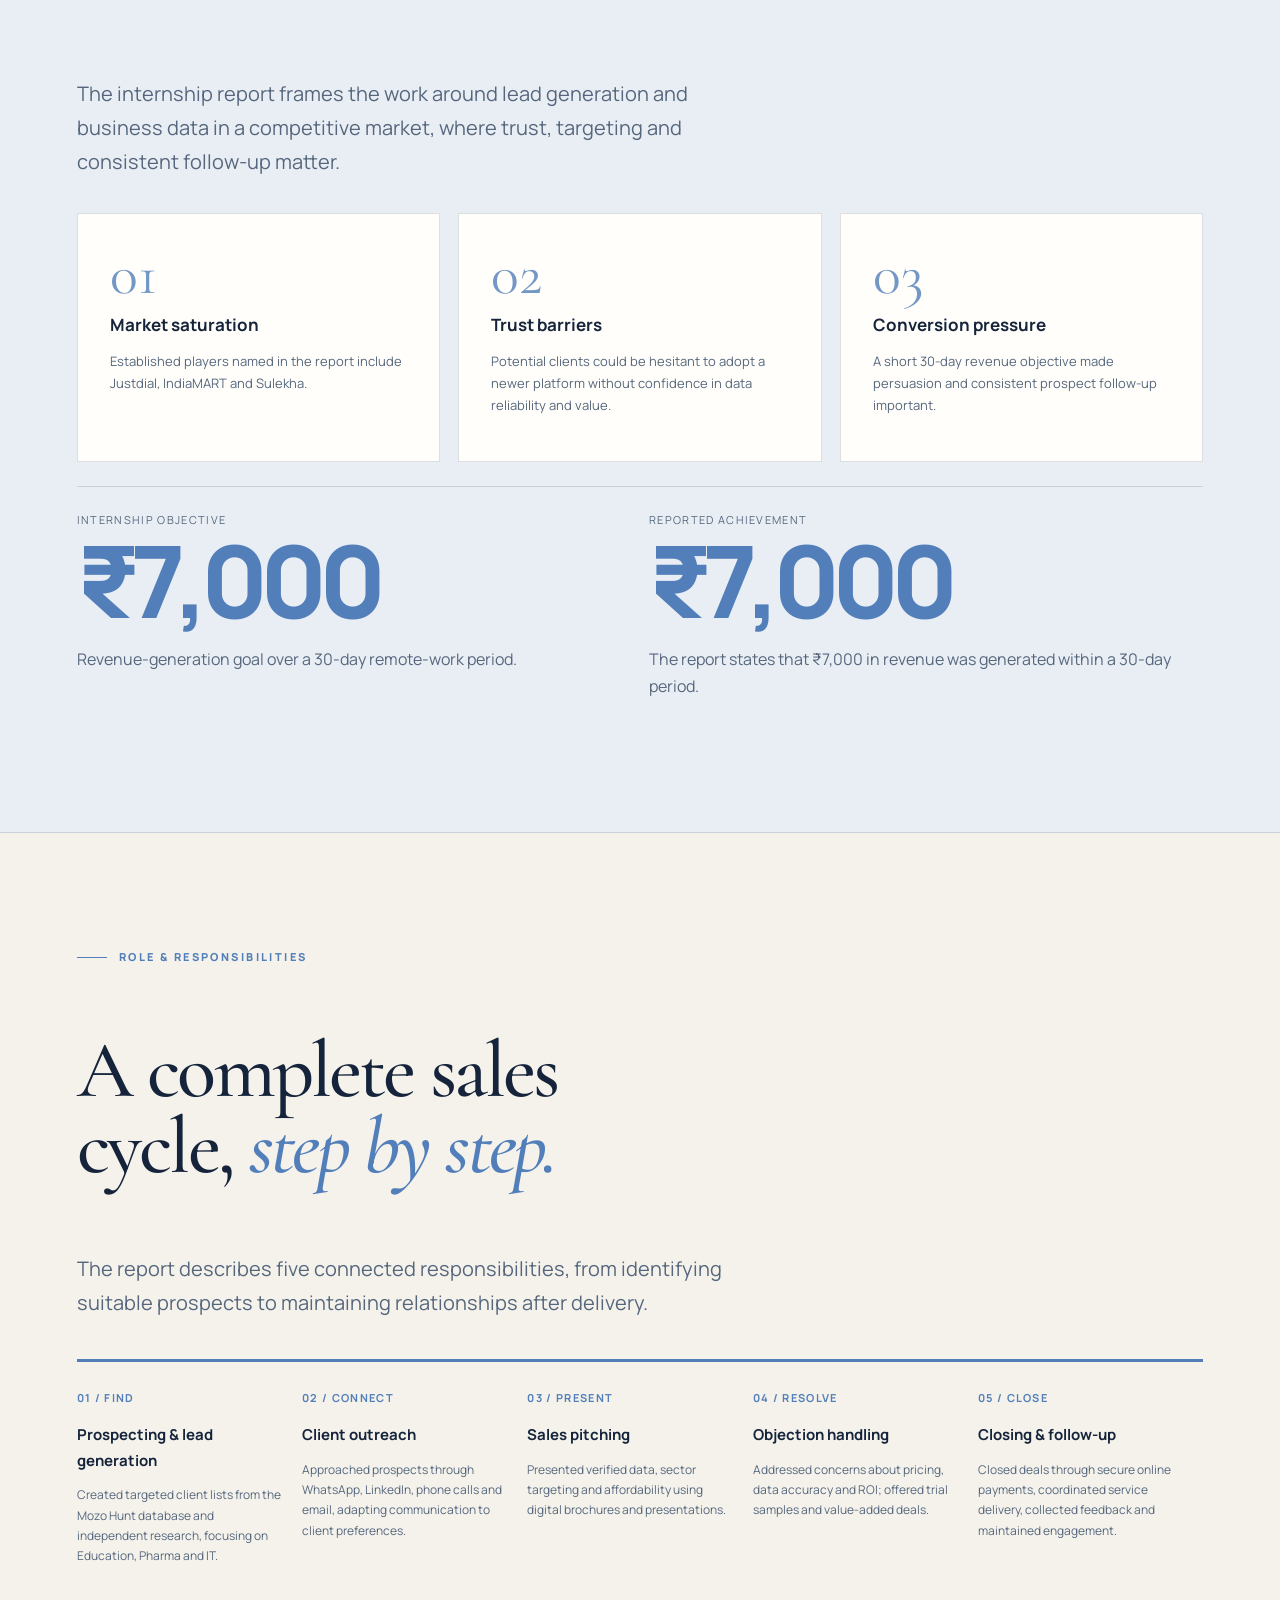
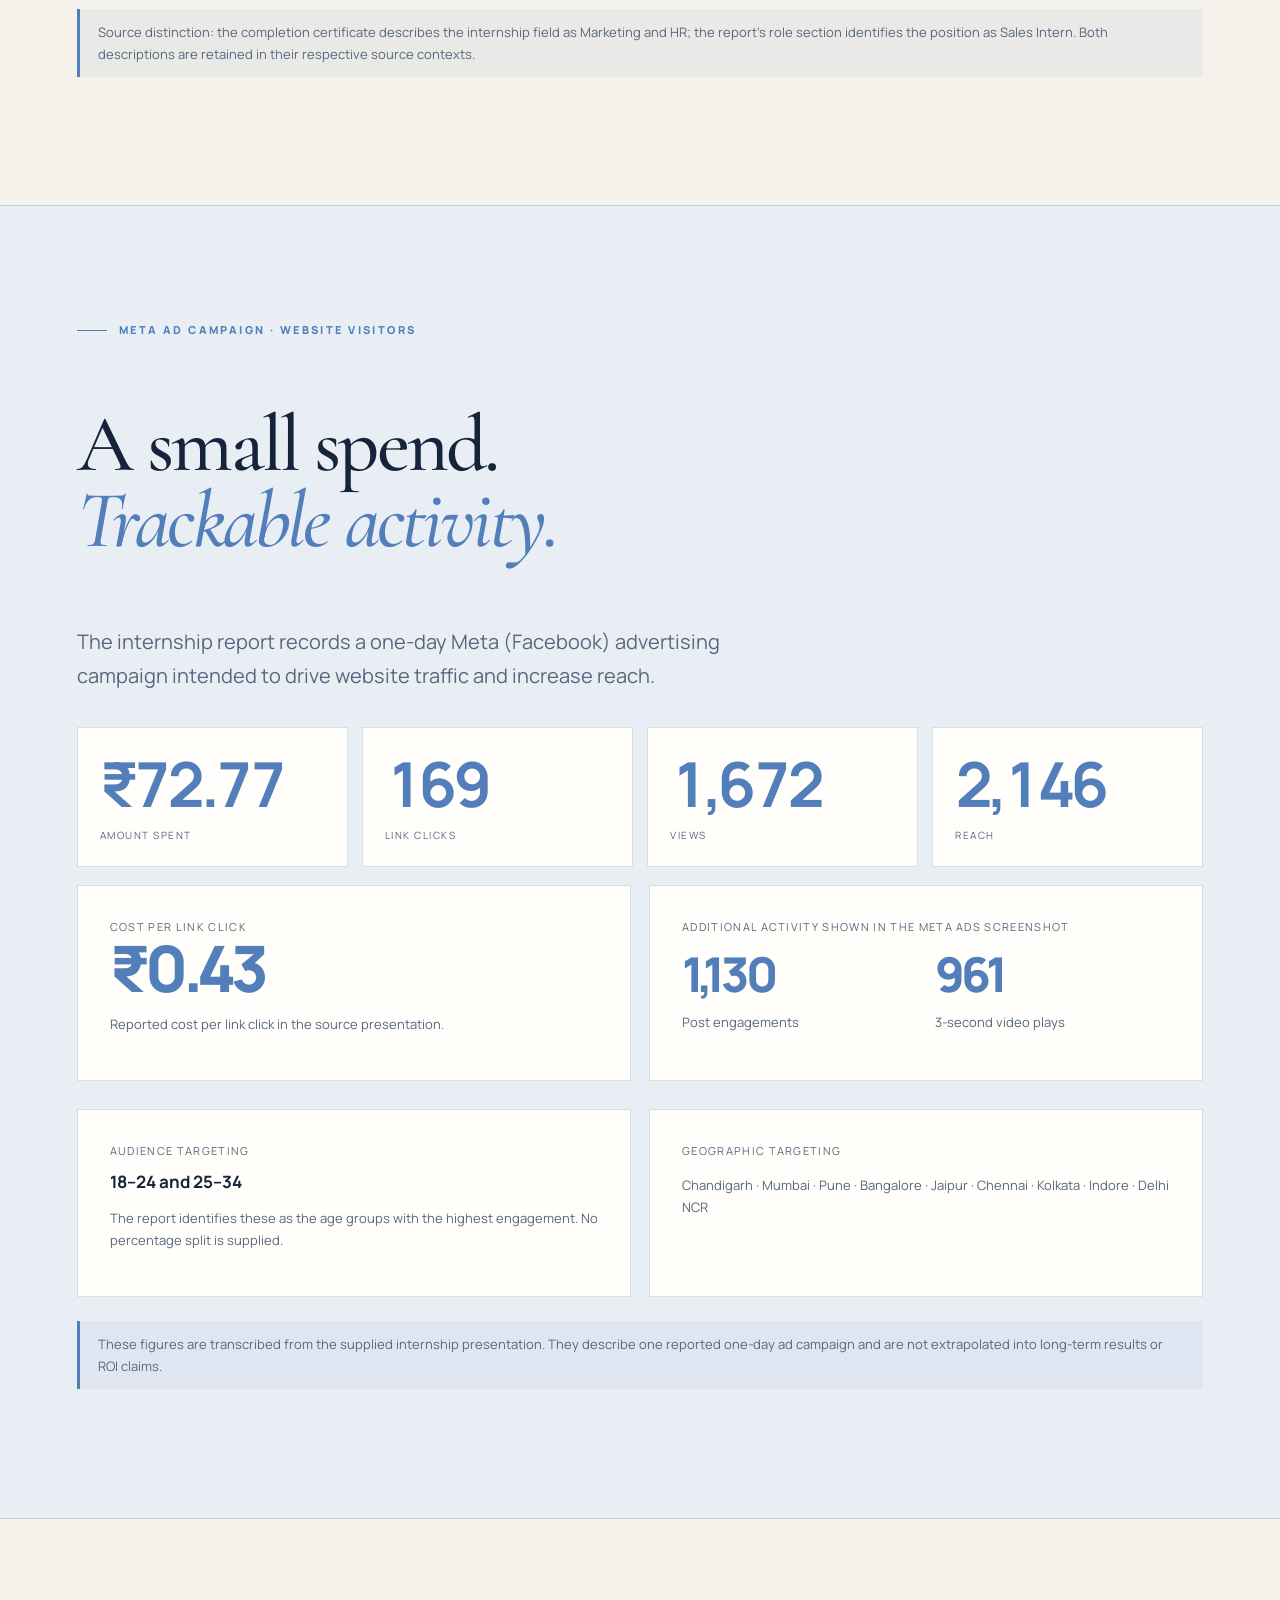
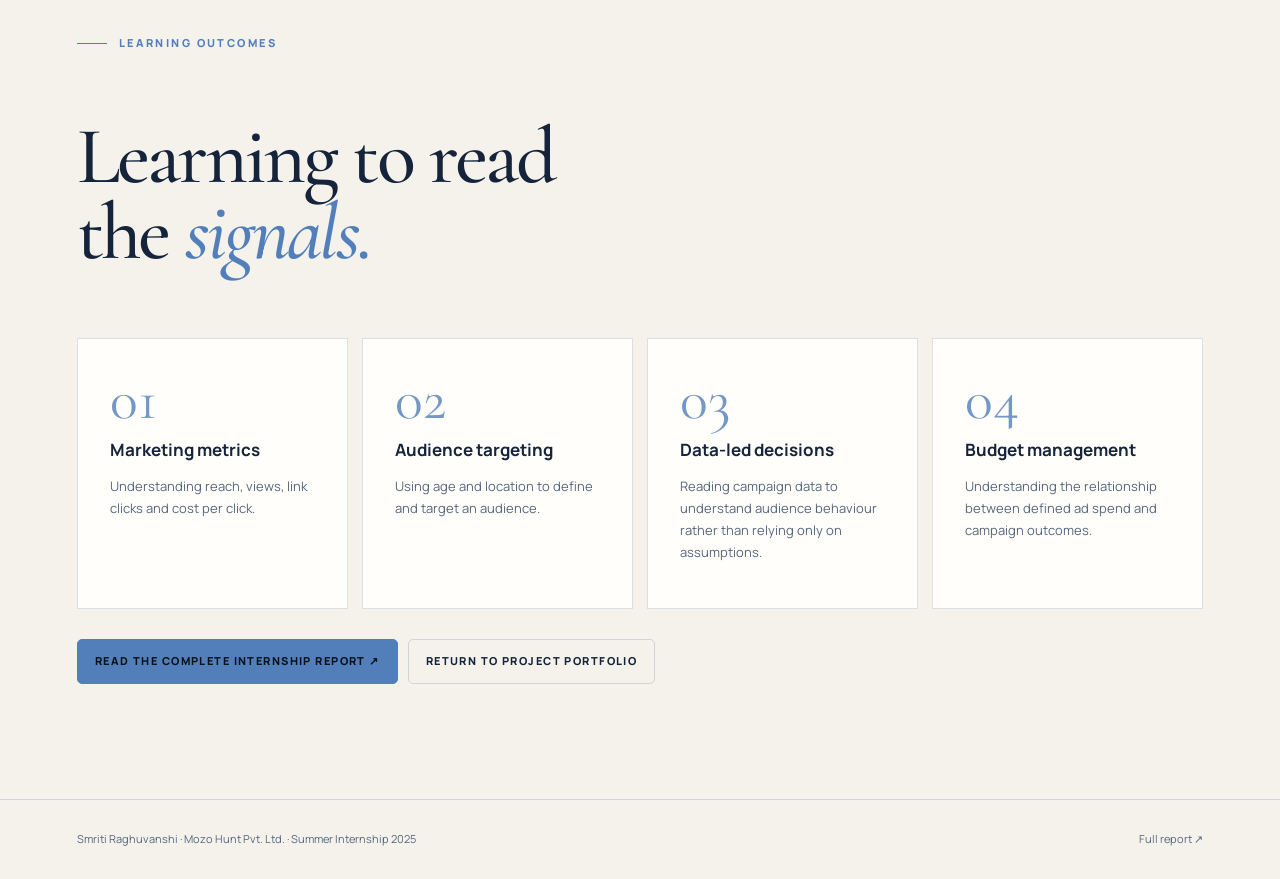
<file: public/projects/mozo-hunt-digital-marketing.html>
<!doctype html><html lang="en"><head><meta charset="utf-8"><meta name="viewport" content="width=device-width,initial-scale=1"><title>Mozo Hunt — Sales &amp; Digital Marketing Internship | Smriti Raghuvanshi</title><meta name="description" content="Smriti Raghuvanshi's Mozo Hunt internship work: lead generation, client outreach, sales cycle execution and Meta advertising campaign analysis."><meta property="og:title" content="Mozo Hunt — Sales & Digital Marketing | Smriti Raghuvanshi"><meta name="theme-color" content="#f4f2eb"><link rel="stylesheet" href="project-pages.css"></head><body data-theme="mozo"><div class="pp-progress"></div><nav class="pp-nav"><a class="pp-brand" href="../index.html#projects">SR / WORK</a><div class="pp-navlinks"><a href="#overview">Overview</a><a href="#work">Responsibilities</a><a href="#ads">Meta Ads</a><a href="#learning">Learning</a></div><a class="pp-back" href="../index.html#projects">← Portfolio</a></nav><main>
<section class="pp-section pp-hero" id="overview" data-chapter><div><div class="pp-eyebrow">PROJECT 04 · MOZO HUNT PVT. LTD.</div><h1 class="pp-h1">From <em>prospecting</em> to performance.</h1><p class="pp-lede">A summer internship focused on revenue generation through verified business data, client outreach and sales-cycle execution—with a practical Meta advertising campaign analysis as part of the work.</p><div class="pp-meta"><span class="pp-chip">16 June – 31 July 2025</span><span class="pp-chip">Remote internship</span><span class="pp-chip">Sales &amp; digital marketing</span></div><div class="pp-actions"><a class="pp-btn primary" href="../internship-report-2025.html">Read full internship report ↗</a><a class="pp-btn" href="../index.html#projects">Back to portfolio</a></div><p class="pp-small" style="margin-top:24px">Mozo Hunt Pvt. Ltd. · Summer 2025</p></div><div class="pp-hero-art"><div class="pp-frame" style="background:linear-gradient(145deg,#e5edf7,#fffefa);border-color:rgba(20,43,76,.16)"><div class="pp-frame-mark" style="border-color:rgba(20,43,76,.15)"></div><div class="pp-frame-text" style="color:#527fba">MOZO<br><span style="font-family:'Cormorant Garamond',serif;font-style:italic;font-weight:500;color:#172d50">HUNT</span></div><div class="pp-frame-small"><span style="color:#56677d">LEAD GENERATION</span><span style="color:#56677d">SALES / ADS</span></div></div></div></section>
<section class="pp-section pp-band" id="challenge" data-chapter><div class="pp-inner"><div class="pp-eyebrow">THE BUSINESS CONTEXT</div><h2 class="pp-h2">Revenue through <em>verified business data.</em></h2><p class="pp-lede">The internship report frames the work around lead generation and business data in a competitive market, where trust, targeting and consistent follow-up matter.</p><div class="pp-grid3" style="margin-top:34px"><article class="pp-card"><div class="num">01</div><h3>Market saturation</h3><p>Established players named in the report include Justdial, IndiaMART and Sulekha.</p></article><article class="pp-card"><div class="num">02</div><h3>Trust barriers</h3><p>Potential clients could be hesitant to adopt a newer platform without confidence in data reliability and value.</p></article><article class="pp-card"><div class="num">03</div><h3>Conversion pressure</h3><p>A short 30-day revenue objective made persuasion and consistent prospect follow-up important.</p></article></div><div class="pp-rule"></div><div class="pp-grid2"><div><div class="pp-small">Internship objective</div><div class="pp-number">₹7,000</div><p class="pp-muted">Revenue-generation goal over a 30-day remote-work period.</p></div><div><div class="pp-small">Reported achievement</div><div class="pp-number">₹7,000</div><p class="pp-muted">The report states that ₹7,000 in revenue was generated within a 30-day period.</p></div></div></div></section>
<section class="pp-section" id="work" data-chapter><div class="pp-inner"><div class="pp-eyebrow">ROLE &amp; RESPONSIBILITIES</div><h2 class="pp-h2">A complete sales cycle, <em>step by step.</em></h2><p class="pp-lede">The report describes five connected responsibilities, from identifying suitable prospects to maintaining relationships after delivery.</p><div class="pp-timeline"><article class="pp-step"><b>01 / FIND</b><h3>Prospecting &amp; lead generation</h3><p>Created targeted client lists from the Mozo Hunt database and independent research, focusing on Education, Pharma and IT.</p></article><article class="pp-step"><b>02 / CONNECT</b><h3>Client outreach</h3><p>Approached prospects through WhatsApp, LinkedIn, phone calls and email, adapting communication to client preferences.</p></article><article class="pp-step"><b>03 / PRESENT</b><h3>Sales pitching</h3><p>Presented verified data, sector targeting and affordability using digital brochures and presentations.</p></article><article class="pp-step"><b>04 / RESOLVE</b><h3>Objection handling</h3><p>Addressed concerns about pricing, data accuracy and ROI; offered trial samples and value-added deals.</p></article><article class="pp-step"><b>05 / CLOSE</b><h3>Closing &amp; follow-up</h3><p>Closed deals through secure online payments, coordinated service delivery, collected feedback and maintained engagement.</p></article></div><p class="pp-callout" style="margin-top:30px">Source distinction: the completion certificate describes the internship field as Marketing and HR; the report's role section identifies the position as Sales Intern. Both descriptions are retained in their respective source contexts.</p></div></section>
<section class="pp-section pp-band" id="ads" data-chapter><div class="pp-inner"><div class="pp-eyebrow">META AD CAMPAIGN · WEBSITE VISITORS</div><h2 class="pp-h2">A small spend. <em>Trackable activity.</em></h2><p class="pp-lede">The internship report records a one-day Meta (Facebook) advertising campaign intended to drive website traffic and increase reach.</p><div class="pp-grid4" style="margin-top:34px"><div class="pp-metric"><strong>₹72.77</strong><span>Amount spent</span></div><div class="pp-metric"><strong>169</strong><span>Link clicks</span></div><div class="pp-metric"><strong>1,672</strong><span>Views</span></div><div class="pp-metric"><strong>2,146</strong><span>Reach</span></div></div><div class="pp-grid2" style="margin-top:18px"><div class="pp-card"><div class="pp-small">Cost per link click</div><div class="pp-number" style="font-size:64px">₹0.43</div><p>Reported cost per link click in the source presentation.</p></div><div class="pp-card"><div class="pp-small">Additional activity shown in the Meta Ads screenshot</div><div class="pp-grid2" style="margin-top:14px"><div><div class="pp-number" style="font-size:48px">1,130</div><p>Post engagements</p></div><div><div class="pp-number" style="font-size:48px">961</div><p>3-second video plays</p></div></div></div></div><div class="pp-grid2" style="margin-top:28px"><div class="pp-card"><div class="pp-small">Audience targeting</div><h3>18–24 and 25–34</h3><p>The report identifies these as the age groups with the highest engagement. No percentage split is supplied.</p></div><div class="pp-card"><div class="pp-small">Geographic targeting</div><p>Chandigarh · Mumbai · Pune · Bangalore · Jaipur · Chennai · Kolkata · Indore · Delhi NCR</p></div></div><p class="pp-callout" style="margin-top:24px">These figures are transcribed from the supplied internship presentation. They describe one reported one-day ad campaign and are not extrapolated into long-term results or ROI claims.</p></div></section>
<section class="pp-section" id="learning" data-chapter><div class="pp-inner"><div class="pp-eyebrow">LEARNING OUTCOMES</div><h2 class="pp-h2">Learning to read the <em>signals.</em></h2><div class="pp-grid4" style="margin-top:32px"><article class="pp-card"><div class="num">01</div><h3>Marketing metrics</h3><p>Understanding reach, views, link clicks and cost per click.</p></article><article class="pp-card"><div class="num">02</div><h3>Audience targeting</h3><p>Using age and location to define and target an audience.</p></article><article class="pp-card"><div class="num">03</div><h3>Data-led decisions</h3><p>Reading campaign data to understand audience behaviour rather than relying only on assumptions.</p></article><article class="pp-card"><div class="num">04</div><h3>Budget management</h3><p>Understanding the relationship between defined ad spend and campaign outcomes.</p></article></div><div class="pp-actions"><a class="pp-btn primary" href="../internship-report-2025.html">Read the complete internship report ↗</a><a class="pp-btn" href="../index.html#projects">Return to project portfolio</a></div></div></section>
</main><footer class="pp-footer"><span>Smriti Raghuvanshi · Mozo Hunt Pvt. Ltd. · Summer Internship 2025</span><a href="../internship-report-2025.html">Full report ↗</a></footer><script src="project-pages.js"></script></body></html>
</file>
<file: public/projects/project-pages.css>
@import url('https://fonts.googleapis.com/css2?family=Cormorant+Garamond:ital,wght@0,500;0,600;1,500;1,600&family=Manrope:wght@400;500;600;700;800&display=swap');
:root{--bg:#080c16;--surface:#101a2c;--surface2:#142239;--line:rgba(182,205,235,.16);--text:#f1f5fb;--muted:#a8b8cd;--accent:#8bd9ec;--accent2:#e7a9cf;--paper:#f4f1e9;--ink:#17243a}
*{box-sizing:border-box}html{scroll-behavior:smooth;scroll-padding-top:84px}body{margin:0;background:var(--bg);color:var(--text);font:400 16px/1.7 Manrope,sans-serif;overflow-x:hidden}a{color:inherit}button{font:inherit}img,svg{max-width:100%}
body[data-theme="lens"]{--bg:#0b1114;--surface:#121e20;--surface2:#1a292a;--accent:#d3c58d;--accent2:#89b4a6}
body[data-theme="anniversary"]{--bg:#070b13;--surface:#101827;--surface2:#18243a;--accent:#83caff;--accent2:#e7c879}
body[data-theme="mozo"]{--bg:#f4f2eb;--surface:#fffefa;--surface2:#e9eef5;--line:rgba(20,43,76,.15);--text:#15243b;--muted:#56677d;--accent:#527fba;--accent2:#c5a978}
*::selection{background:var(--accent);color:#07111d}
.pp-nav{position:sticky;top:0;z-index:20;display:flex;align-items:center;gap:1.2rem;padding:13px clamp(18px,4vw,58px);background:rgba(8,12,22,.84);backdrop-filter:blur(16px);border-bottom:1px solid var(--line)}
body[data-theme="lens"] .pp-nav,body[data-theme="anniversary"] .pp-nav{background:rgba(8,12,22,.88)}
body[data-theme="mozo"] .pp-nav{background:rgba(244,242,235,.9)}
.pp-brand{font-size:12px;font-weight:800;letter-spacing:.2em;text-decoration:none}.pp-navlinks{display:flex;gap:19px;overflow:auto;scrollbar-width:none;margin-left:auto}.pp-navlinks a{font-size:11px;letter-spacing:.12em;text-transform:uppercase;text-decoration:none;color:var(--muted);white-space:nowrap}.pp-navlinks a:hover,.pp-navlinks a.active{color:var(--accent)}
.pp-back{font-size:11px;text-transform:uppercase;letter-spacing:.1em;text-decoration:none;color:var(--muted);white-space:nowrap}
.pp-progress{position:fixed;left:0;top:0;width:0;height:3px;background:linear-gradient(90deg,var(--accent),var(--accent2));z-index:40}
.pp-section{padding:clamp(64px,9vw,124px) clamp(20px,6vw,86px);position:relative}.pp-inner{max-width:1240px;margin:auto}.pp-eyebrow{display:flex;align-items:center;gap:12px;color:var(--accent);font-size:11px;font-weight:800;letter-spacing:.22em;text-transform:uppercase;margin-bottom:22px}.pp-eyebrow:before{content:"";width:30px;height:1px;background:currentColor}
.pp-h1,.pp-h2,.pp-display{font-family:'Cormorant Garamond',serif;font-weight:500;letter-spacing:-.035em;line-height:.94}.pp-h1{font-size:clamp(56px,9.5vw,138px);max-width:11ch}.pp-h2{font-size:clamp(44px,6.3vw,88px);max-width:14ch}.pp-display{font-size:clamp(72px,13vw,190px);line-height:.78}
.pp-h1 em,.pp-h2 em,.pp-display em{color:var(--accent);font-weight:500}.pp-lede{max-width:650px;font-size:clamp(16px,1.6vw,20px);color:var(--muted);margin-top:25px}
.pp-meta{display:flex;gap:10px;flex-wrap:wrap;margin:28px 0}.pp-chip{border:1px solid var(--line);border-radius:100px;padding:7px 13px;color:var(--muted);font-size:11px;letter-spacing:.08em}
.pp-actions{display:flex;gap:10px;flex-wrap:wrap;margin-top:30px}.pp-btn{display:inline-flex;align-items:center;justify-content:center;gap:10px;padding:12px 17px;border:1px solid var(--line);border-radius:5px;background:transparent;color:var(--text);font-size:11px;font-weight:800;letter-spacing:.13em;text-decoration:none;text-transform:uppercase;transition:transform .25s,border-color .25s,background .25s}.pp-btn.primary{background:var(--accent);border-color:var(--accent);color:#07131b}.pp-btn:hover{transform:translateY(-2px);border-color:var(--accent)}
.pp-hero{min-height:78vh;display:grid;grid-template-columns:1.08fr .92fr;align-items:center;gap:4vw;padding-top:clamp(76px,10vw,140px);overflow:hidden;background:radial-gradient(60% 70% at 90% 18%,color-mix(in srgb,var(--accent) 15%,transparent),transparent 72%)}
.pp-hero-art{min-height:460px;position:relative;display:grid;place-items:center}.pp-frame{width:min(440px,90%);aspect-ratio:4/5;border:1px solid var(--line);position:relative;display:grid;place-items:center;overflow:hidden;background:linear-gradient(145deg,var(--surface2),transparent)}.pp-frame:before,.pp-frame:after{content:"";position:absolute;width:70%;aspect-ratio:1;border:1px solid color-mix(in srgb,var(--accent) 48%,transparent);border-radius:50%}.pp-frame:after{width:43%;border-color:color-mix(in srgb,var(--accent2) 45%,transparent)}
.pp-frame-mark{position:absolute;inset:18px;border:1px solid var(--line);pointer-events:none}.pp-frame-text{position:relative;text-align:center;z-index:1;font-size:clamp(52px,8vw,100px);font-weight:800;letter-spacing:-.1em;color:var(--accent)}.pp-frame-small{position:absolute;bottom:24px;left:24px;right:24px;display:flex;justify-content:space-between;font-size:9px;letter-spacing:.18em;color:var(--muted);text-transform:uppercase}
.pp-grid2{display:grid;grid-template-columns:repeat(2,minmax(0,1fr));gap:18px}.pp-grid3{display:grid;grid-template-columns:repeat(3,minmax(0,1fr));gap:18px}.pp-grid4{display:grid;grid-template-columns:repeat(4,minmax(0,1fr));gap:14px}
.pp-card{background:var(--surface);border:1px solid var(--line);padding:clamp(20px,3vw,32px);position:relative;min-width:0}.pp-card .num{font-family:'Cormorant Garamond',serif;font-size:58px;line-height:1;color:var(--accent);opacity:.8}.pp-card h3{font-size:17px;line-height:1.35;margin:10px 0}.pp-card p,.pp-card li{font-size:13px;color:var(--muted)}.pp-card ul{padding-left:18px}.pp-card li{margin:6px 0}
.pp-rule{height:1px;background:var(--line);margin:24px 0}.pp-muted{color:var(--muted)}.pp-small{font-size:11px;color:var(--muted);letter-spacing:.12em;text-transform:uppercase}.pp-statement{font-size:clamp(27px,4vw,52px);line-height:1.1;letter-spacing:-.04em;font-family:'Cormorant Garamond',serif;max-width:1000px}.pp-statement em{color:var(--accent)}
.pp-band{background:var(--surface);border-block:1px solid var(--line)}.pp-number{font-size:clamp(44px,8vw,100px);font-weight:800;line-height:1;color:var(--accent);letter-spacing:-.08em}.pp-metric{background:var(--surface);border:1px solid var(--line);padding:22px}.pp-metric strong{display:block;font-size:clamp(34px,5vw,62px);letter-spacing:-.07em;line-height:1.1;color:var(--accent);font-variant-numeric:tabular-nums}.pp-metric span{display:block;color:var(--muted);font-size:10px;text-transform:uppercase;letter-spacing:.15em;margin-top:8px}
.pp-timeline{display:grid;grid-template-columns:repeat(5,minmax(0,1fr));gap:0;border-top:1px solid var(--line);margin-top:40px}.pp-step{padding:21px 18px 0 0;border-top:3px solid var(--accent);margin-top:-2px}.pp-step b{font-size:11px;color:var(--accent);letter-spacing:.12em}.pp-step h3{font-size:15px;margin:12px 0 5px}.pp-step p{font-size:12px;color:var(--muted)}
.pp-campaigns{display:grid;grid-template-columns:repeat(2,minmax(0,1fr));gap:18px;margin-top:38px}.pp-campaign{display:flex;flex-direction:column;min-height:310px;border:1px solid var(--line);background:var(--surface);text-decoration:none;overflow:hidden;transition:transform .3s,border-color .3s}.pp-campaign:hover{transform:translateY(-5px);border-color:var(--accent)}.pp-camp-art{height:170px;position:relative;overflow:hidden;display:flex;align-items:end;padding:22px;background:radial-gradient(circle at 78% 20%,color-mix(in srgb,var(--ca) 48%,transparent),transparent 36%),linear-gradient(135deg,#141d31,#09111e)}.pp-camp-art:before{content:"";position:absolute;width:210px;height:210px;border:1px solid color-mix(in srgb,var(--ca) 65%,transparent);border-radius:50%;right:-32px;top:-70px}.pp-camp-art:after{content:"";position:absolute;width:140px;height:140px;border:1px solid color-mix(in srgb,var(--cb) 60%,transparent);border-radius:50%;right:15px;top:-24px}.pp-camp-art b{position:relative;z-index:1;font-size:clamp(42px,6vw,72px);line-height:.8;letter-spacing:-.1em;color:var(--ca);text-transform:uppercase}.pp-camp-body{padding:20px 22px 22px;display:flex;flex-direction:column;flex:1}.pp-camp-body h3{font-size:22px;line-height:1.1}.pp-camp-body p{font-size:13px;color:var(--muted);margin:10px 0 18px}.pp-camp-body span{margin-top:auto;font-size:10px;letter-spacing:.15em;color:var(--accent);text-transform:uppercase}
.pp-callout{border-left:3px solid var(--accent);padding:12px 18px;background:color-mix(in srgb,var(--accent) 7%,transparent);color:var(--muted);font-size:13px}.pp-footer{padding:30px clamp(20px,6vw,86px);border-top:1px solid var(--line);display:flex;justify-content:space-between;gap:18px;flex-wrap:wrap;color:var(--muted);font-size:11px}.pp-footer a{text-decoration:none}.pp-reveal{opacity:0;transform:translateY(24px);transition:opacity .7s ease,transform .7s ease}.pp-reveal.visible{opacity:1;transform:none}
.pp-lens-visual{position:relative;aspect-ratio:5/4;background:linear-gradient(145deg,#243d3a,#101c20);border:1px solid var(--line);overflow:hidden}.pp-lens-visual:before{content:"";position:absolute;inset:10%;border:1px solid rgba(211,197,141,.5)}.pp-lens-visual:after{content:"";position:absolute;width:42%;aspect-ratio:1;border:1px solid var(--accent);border-radius:50%;left:29%;top:25%;box-shadow:0 0 0 18px rgba(211,197,141,.06),0 0 0 44px rgba(211,197,141,.035)}.pp-focus-cross{position:absolute;left:50%;top:46%;width:34px;height:34px;transform:translate(-50%,-50%);z-index:2}.pp-focus-cross:before,.pp-focus-cross:after{content:"";position:absolute;background:var(--accent)}.pp-focus-cross:before{width:1px;height:100%;left:50%}.pp-focus-cross:after{height:1px;width:100%;top:50%}
.pp-anniv-art{position:relative;min-height:430px;display:flex;align-items:center;justify-content:center;overflow:hidden;background:radial-gradient(circle at 50% 50%,rgba(131,202,255,.15),transparent 58%);border:1px solid var(--line)}.pp-anniv-art:before{content:"25";font-weight:800;font-size:clamp(180px,34vw,430px);letter-spacing:-.13em;line-height:.8;color:transparent;-webkit-text-stroke:1px rgba(131,202,255,.55)}.pp-anniv-art:after{content:"THEN  /  NOW";position:absolute;bottom:24px;left:26px;right:26px;text-align:center;letter-spacing:.3em;font-size:10px;color:var(--muted)}
.pp-table{width:100%;border-collapse:collapse}.pp-table th,.pp-table td{padding:14px 12px;text-align:left;border-bottom:1px solid var(--line);font-size:13px}.pp-table th{font-size:10px;text-transform:uppercase;letter-spacing:.15em;color:var(--accent)}.pp-table td{color:var(--muted)}
body[data-theme="mozo"] .pp-band{background:#e9eef5}
@media(max-width:850px){.pp-hero{grid-template-columns:1fr;min-height:auto}.pp-hero-art{min-height:350px}.pp-grid3,.pp-grid4{grid-template-columns:repeat(2,minmax(0,1fr))}.pp-timeline{grid-template-columns:1fr;border-top:0;border-left:1px solid var(--line);margin-left:8px}.pp-step{border-top:0;border-left:3px solid var(--accent);padding:0 0 24px 18px;margin-left:-2px}.pp-campaigns{grid-template-columns:1fr}}
@media(max-width:560px){.pp-nav{gap:10px}.pp-navlinks{gap:13px}.pp-back{display:none}.pp-grid2,.pp-grid3,.pp-grid4{grid-template-columns:1fr}.pp-h1{font-size:58px}.pp-hero-art{min-height:290px}.pp-frame{width:82%}.pp-table{min-width:620px}.pp-section{padding-inline:20px}}
@media(prefers-reduced-motion:reduce){html{scroll-behavior:auto}*,*:before,*:after{animation:none!important;transition:none!important}.pp-reveal{opacity:1;transform:none}}
</file>
